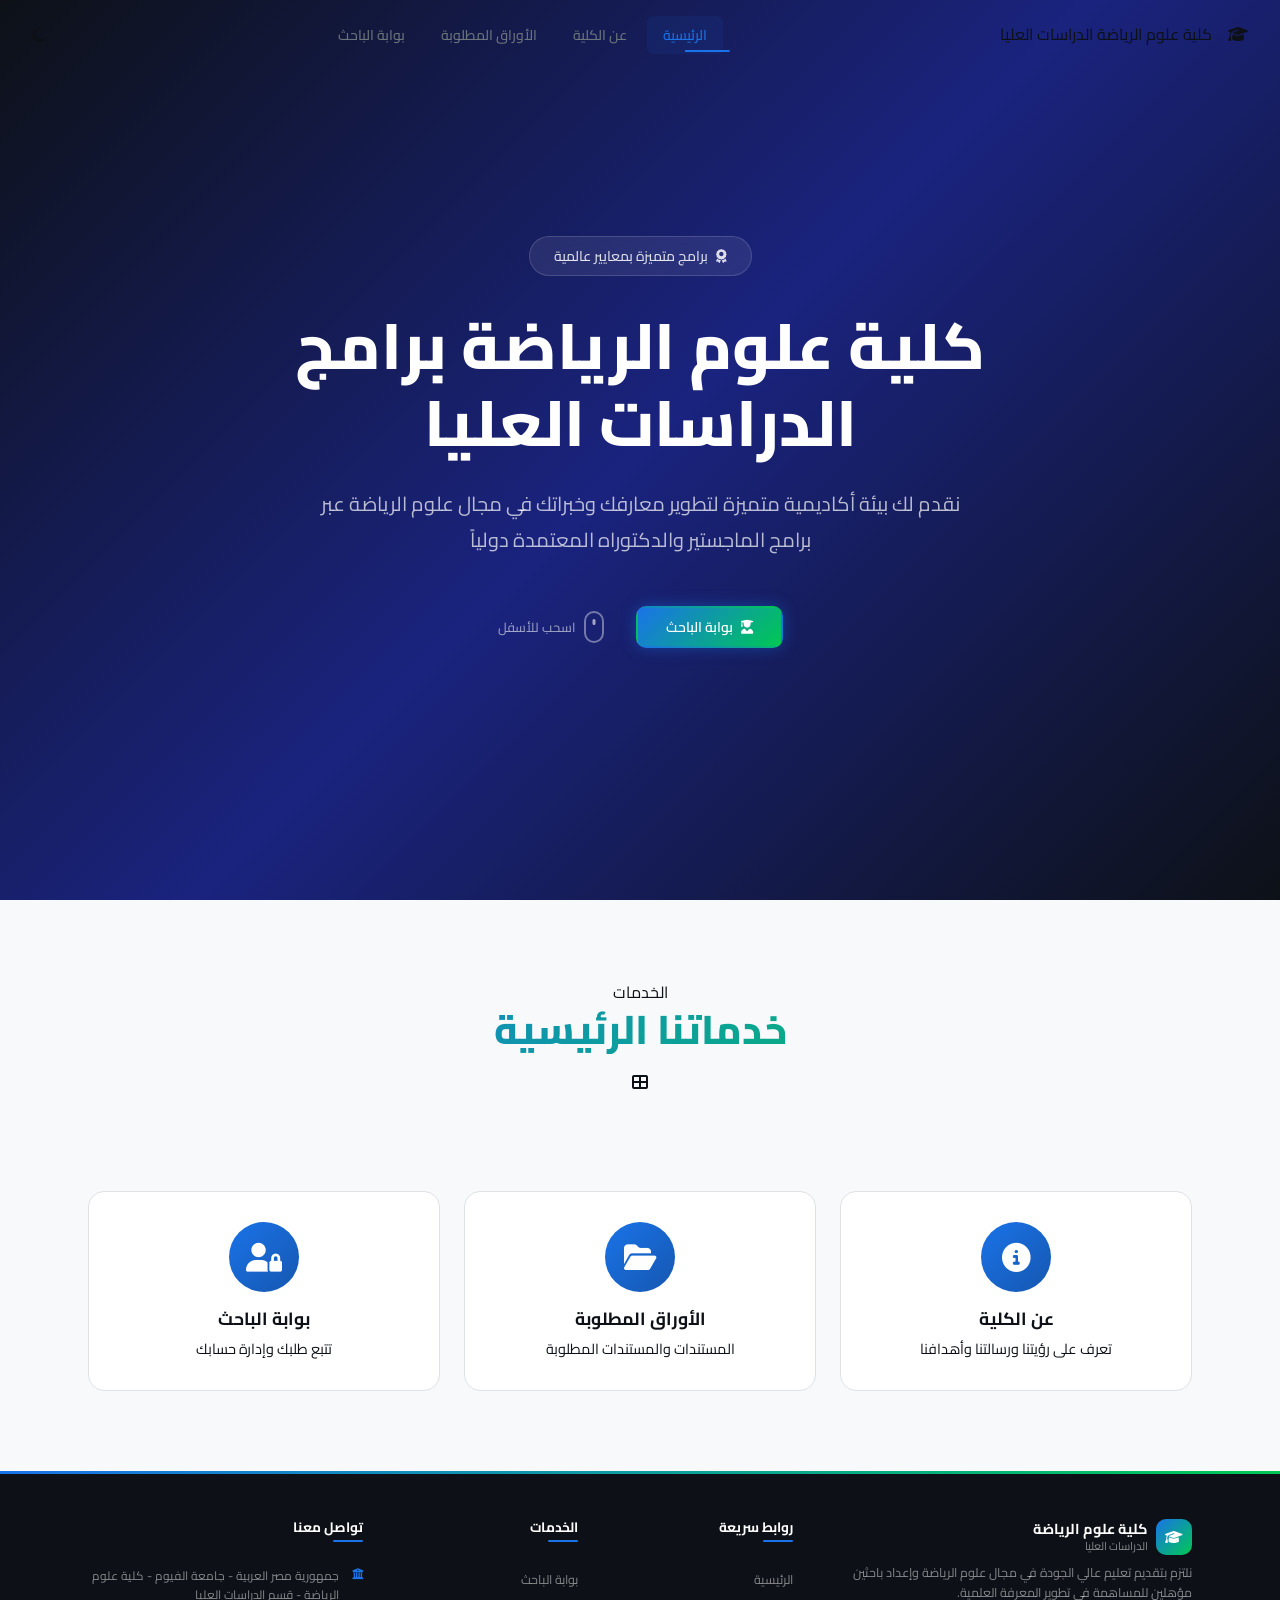
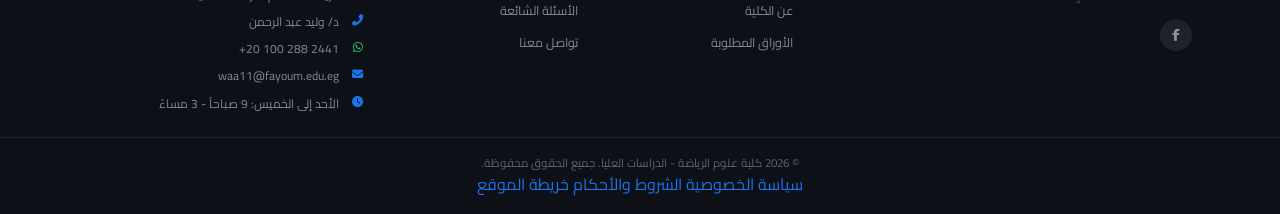
<file: index.html>
<!DOCTYPE html>
<html lang="ar" dir="rtl">
<head>
    <meta charset="UTF-8">
    <meta name="viewport" content="width=device-width, initial-scale=1.0">
    <title>كلية علوم الرياضة - الدراسات العليا</title>
    <link rel="icon" type="image/svg+xml" href="favicon.svg">
    <link rel="stylesheet" href="css/styles.css">
    <link rel="stylesheet" href="https://cdnjs.cloudflare.com/ajax/libs/font-awesome/6.4.0/css/all.min.css">
    <link href="https://fonts.googleapis.com/css2?family=Cairo:wght@300;400;500;600;700;800;900&family=Tajawal:wght@300;400;500;700;800;900&display=swap" rel="stylesheet">
</head>
<body>
    <div id="app">
        <div id="preloader">
            <div class="loader">
                <div class="loader-ring"></div>
                <div class="loader-ring"></div>
                <div class="loader-ring"></div>
                <div class="loader-text">الدراسات العليا</div>
                <div class="loader-subtext">كلية علوم الرياضة - جامعة الفيوم</div>
            </div>
        </div>
        <div class="page-transition" id="pageTransition">
            <div class="loader">
                <div class="loader-ring"></div>
                <div class="loader-ring"></div>
                <div class="loader-ring"></div>
            </div>
            <div class="loader-text">الدراسات العليا</div>
            <div class="loader-subtext">كلية علوم الرياضة - جامعة الفيوم</div>
        </div>
        <nav class="navbar" id="navbar">
            <div class="nav-container">
                <div class="nav-brand">
                    <div class="brand-icon"><i class="fas fa-graduation-cap"></i></div>
                    <div class="brand-text">
                        <span class="brand-title">كلية علوم الرياضة</span>
                        <span class="brand-subtitle">الدراسات العليا</span>
                    </div>
                </div>
                <div class="nav-menu" id="navMenu">
                    <a href="index.html" class="nav-link active">الرئيسية</a>
                    <a href="pages/about.html" class="nav-link">عن الكلية</a>


                    <a href="pages/documents.html" class="nav-link">الأوراق المطلوبة</a>


                    <a href="pages/portal.html" class="nav-link">بوابة الباحث</a>
                </div>
                <div class="nav-actions">
                    <button class="btn-nav-action" id="themeToggle"><i class="fas fa-moon"></i></button>
                    <button class="hamburger" id="hamburger"><span></span><span></span><span></span></button>
                </div>
            </div>
        </nav>
        <section id="home" class="hero-section">
            <div class="hero-particles" id="heroParticles"></div>
            <div class="hero-overlay"></div>
            <div class="hero-content">
                <div class="hero-badge"><i class="fas fa-award"></i><span>برامج متميزة بمعايير عالمية</span></div>
                <h1 class="hero-title">
                    <span class="title-line">كلية علوم الرياضة</span>
                    <span class="title-highlight">برامج الدراسات العليا</span>
                </h1>
                <p class="hero-description">نقدم لك بيئة أكاديمية متميزة لتطوير معارفك وخبراتك في مجال علوم الرياضة عبر برامج الماجستير والدكتوراه المعتمدة دولياً</p>
                <div class="hero-actions">
                    <button class="btn btn-primary btn-glow" id="heroPortalBtn" onclick="handleHeroPortal()"><i class="fas fa-user-graduate"></i><span>بوابة الباحث</span></button>
                    <div class="scroll-indicator-inline"><div class="mouse"><div class="wheel"></div></div><span>اسحب للأسفل</span></div>
                </div>
            </div>
        </section>
        <section class="section quick-links-section">
            <div class="container">
                <div class="section-header">
                    <span class="section-tag">الخدمات</span>
                    <h2 class="section-title">خدماتنا الرئيسية</h2>
                    <div class="title-divider"><span></span><i class="fas fa-th-large"></i><span></span></div>
                </div>
                <div class="quick-links-grid">
                    <a href="pages/about.html" class="quick-link-card"><div class="quick-link-icon"><i class="fas fa-info-circle"></i></div><h3>عن الكلية</h3><p>تعرف على رؤيتنا ورسالتنا وأهدافنا</p></a>


                    <a href="pages/documents.html" class="quick-link-card"><div class="quick-link-icon"><i class="fas fa-folder-open"></i></div><h3>الأوراق المطلوبة</h3><p>المستندات والمستندات المطلوبة</p></a>


                    <a href="pages/portal.html" class="quick-link-card"><div class="quick-link-icon"><i class="fas fa-user-lock"></i></div><h3>بوابة الباحث</h3><p>تتبع طلبك وإدارة حسابك</p></a>
                </div>
            </div>
        </section>
        <footer class="footer">
            <div class="footer-top">
                <div class="container">
                    <div class="footer-grid">
                        <div class="footer-col">
                            <div class="footer-brand"><div class="brand-icon"><i class="fas fa-graduation-cap"></i></div><div class="brand-text"><span class="brand-title">كلية علوم الرياضة</span><span class="brand-subtitle">الدراسات العليا</span></div></div>
                            <p class="footer-desc">نلتزم بتقديم تعليم عالي الجودة في مجال علوم الرياضة وإعداد باحثين مؤهلين للمساهمة في تطوير المعرفة العلمية.</p>
                            <div class="footer-social">
                                <a href="https://www.facebook.com/share/18Cez4gXuU/" class="social-link" target="_blank"><i class="fab fa-facebook-f"></i></a>
                            </div>
                        </div>
                        <div class="footer-col">
                            <h4>روابط سريعة</h4>
                            <ul class="footer-links">
                                <li><a href="index.html">الرئيسية</a></li>
                                <li><a href="pages/about.html">عن الكلية</a></li>


                                <li><a href="pages/documents.html">الأوراق المطلوبة</a></li>
                            </ul>
                        </div>
                        <div class="footer-col">
                            <h4>الخدمات</h4>
                            <ul class="footer-links">

                                <li><a href="pages/portal.html">بوابة الباحث</a></li>
                                <li><a href="#">الأسئلة الشائعة</a></li>
                                <li><a href="#">تواصل معنا</a></li>
                            </ul>
                        </div>
                        <div class="footer-col">
                            <h4>تواصل معنا</h4>
                            <div class="footer-contact">
                                <div class="contact-item"><i class="fas fa-university"></i><span>جمهورية مصر العربية - جامعة الفيوم - كلية علوم الرياضة - قسم الدراسات العليا</span></div>
                                <div class="contact-item"><i class="fas fa-phone-alt"></i><span>د/ وليد عبد الرحمن</span></div>
                                <div class="contact-item"><i class="fab fa-whatsapp" style="color:#25D366;"></i><a href="https://wa.me/201002882441" target="_blank" dir="ltr" style="color:inherit;text-decoration:none;">+20 100 288 2441</a></div>
                                <div class="contact-item"><i class="fas fa-envelope"></i><a href="https://mail.google.com/mail/?view=cm&fs=1&to=waa11@fayoum.edu.eg" target="_blank" style="color:inherit;text-decoration:none;">waa11@fayoum.edu.eg</a></div>
                                <div class="contact-item"><i class="fas fa-clock"></i><span>الأحد إلى الخميس: 9 صباحاً - 3 مساءً</span></div>
                            </div>
                        </div>
                    </div>
                </div>
            </div>
            <div class="footer-bottom">
                <div class="container">
                    <div class="footer-bottom-content">
                        <p>&copy; 2026 كلية علوم الرياضة - الدراسات العليا. جميع الحقوق محفوظة.</p>
                        <div class="footer-bottom-links">
                            <a href="#">سياسة الخصوصية</a>
                            <a href="#">الشروط والأحكام</a>
                            <a href="#">خريطة الموقع</a>
                        </div>
                    </div>
                </div>
            </div>
        </footer>
        <button class="back-to-top" id="backToTop"><i class="fas fa-chevron-up"></i></button>
    </div>
    <script src="js/app.js"></script>
</body>
</html>
</file>
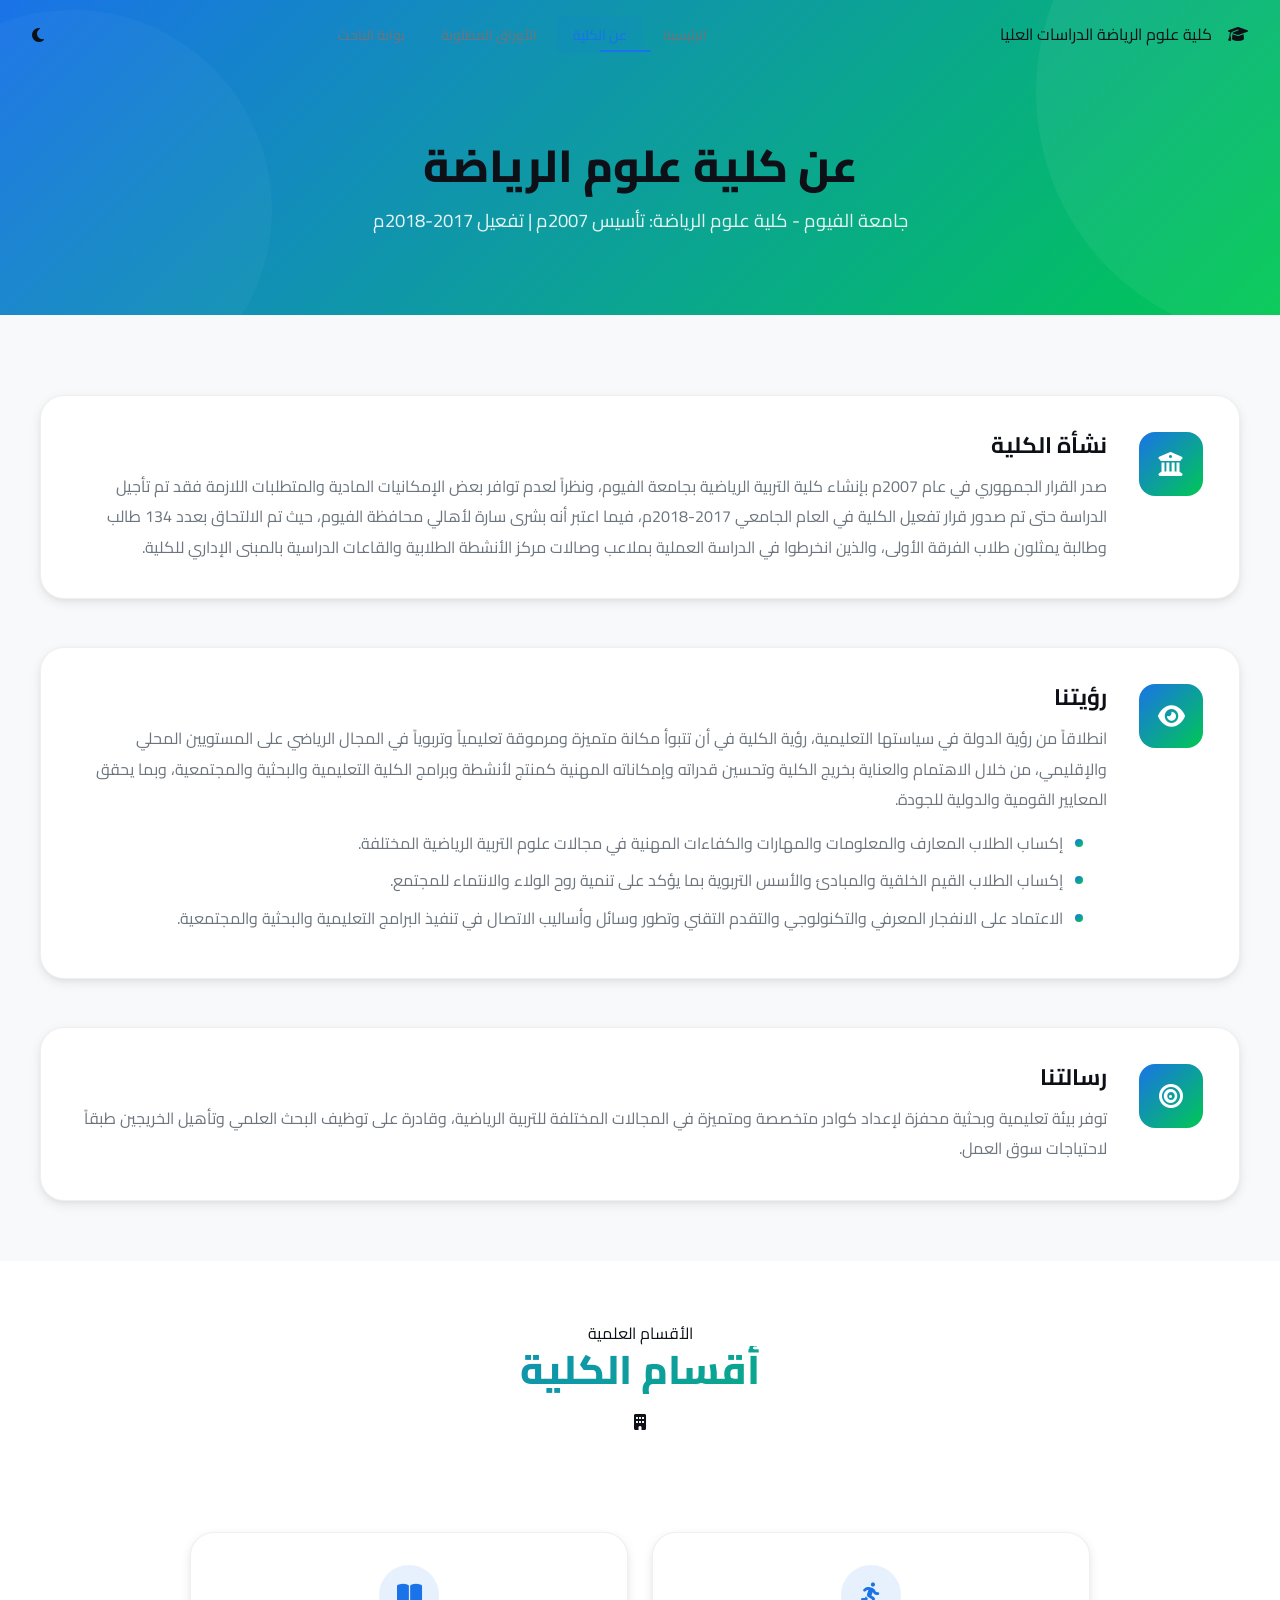
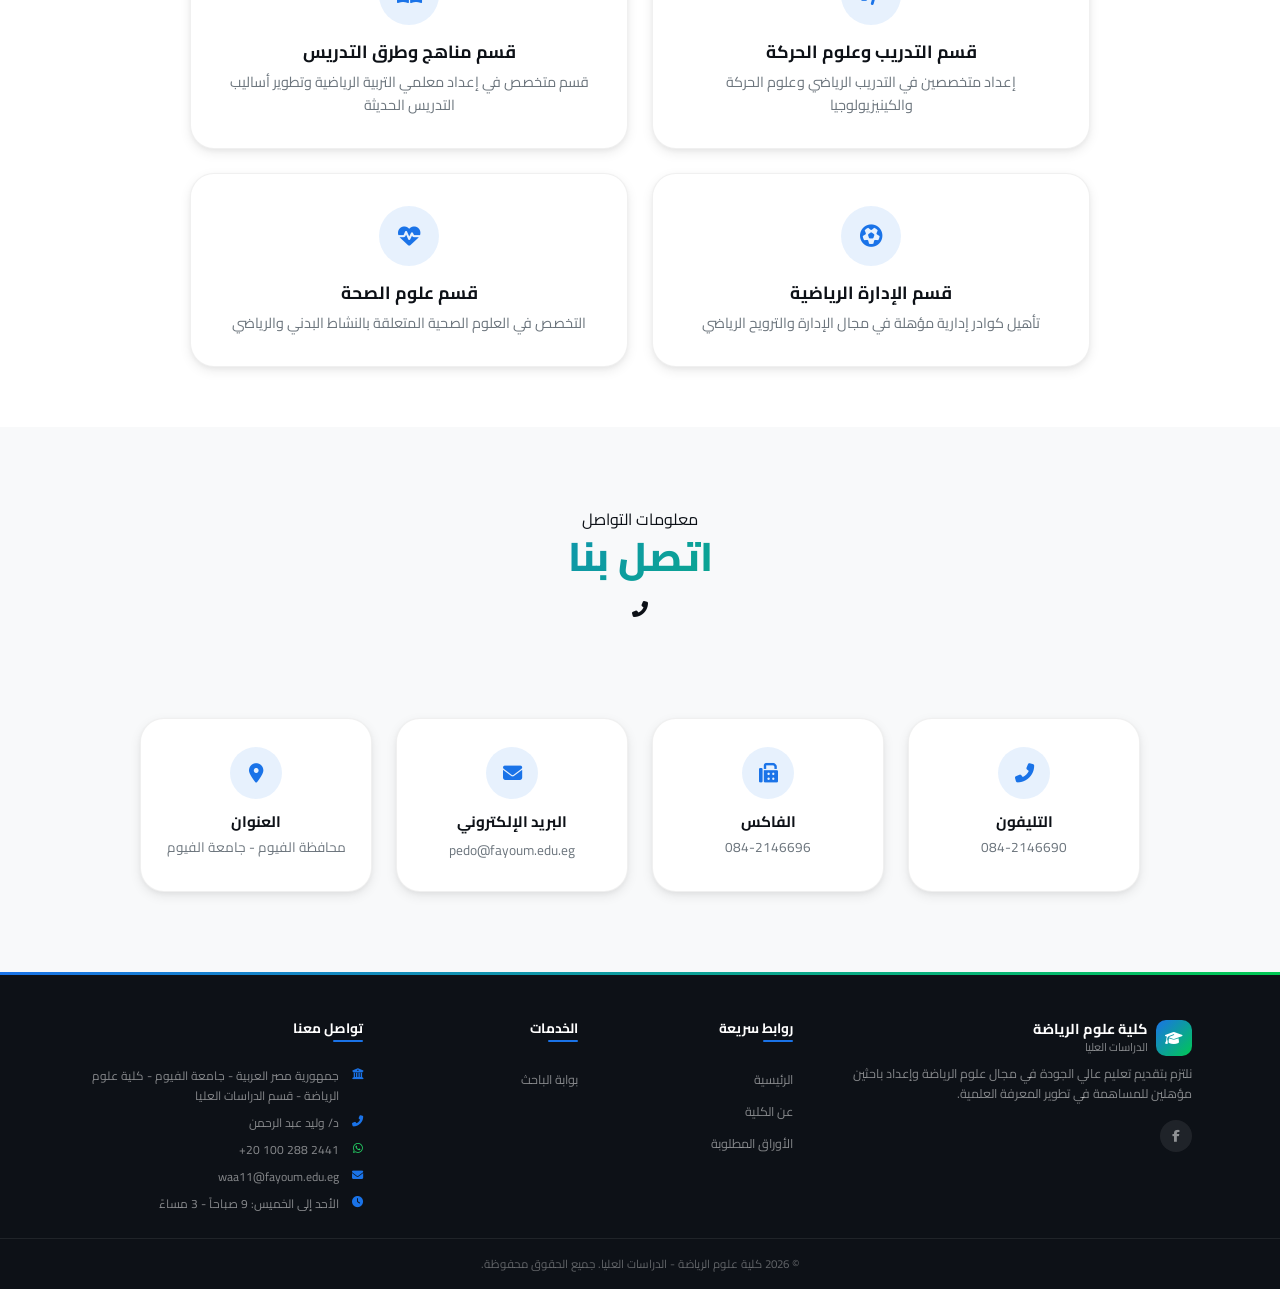
<file: pages/about.html>
<!DOCTYPE html>
<html lang="ar" dir="rtl">
<head>
    <meta charset="UTF-8">
    <meta name="viewport" content="width=device-width, initial-scale=1.0">
    <title>عن الكلية - كلية علوم الرياضة | الدراسات العليا</title>
    <link rel="icon" type="image/svg+xml" href="../favicon.svg">
    <link rel="stylesheet" href="../css/styles.css">
    <link rel="stylesheet" href="https://cdnjs.cloudflare.com/ajax/libs/font-awesome/6.4.0/css/all.min.css">
    <link href="https://fonts.googleapis.com/css2?family=Cairo:wght@300;400;500;600;700;800;900&family=Tajawal:wght@300;400;500;700;800;900&display=swap" rel="stylesheet">
    <style>
        .about-hero {
            background: var(--gradient-primary);
            color: var(--color-white);
            padding: 140px 0 80px;
            text-align: center;
            position: relative;
            overflow: hidden;
        }
        .about-hero::before {
            content: '';
            position: absolute;
            top: -50%;
            right: -20%;
            width: 500px;
            height: 500px;
            border-radius: 50%;
            background: rgba(255,255,255,0.05);
        }
        .about-hero::after {
            content: '';
            position: absolute;
            bottom: -30%;
            left: -10%;
            width: 400px;
            height: 400px;
            border-radius: 50%;
            background: rgba(255,255,255,0.03);
        }
        .about-hero h1 {
            font-size: 2.8rem;
            font-weight: 800;
            margin-bottom: 12px;
            position: relative;
            z-index: 1;
        }
        .about-hero p {
            font-size: 1.15rem;
            opacity: 0.9;
            max-width: 600px;
            margin: 0 auto;
            position: relative;
            z-index: 1;
        }

        .about-sections {
            display: flex;
            flex-direction: column;
            gap: 48px;
            padding: 80px 0 60px;
        }

        .about-block {
            display: grid;
            grid-template-columns: auto 1fr;
            gap: 32px;
            align-items: start;
            background: var(--bg-card);
            border: 1px solid var(--card-border);
            border-radius: var(--border-radius-xl);
            padding: 36px;
            box-shadow: var(--shadow-md);
            transition: all 0.3s ease;
        }
        .about-block:hover {
            box-shadow: var(--shadow-xl);
            transform: translateY(-2px);
        }
        .about-block-icon {
            width: 64px;
            height: 64px;
            min-width: 64px;
            border-radius: var(--border-radius-lg);
            background: var(--gradient-primary);
            display: flex;
            align-items: center;
            justify-content: center;
            color: var(--color-white);
            font-size: 1.5rem;
        }
        .about-block-content h3 {
            font-size: 1.4rem;
            font-weight: 700;
            margin-bottom: 12px;
            color: var(--text-primary);
        }
        .about-block-content p {
            color: var(--text-secondary);
            line-height: 1.9;
            font-size: 1rem;
        }
        .about-block-content ul {
            margin-top: 16px;
            padding-right: 24px;
            list-style: none;
        }
        .about-block-content ul li {
            position: relative;
            padding-right: 20px;
            margin-bottom: 10px;
            color: var(--text-secondary);
            line-height: 1.7;
        }
        .about-block-content ul li::before {
            content: '';
            position: absolute;
            right: 0;
            top: 9px;
            width: 8px;
            height: 8px;
            border-radius: 50%;
            background: var(--gradient-primary);
        }

        .dept-section {
            padding: 60px 0;
            background: var(--bg-secondary);
        }
        .dept-grid {
            display: grid;
            grid-template-columns: repeat(2, 1fr);
            gap: 24px;
            max-width: 900px;
            margin: 0 auto;
        }
        .dept-card {
            background: var(--bg-card);
            border: 1px solid var(--card-border);
            border-radius: var(--border-radius-xl);
            padding: 32px;
            text-align: center;
            box-shadow: var(--shadow-md);
            transition: all 0.3s ease;
        }
        .dept-card:hover {
            box-shadow: var(--shadow-xl);
            transform: translateY(-4px);
        }
        .dept-card-icon {
            width: 60px;
            height: 60px;
            border-radius: 50%;
            background: rgba(var(--color-primary-rgb), 0.1);
            display: flex;
            align-items: center;
            justify-content: center;
            margin: 0 auto 16px;
            font-size: 1.4rem;
            color: var(--color-primary);
        }
        .dept-card h4 {
            font-size: 1.1rem;
            font-weight: 700;
            margin-bottom: 8px;
            color: var(--text-primary);
        }
        .dept-card p {
            font-size: 0.9rem;
            color: var(--text-secondary);
            line-height: 1.6;
        }

        .contact-section {
            padding: 80px 0;
        }
        .contact-grid {
            display: grid;
            grid-template-columns: repeat(4, 1fr);
            gap: 24px;
            max-width: 1000px;
            margin: 0 auto;
        }
        .contact-card {
            background: var(--bg-card);
            border: 1px solid var(--card-border);
            border-radius: var(--border-radius-xl);
            padding: 28px 20px;
            text-align: center;
            box-shadow: var(--shadow-md);
            transition: all 0.3s ease;
        }
        .contact-card:hover {
            box-shadow: var(--shadow-xl);
            transform: translateY(-4px);
        }
        .contact-card-icon {
            width: 52px;
            height: 52px;
            border-radius: 50%;
            background: rgba(var(--color-primary-rgb), 0.1);
            display: flex;
            align-items: center;
            justify-content: center;
            margin: 0 auto 14px;
            font-size: 1.2rem;
            color: var(--color-primary);
        }
        .contact-card h4 {
            font-size: 0.95rem;
            font-weight: 700;
            margin-bottom: 6px;
            color: var(--text-primary);
        }
        .contact-card p,
        .contact-card a {
            font-size: 0.85rem;
            color: var(--text-secondary);
            line-height: 1.5;
        }
        .contact-card a:hover {
            color: var(--color-primary);
        }

        @media (max-width: 768px) {
            .about-hero h1 { font-size: 2rem; }
            .about-block {
                grid-template-columns: 1fr;
                text-align: center;
            }
            .about-block-icon { margin: 0 auto; }
            .about-block-content ul { padding-right: 0; }
            .about-block-content ul li { padding-right: 0; text-align: right; }
            .dept-grid { grid-template-columns: 1fr; }
            .contact-grid { grid-template-columns: 1fr 1fr; }
        }
        @media (max-width: 480px) {
            .contact-grid { grid-template-columns: 1fr; }
        }
    </style>
</head>
<body>
    <div id="app">
        <div id="preloader">
            <div class="loader">
                <div class="loader-ring"></div>
                <div class="loader-ring"></div>
                <div class="loader-ring"></div>
                <div class="loader-text">الدراسات العليا</div>
                <div class="loader-subtext">كلية علوم الرياضة - جامعة الفيوم</div>
            </div>
        </div>
        <div class="page-transition" id="pageTransition">
            <div class="loader">
                <div class="loader-ring"></div>
                <div class="loader-ring"></div>
                <div class="loader-ring"></div>
            </div>
            <div class="loader-text">الدراسات العليا</div>
            <div class="loader-subtext">كلية علوم الرياضة - جامعة الفيوم</div>
        </div>

        <nav class="navbar" id="navbar">
            <div class="nav-container">
                <div class="nav-brand">
                    <div class="brand-icon"><i class="fas fa-graduation-cap"></i></div>
                    <div class="brand-text">
                        <span class="brand-title">كلية علوم الرياضة</span>
                        <span class="brand-subtitle">الدراسات العليا</span>
                    </div>
                </div>
                <div class="nav-menu" id="navMenu">
                    <a href="../index.html" class="nav-link">الرئيسية</a>
                    <a href="about.html" class="nav-link active">عن الكلية</a>
                    <a href="documents.html" class="nav-link">الأوراق المطلوبة</a>
                    <a href="portal.html" class="nav-link">بوابة الباحث</a>
                </div>
                <div class="nav-actions">
                    <button class="btn-nav-action" id="themeToggle"><i class="fas fa-moon"></i></button>
                    <button class="hamburger" id="hamburger"><span></span><span></span><span></span></button>
                </div>
            </div>
        </nav>

        <div class="about-hero">
            <div class="container">
                <h1>عن كلية علوم الرياضة</h1>
                <p>جامعة الفيوم - كلية علوم الرياضة: تأسيس 2007م | تفعيل 2017-2018م</p>
            </div>
        </div>

        <section class="about-sections container">
            <div class="about-block">
                <div class="about-block-icon"><i class="fas fa-university"></i></div>
                <div class="about-block-content">
                    <h3>نشأة الكلية</h3>
                    <p>صدر القرار الجمهوري في عام 2007م بإنشاء كلية التربية الرياضية بجامعة الفيوم، ونظراً لعدم توافر بعض الإمكانيات المادية والمتطلبات اللازمة فقد تم تأجيل الدراسة حتى تم صدور قرار تفعيل الكلية في العام الجامعي 2017-2018م، فيما اعتبر أنه بشرى سارة لأهالي محافظة الفيوم، حيث تم الالتحاق بعدد 134 طالب وطالبة يمثلون طلاب الفرقة الأولى، والذين انخرطوا في الدراسة العملية بملاعب وصالات مركز الأنشطة الطلابية والقاعات الدراسية بالمبنى الإداري للكلية.</p>
                </div>
            </div>

            <div class="about-block">
                <div class="about-block-icon"><i class="fas fa-eye"></i></div>
                <div class="about-block-content">
                    <h3>رؤيتنا</h3>
                    <p>انطلاقاً من رؤية الدولة في سياستها التعليمية، رؤية الكلية في أن تتبوأ مكانة متميزة ومرموقة تعليمياً وتربوياً في المجال الرياضي على المستويين المحلي والإقليمي، من خلال الاهتمام والعناية بخريج الكلية وتحسين قدراته وإمكاناته المهنية كمنتج لأنشطة وبرامج الكلية التعليمية والبحثية والمجتمعية، وبما يحقق المعايير القومية والدولية للجودة.</p>
                    <ul>
                        <li>إكساب الطلاب المعارف والمعلومات والمهارات والكفاءات المهنية في مجالات علوم التربية الرياضية المختلفة.</li>
                        <li>إكساب الطلاب القيم الخلقية والمبادئ والأسس التربوية بما يؤكد على تنمية روح الولاء والانتماء للمجتمع.</li>
                        <li>الاعتماد على الانفجار المعرفي والتكنولوجي والتقدم التقني وتطور وسائل وأساليب الاتصال في تنفيذ البرامج التعليمية والبحثية والمجتمعية.</li>
                    </ul>
                </div>
            </div>

            <div class="about-block">
                <div class="about-block-icon"><i class="fas fa-bullseye"></i></div>
                <div class="about-block-content">
                    <h3>رسالتنا</h3>
                    <p>توفر بيئة تعليمية وبحثية محفزة لإعداد كوادر متخصصة ومتميزة في المجالات المختلفة للتربية الرياضية، وقادرة على توظيف البحث العلمي وتأهيل الخريجين طبقاً لاحتياجات سوق العمل.</p>
                </div>
            </div>
        </section>

        <section class="dept-section">
            <div class="container">
                <div class="section-header">
                    <span class="section-tag">الأقسام العلمية</span>
                    <h2 class="section-title">أقسام الكلية</h2>
                    <div class="title-divider"><span></span><i class="fas fa-building"></i><span></span></div>
                </div>
                <div class="dept-grid">
                    <div class="dept-card">
                        <div class="dept-card-icon"><i class="fas fa-running"></i></div>
                        <h4>قسم التدريب وعلوم الحركة</h4>
                        <p>إعداد متخصصين في التدريب الرياضي وعلوم الحركة والكينيزيولوجيا</p>
                    </div>
                    <div class="dept-card">
                        <div class="dept-card-icon"><i class="fas fa-book-open"></i></div>
                        <h4>قسم مناهج وطرق التدريس</h4>
                        <p>قسم متخصص في إعداد معلمي التربية الرياضية وتطوير أساليب التدريس الحديثة</p>
                    </div>
                    <div class="dept-card">
                        <div class="dept-card-icon"><i class="fas fa-futbol"></i></div>
                        <h4>قسم الإدارة الرياضية</h4>
                        <p>تأهيل كوادر إدارية مؤهلة في مجال الإدارة والترويح الرياضي</p>
                    </div>
                    <div class="dept-card">
                        <div class="dept-card-icon"><i class="fas fa-heartbeat"></i></div>
                        <h4>قسم علوم الصحة</h4>
                        <p>التخصص في العلوم الصحية المتعلقة بالنشاط البدني والرياضي</p>
                    </div>
                </div>
            </div>
        </section>

        <section class="contact-section">
            <div class="container">
                <div class="section-header">
                    <span class="section-tag">معلومات التواصل</span>
                    <h2 class="section-title">اتصل بنا</h2>
                    <div class="title-divider"><span></span><i class="fas fa-phone-alt"></i><span></span></div>
                </div>
                <div class="contact-grid">
                    <div class="contact-card">
                        <div class="contact-card-icon"><i class="fas fa-phone-alt"></i></div>
                        <h4>التليفون</h4>
                        <p dir="ltr">084-2146690</p>
                    </div>
                    <div class="contact-card">
                        <div class="contact-card-icon"><i class="fas fa-fax"></i></div>
                        <h4>الفاكس</h4>
                        <p dir="ltr">084-2146696</p>
                    </div>
                    <div class="contact-card">
                        <div class="contact-card-icon"><i class="fas fa-envelope"></i></div>
                        <h4>البريد الإلكتروني</h4>
                        <a href="https://mail.google.com/mail/?view=cm&fs=1&to=pedo@fayoum.edu.eg" target="_blank">pedo@fayoum.edu.eg</a>
                    </div>
                    <div class="contact-card">
                        <div class="contact-card-icon"><i class="fas fa-map-marker-alt"></i></div>
                        <h4>العنوان</h4>
                        <p>محافظة الفيوم - جامعة الفيوم</p>
                    </div>
                </div>
            </div>
        </section>

        <footer class="footer">
            <div class="footer-top">
                <div class="container">
                    <div class="footer-grid">
                        <div class="footer-col">
                            <div class="footer-brand">
                                <div class="brand-icon"><i class="fas fa-graduation-cap"></i></div>
                                <div class="brand-text">
                                    <span class="brand-title">كلية علوم الرياضة</span>
                                    <span class="brand-subtitle">الدراسات العليا</span>
                                </div>
                            </div>
                            <p class="footer-desc">نلتزم بتقديم تعليم عالي الجودة في مجال علوم الرياضة وإعداد باحثين مؤهلين للمساهمة في تطوير المعرفة العلمية.</p>
                            <div class="footer-social">
                                <a href="https://www.facebook.com/share/18Cez4gXuU/" class="social-link" target="_blank"><i class="fab fa-facebook-f"></i></a>
                            </div>
                        </div>
                        <div class="footer-col">
                            <h4>روابط سريعة</h4>
                            <ul class="footer-links">
                                <li><a href="../index.html">الرئيسية</a></li>
                                <li><a href="about.html">عن الكلية</a></li>
                                <li><a href="documents.html">الأوراق المطلوبة</a></li>
                            </ul>
                        </div>
                        <div class="footer-col">
                            <h4>الخدمات</h4>
                            <ul class="footer-links">
                                <li><a href="portal.html">بوابة الباحث</a></li>
                            </ul>
                        </div>
                        <div class="footer-col">
                            <h4>تواصل معنا</h4>
                            <div class="footer-contact">
                                <div class="contact-item"><i class="fas fa-university"></i><span>جمهورية مصر العربية - جامعة الفيوم - كلية علوم الرياضة - قسم الدراسات العليا</span></div>
                                <div class="contact-item"><i class="fas fa-phone-alt"></i><span>د/ وليد عبد الرحمن</span></div>
                                <div class="contact-item"><i class="fab fa-whatsapp" style="color:#25D366;"></i><a href="https://wa.me/201002882441" target="_blank" dir="ltr" style="color:inherit;text-decoration:none;">+20 100 288 2441</a></div>
                                <div class="contact-item"><i class="fas fa-envelope"></i><a href="https://mail.google.com/mail/?view=cm&fs=1&to=waa11@fayoum.edu.eg" target="_blank" style="color:inherit;text-decoration:none;">waa11@fayoum.edu.eg</a></div>
                                <div class="contact-item"><i class="fas fa-clock"></i><span>الأحد إلى الخميس: 9 صباحاً - 3 مساءً</span></div>
                            </div>
                        </div>
                    </div>
                </div>
            </div>
            <div class="footer-bottom">
                <div class="container">
                    <p>&copy; 2026 كلية علوم الرياضة - الدراسات العليا. جميع الحقوق محفوظة.</p>
                </div>
            </div>
        </footer>
        <button class="back-to-top" id="backToTop"><i class="fas fa-chevron-up"></i></button>
    </div>
    <script src="../js/app.js"></script>
</body>
</html>
</file>
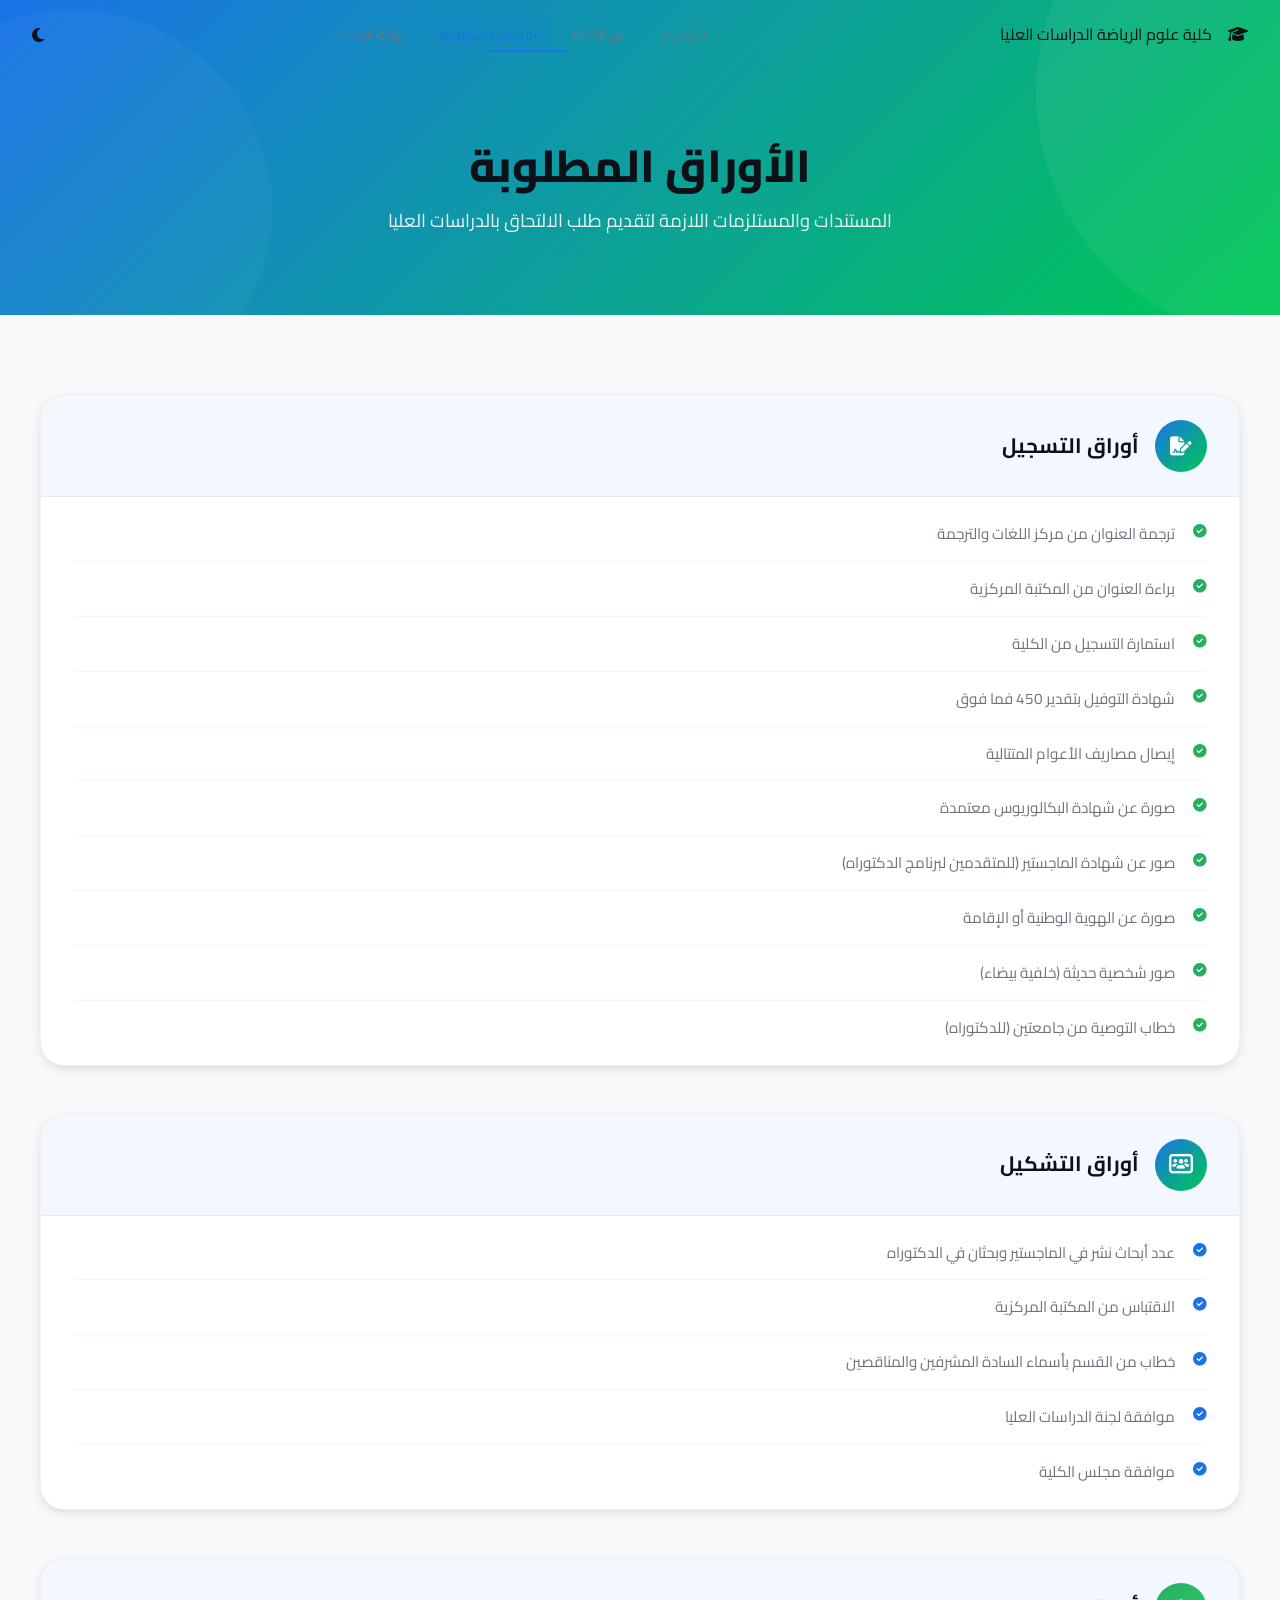
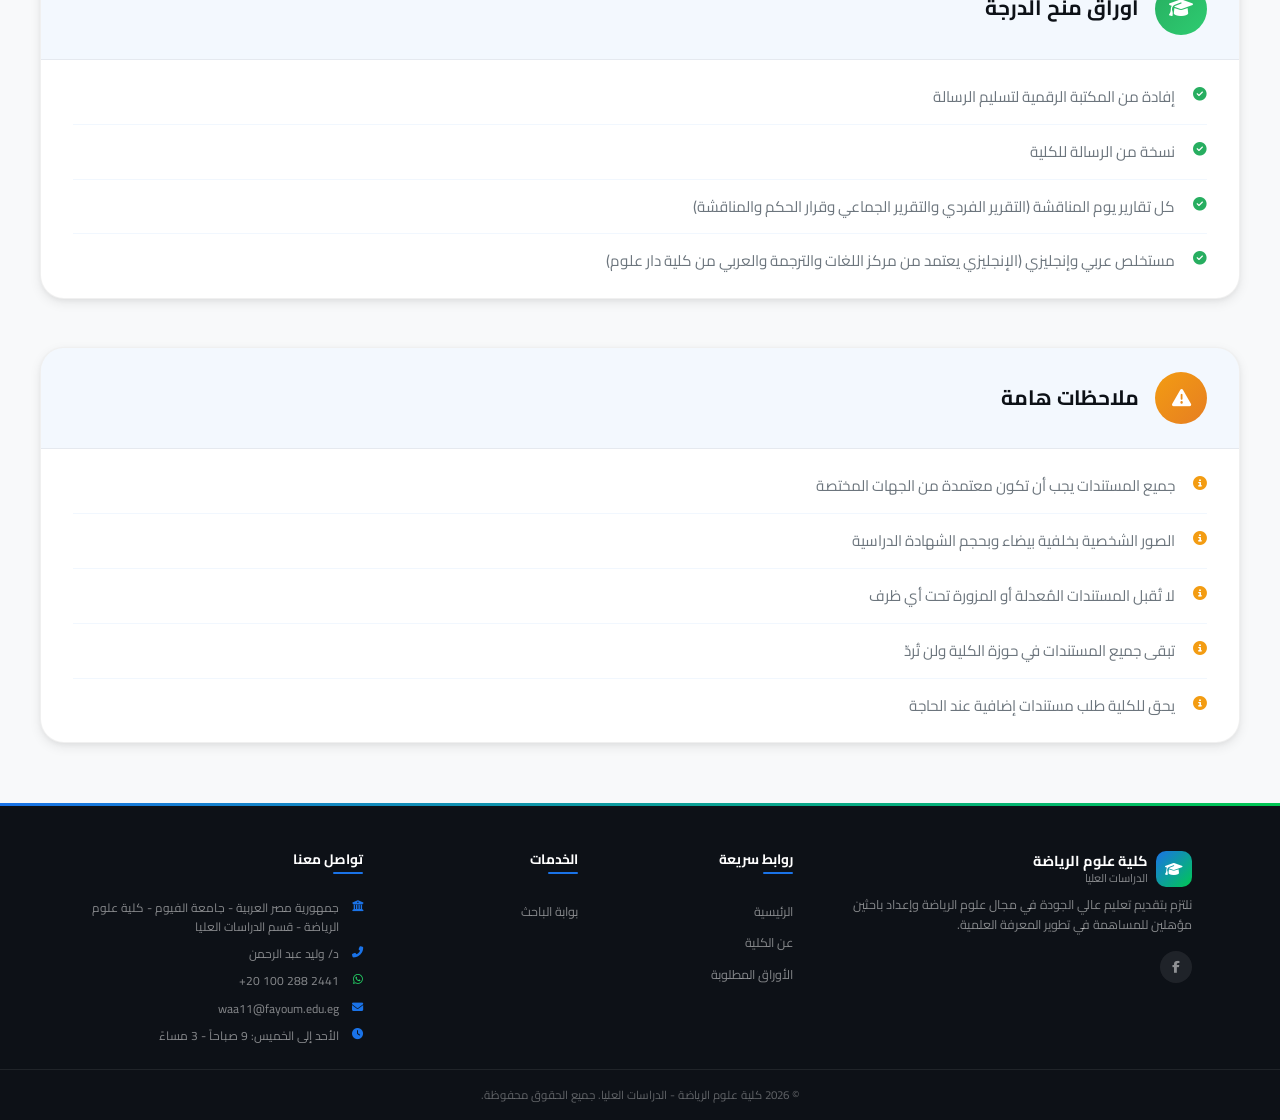
<file: pages/documents.html>
<!DOCTYPE html>
<html lang="ar" dir="rtl">
<head>
    <meta charset="UTF-8">
    <meta name="viewport" content="width=device-width, initial-scale=1.0">
    <title>الأوراق المطلوبة - كلية علوم الرياضة | الدراسات العليا</title>
    <link rel="icon" type="image/svg+xml" href="../favicon.svg">
    <link rel="stylesheet" href="../css/styles.css">
    <link rel="stylesheet" href="https://cdnjs.cloudflare.com/ajax/libs/font-awesome/6.4.0/css/all.min.css">
    <link href="https://fonts.googleapis.com/css2?family=Cairo:wght@300;400;500;600;700;800;900&family=Tajawal:wght@300;400;500;700;800;900&display=swap" rel="stylesheet">
    <style>
        .page-hero {
            background: var(--gradient-primary);
            color: var(--color-white);
            padding: 140px 0 80px;
            text-align: center;
            position: relative;
            overflow: hidden;
        }
        .page-hero::before {
            content: '';
            position: absolute;
            top: -50%;
            right: -20%;
            width: 500px;
            height: 500px;
            border-radius: 50%;
            background: rgba(255,255,255,0.05);
        }
        .page-hero::after {
            content: '';
            position: absolute;
            bottom: -30%;
            left: -10%;
            width: 400px;
            height: 400px;
            border-radius: 50%;
            background: rgba(255,255,255,0.03);
        }
        .page-hero h1 {
            font-size: 2.8rem;
            font-weight: 800;
            margin-bottom: 12px;
            position: relative;
            z-index: 1;
        }
        .page-hero p {
            font-size: 1.15rem;
            opacity: 0.9;
            max-width: 600px;
            margin: 0 auto;
            position: relative;
            z-index: 1;
        }

        .doc-blocks {
            display: flex;
            flex-direction: column;
            gap: 48px;
            padding: 80px 0 60px;
        }

        .doc-block {
            background: var(--bg-card);
            border: 1px solid var(--card-border);
            border-radius: var(--border-radius-xl);
            overflow: hidden;
            box-shadow: var(--shadow-md);
            transition: all 0.3s ease;
        }
        .doc-block:hover {
            box-shadow: var(--shadow-xl);
            transform: translateY(-2px);
        }

        .doc-block-header {
            display: flex;
            align-items: center;
            gap: 16px;
            padding: 24px 32px;
            background: rgba(var(--color-primary-rgb), 0.05);
            border-bottom: 1px solid var(--card-border);
        }
        .doc-block-icon {
            width: 52px;
            height: 52px;
            min-width: 52px;
            border-radius: 50%;
            background: var(--gradient-primary);
            display: flex;
            align-items: center;
            justify-content: center;
            color: var(--color-white);
            font-size: 1.2rem;
        }
        .doc-block-header h3 {
            font-size: 1.3rem;
            font-weight: 700;
            color: var(--text-primary);
        }

        .doc-block-body {
            padding: 24px 32px;
        }

        .doc-list {
            display: flex;
            flex-direction: column;
            gap: 0;
        }

        .doc-item {
            display: flex;
            align-items: flex-start;
            gap: 12px;
            padding: 14px 0;
            border-bottom: 1px solid rgba(var(--color-primary-rgb), 0.06);
            font-size: 0.95rem;
            color: var(--text-secondary);
            line-height: 1.7;
        }
        .doc-item:last-child {
            border-bottom: none;
            padding-bottom: 0;
        }
        .doc-item:first-child {
            padding-top: 0;
        }
        .doc-item i {
            min-width: 20px;
            margin-top: 4px;
            font-size: 0.85rem;
        }

        .doc-block.note-block .doc-block-icon {
            background: linear-gradient(135deg, #f39c12, #e67e22);
        }
        .doc-block.note-block .doc-item i {
            color: #f39c12;
        }
        .doc-block.reg-block .doc-item i {
            color: #27ae60;
        }
        .doc-block.form-block .doc-item i {
            color: var(--color-primary);
        }
        .doc-block.degree-block .doc-item i {
            color: #27ae60;
        }

        @media (max-width: 768px) {
            .page-hero h1 { font-size: 2rem; }
            .doc-block-header { padding: 20px 24px; }
            .doc-block-body { padding: 20px 24px; }
        }
    </style>
</head>
<body>
    <div id="app">
        <div id="preloader">
            <div class="loader">
                <div class="loader-ring"></div>
                <div class="loader-ring"></div>
                <div class="loader-ring"></div>
                <div class="loader-text">الدراسات العليا</div>
                <div class="loader-subtext">كلية علوم الرياضة - جامعة الفيوم</div>
            </div>
        </div>
        <div class="page-transition" id="pageTransition">
            <div class="loader">
                <div class="loader-ring"></div>
                <div class="loader-ring"></div>
                <div class="loader-ring"></div>
            </div>
            <div class="loader-text">الدراسات العليا</div>
            <div class="loader-subtext">كلية علوم الرياضة - جامعة الفيوم</div>
        </div>

        <nav class="navbar" id="navbar">
            <div class="nav-container">
                <div class="nav-brand">
                    <div class="brand-icon"><i class="fas fa-graduation-cap"></i></div>
                    <div class="brand-text">
                        <span class="brand-title">كلية علوم الرياضة</span>
                        <span class="brand-subtitle">الدراسات العليا</span>
                    </div>
                </div>
                <div class="nav-menu" id="navMenu">
                    <a href="../index.html" class="nav-link">الرئيسية</a>
                    <a href="about.html" class="nav-link">عن الكلية</a>
                    <a href="documents.html" class="nav-link active">الأوراق المطلوبة</a>
                    <a href="portal.html" class="nav-link">بوابة الباحث</a>
                </div>
                <div class="nav-actions">
                    <button class="btn-nav-action" id="themeToggle"><i class="fas fa-moon"></i></button>
                    <button class="hamburger" id="hamburger"><span></span><span></span><span></span></button>
                </div>
            </div>
        </nav>

        <div class="page-hero">
            <div class="container">
                <h1>الأوراق المطلوبة</h1>
                <p>المستندات والمستلزمات اللازمة لتقديم طلب الالتحاق بالدراسات العليا</p>
            </div>
        </div>

        <section class="doc-blocks container">
            <div class="doc-block reg-block">
                <div class="doc-block-header">
                    <div class="doc-block-icon"><i class="fas fa-file-signature"></i></div>
                    <h3>أوراق التسجيل</h3>
                </div>
                <div class="doc-block-body">
                    <div class="doc-list">
                        <div class="doc-item"><i class="fas fa-check-circle"></i><span>ترجمة العنوان من مركز اللغات والترجمة</span></div>
                        <div class="doc-item"><i class="fas fa-check-circle"></i><span>براءة العنوان من المكتبة المركزية</span></div>
                        <div class="doc-item"><i class="fas fa-check-circle"></i><span>استمارة التسجيل من الكلية</span></div>
                        <div class="doc-item"><i class="fas fa-check-circle"></i><span>شهادة التوفيل بتقدير 450 فما فوق</span></div>
                        <div class="doc-item"><i class="fas fa-check-circle"></i><span>إيصال مصاريف الأعوام المتتالية</span></div>
                        <div class="doc-item"><i class="fas fa-check-circle"></i><span>صورة عن شهادة البكالوريوس معتمدة</span></div>
                        <div class="doc-item"><i class="fas fa-check-circle"></i><span>صور عن شهادة الماجستير (للمتقدمين لبرنامج الدكتوراه)</span></div>
                        <div class="doc-item"><i class="fas fa-check-circle"></i><span>صورة عن الهوية الوطنية أو الإقامة</span></div>
                        <div class="doc-item"><i class="fas fa-check-circle"></i><span>صور شخصية حديثة (خلفية بيضاء)</span></div>
                        <div class="doc-item"><i class="fas fa-check-circle"></i><span>خطاب التوصية من جامعتين (للدكتوراه)</span></div>
                    </div>
                </div>
            </div>

            <div class="doc-block form-block">
                <div class="doc-block-header">
                    <div class="doc-block-icon"><i class="fas fa-users-rectangle"></i></div>
                    <h3>أوراق التشكيل</h3>
                </div>
                <div class="doc-block-body">
                    <div class="doc-list">
                        <div class="doc-item"><i class="fas fa-check-circle"></i><span>عدد أبحاث نشر في الماجستير وبحثان في الدكتوراه</span></div>
                        <div class="doc-item"><i class="fas fa-check-circle"></i><span>الاقتباس من المكتبة المركزية</span></div>
                        <div class="doc-item"><i class="fas fa-check-circle"></i><span>خطاب من القسم بأسماء السادة المشرفين والمناقصين</span></div>
                        <div class="doc-item"><i class="fas fa-check-circle"></i><span>موافقة لجنة الدراسات العليا</span></div>
                        <div class="doc-item"><i class="fas fa-check-circle"></i><span>موافقة مجلس الكلية</span></div>
                    </div>
                </div>
            </div>

            <div class="doc-block degree-block">
                <div class="doc-block-header">
                    <div class="doc-block-icon" style="background:linear-gradient(135deg,#27ae60,#2ecc71)"><i class="fas fa-graduation-cap"></i></div>
                    <h3>أوراق منح الدرجة</h3>
                </div>
                <div class="doc-block-body">
                    <div class="doc-list">
                        <div class="doc-item"><i class="fas fa-check-circle"></i><span>إفادة من المكتبة الرقمية لتسليم الرسالة</span></div>
                        <div class="doc-item"><i class="fas fa-check-circle"></i><span>نسخة من الرسالة للكلية</span></div>
                        <div class="doc-item"><i class="fas fa-check-circle"></i><span>كل تقارير يوم المناقشة (التقرير الفردي والتقرير الجماعي وقرار الحكم والمناقشة)</span></div>
                        <div class="doc-item"><i class="fas fa-check-circle"></i><span>مستخلص عربي وإنجليزي (الإنجليزي يعتمد من مركز اللغات والترجمة والعربي من كلية دار علوم)</span></div>
                    </div>
                </div>
            </div>

            <div class="doc-block note-block">
                <div class="doc-block-header">
                    <div class="doc-block-icon"><i class="fas fa-exclamation-triangle"></i></div>
                    <h3>ملاحظات هامة</h3>
                </div>
                <div class="doc-block-body">
                    <div class="doc-list">
                        <div class="doc-item"><i class="fas fa-info-circle"></i><span>جميع المستندات يجب أن تكون معتمدة من الجهات المختصة</span></div>
                        <div class="doc-item"><i class="fas fa-info-circle"></i><span>الصور الشخصية بخلفية بيضاء وبحجم الشهادة الدراسية</span></div>
                        <div class="doc-item"><i class="fas fa-info-circle"></i><span>لا تُقبل المستندات المُعدلة أو المزورة تحت أي ظرف</span></div>
                        <div class="doc-item"><i class="fas fa-info-circle"></i><span>تبقى جميع المستندات في حوزة الكلية ولن تُردّ</span></div>
                        <div class="doc-item"><i class="fas fa-info-circle"></i><span>يحق للكلية طلب مستندات إضافية عند الحاجة</span></div>
                    </div>
                </div>
            </div>
        </section>

        <footer class="footer">
            <div class="footer-top">
                <div class="container">
                    <div class="footer-grid">
                        <div class="footer-col">
                            <div class="footer-brand">
                                <div class="brand-icon"><i class="fas fa-graduation-cap"></i></div>
                                <div class="brand-text">
                                    <span class="brand-title">كلية علوم الرياضة</span>
                                    <span class="brand-subtitle">الدراسات العليا</span>
                                </div>
                            </div>
                            <p class="footer-desc">نلتزم بتقديم تعليم عالي الجودة في مجال علوم الرياضة وإعداد باحثين مؤهلين للمساهمة في تطوير المعرفة العلمية.</p>
                            <div class="footer-social">
                                <a href="https://www.facebook.com/share/18Cez4gXuU/" class="social-link" target="_blank"><i class="fab fa-facebook-f"></i></a>
                            </div>
                        </div>
                        <div class="footer-col">
                            <h4>روابط سريعة</h4>
                            <ul class="footer-links">
                                <li><a href="../index.html">الرئيسية</a></li>
                                <li><a href="about.html">عن الكلية</a></li>
                                <li><a href="documents.html">الأوراق المطلوبة</a></li>
                            </ul>
                        </div>
                        <div class="footer-col">
                            <h4>الخدمات</h4>
                            <ul class="footer-links">
                                <li><a href="portal.html">بوابة الباحث</a></li>
                            </ul>
                        </div>
                        <div class="footer-col">
                            <h4>تواصل معنا</h4>
                            <div class="footer-contact">
                                <div class="contact-item"><i class="fas fa-university"></i><span>جمهورية مصر العربية - جامعة الفيوم - كلية علوم الرياضة - قسم الدراسات العليا</span></div>
                                <div class="contact-item"><i class="fas fa-phone-alt"></i><span>د/ وليد عبد الرحمن</span></div>
                                <div class="contact-item"><i class="fab fa-whatsapp" style="color:#25D366;"></i><a href="https://wa.me/201002882441" target="_blank" dir="ltr" style="color:inherit;text-decoration:none;">+20 100 288 2441</a></div>
                                <div class="contact-item"><i class="fas fa-envelope"></i><a href="https://mail.google.com/mail/?view=cm&fs=1&to=waa11@fayoum.edu.eg" target="_blank" style="color:inherit;text-decoration:none;">waa11@fayoum.edu.eg</a></div>
                                <div class="contact-item"><i class="fas fa-clock"></i><span>الأحد إلى الخميس: 9 صباحاً - 3 مساءً</span></div>
                            </div>
                        </div>
                    </div>
                </div>
            </div>
            <div class="footer-bottom">
                <div class="container">
                    <p>&copy; 2026 كلية علوم الرياضة - الدراسات العليا. جميع الحقوق محفوظة.</p>
                </div>
            </div>
        </footer>
        <button class="back-to-top" id="backToTop"><i class="fas fa-chevron-up"></i></button>
    </div>
    <script src="../js/app.js"></script>
</body>
</html>
</file>
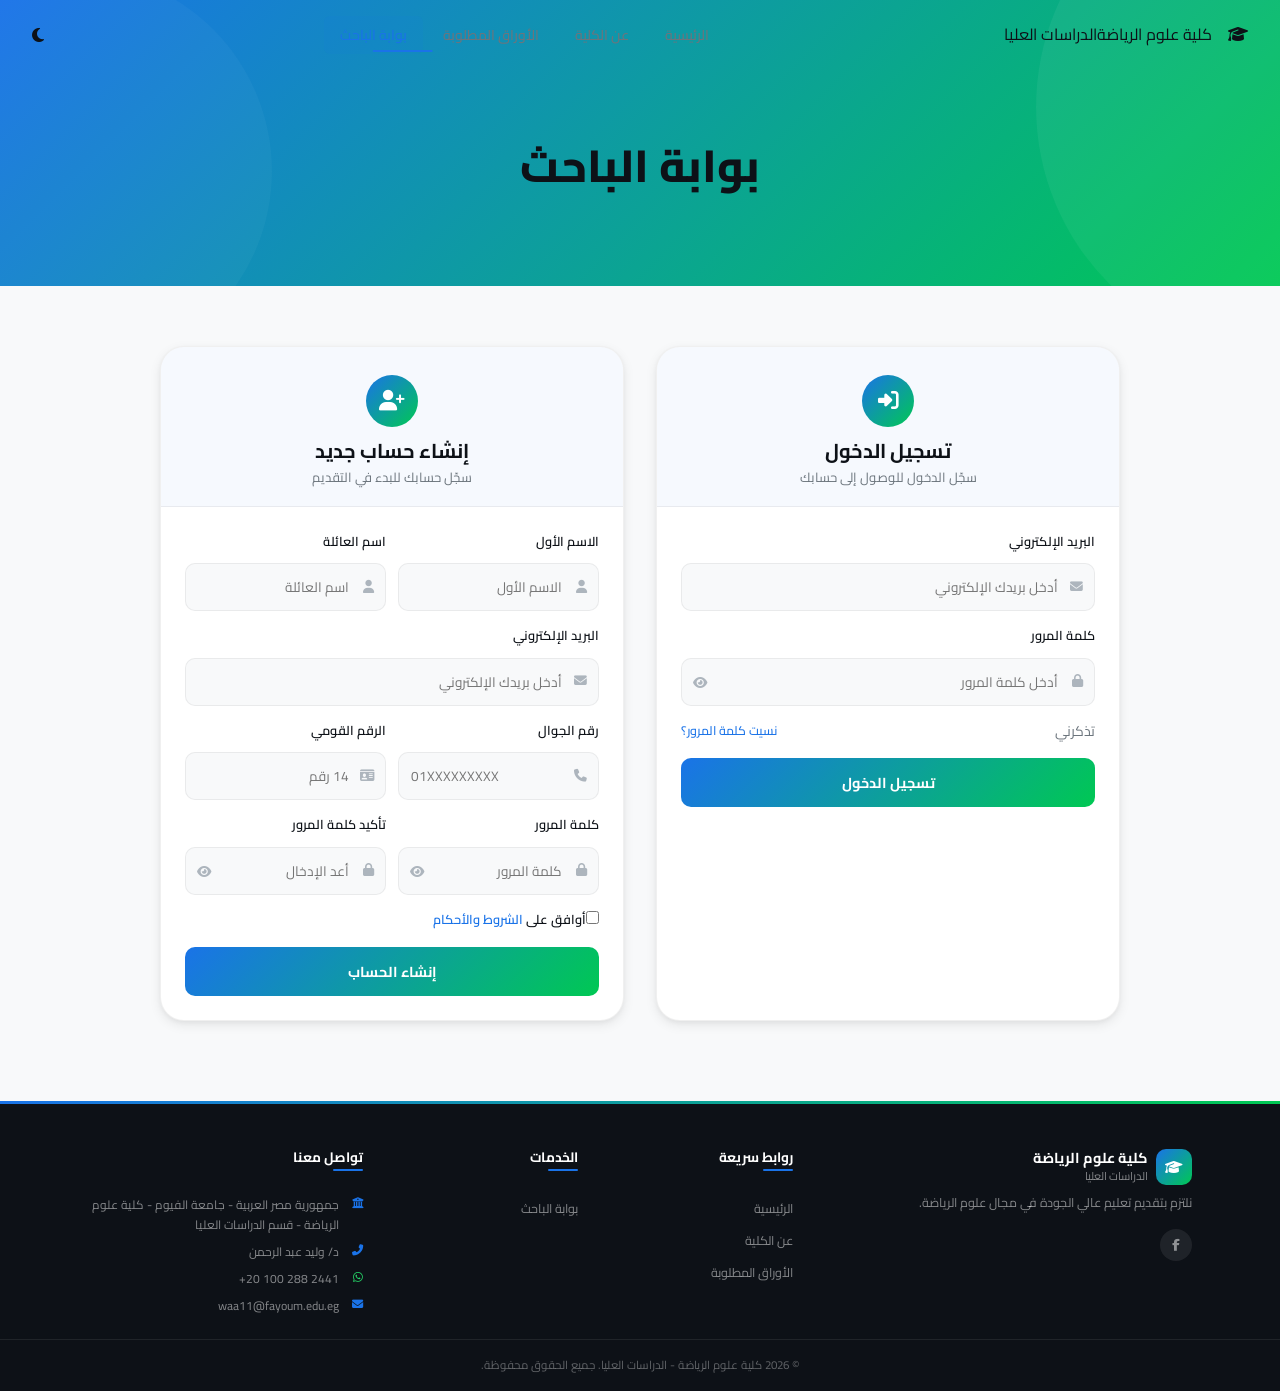
<file: pages/portal.html>
<!DOCTYPE html>
<html lang="ar" dir="rtl">
<head>
    <meta charset="UTF-8">
    <meta name="viewport" content="width=device-width, initial-scale=1.0">
    <title>بوابة الباحث - كلية علوم الرياضة</title>
    <link rel="icon" type="image/svg+xml" href="../favicon.svg">
    <link rel="stylesheet" href="../css/styles.css">
    <link rel="stylesheet" href="https://cdnjs.cloudflare.com/ajax/libs/font-awesome/6.4.0/css/all.min.css">
    <link href="https://fonts.googleapis.com/css2?family=Cairo:wght@300;400;500;600;700;800;900&family=Tajawal:wght@300;400;500;700;800;900&display=swap" rel="stylesheet">
    <style>
        .page-hero{background:var(--gradient-primary);color:#fff;padding:140px 0 80px;text-align:center;position:relative;overflow:hidden}
        .page-hero::before{content:'';position:absolute;top:-50%;right:-20%;width:500px;height:500px;border-radius:50%;background:rgba(255,255,255,.05)}
        .page-hero::after{content:'';position:absolute;bottom:-30%;left:-10%;width:400px;height:400px;border-radius:50%;background:rgba(255,255,255,.03)}
        .page-hero h1{font-size:2.8rem;font-weight:800;margin-bottom:12px;position:relative;z-index:1}
        .page-hero p{font-size:1.15rem;opacity:.9;max-width:600px;margin:0 auto;position:relative;z-index:1}

        .portal-wrap{padding:60px 0 80px}

        .auth-grid{display:grid;grid-template-columns:1fr 1fr;gap:32px;max-width:960px;margin:0 auto}

        .portal-card{background:var(--bg-card);border:1px solid var(--card-border);border-radius:var(--border-radius-xl);box-shadow:var(--shadow-md);overflow:hidden;transition:all .3s}
        .portal-card:hover{box-shadow:var(--shadow-xl)}

        .portal-card-header{text-align:center;padding:28px 24px 18px;background:rgba(var(--color-primary-rgb),.04);border-bottom:1px solid var(--card-border)}
        .portal-card-header .portal-logo{width:52px;height:52px;border-radius:50%;background:var(--gradient-primary);display:flex;align-items:center;justify-content:center;color:#fff;font-size:1.3rem;margin:0 auto 12px}
        .portal-card-header h2{font-size:1.25rem;font-weight:700;color:var(--text-primary);margin-bottom:4px}
        .portal-card-header p{font-size:.82rem;color:var(--text-secondary)}

        .portal-card-body{padding:24px}

        .form-group{margin-bottom:14px}
        .form-group label{display:block;font-size:.8rem;font-weight:600;color:var(--text-primary);margin-bottom:4px}
        .input-icon{position:relative;display:flex;align-items:center}
        .input-icon>i{position:absolute;right:12px;color:var(--text-muted);font-size:.8rem}
        .input-icon input{width:100%;padding:10px 36px 10px 12px;border:1px solid var(--card-border);border-radius:var(--border-radius-md);background:var(--bg-primary);color:var(--text-primary);font-size:.85rem;font-family:inherit;transition:border-color .2s}
        .input-icon input:focus{outline:none;border-color:var(--color-primary)}
        .toggle-password{position:absolute;left:12px;background:none;border:none;color:var(--text-muted);cursor:pointer;font-size:.8rem}

        .form-row{display:grid;grid-template-columns:1fr 1fr;gap:12px}

        .form-options{display:flex;justify-content:space-between;align-items:center;margin-bottom:16px;font-size:.78rem}
        .checkbox-label{display:flex;align-items:center;gap:5px;color:var(--text-secondary);cursor:pointer}
        .checkbox-label input{cursor:pointer}
        .forgot-password{color:var(--color-primary);text-decoration:none;font-weight:500}
        .forgot-password:hover{text-decoration:underline}

        .btn-submit{width:100%;padding:11px;border:none;border-radius:var(--border-radius-md);background:var(--gradient-primary);color:#fff;font-size:.9rem;font-weight:700;font-family:inherit;cursor:pointer;transition:opacity .2s,transform .2s}
        .btn-submit:hover{opacity:.9;transform:translateY(-1px)}

        .form-divider{text-align:center;margin:16px 0;position:relative}
        .form-divider::before{content:'';position:absolute;top:50%;left:0;right:0;height:1px;background:var(--card-border)}
        .form-divider span{position:relative;background:var(--bg-card);padding:0 14px;font-size:.78rem;color:var(--text-muted)}

        .btn-alt{width:100%;padding:10px;border:2px solid var(--card-border);border-radius:var(--border-radius-md);background:transparent;color:var(--text-primary);font-size:.85rem;font-weight:600;font-family:inherit;cursor:pointer;transition:all .2s}
        .btn-alt:hover{border-color:var(--color-primary);color:var(--color-primary)}

        .agreement-label{display:flex;align-items:flex-start;gap:6px;font-size:.78rem;color:var(--text-secondary);cursor:pointer}
        .agreement-label input{margin-top:2px;cursor:pointer}
        .agreement-label a{color:var(--color-primary);text-decoration:none}

        /* Dashboard */
        .dash-grid{display:grid;grid-template-columns:1fr 1fr 1fr 1fr;gap:16px;margin-bottom:24px}
        .dash-card{background:var(--bg-card);border:1px solid var(--card-border);border-radius:var(--border-radius-lg);padding:20px;display:flex;align-items:center;gap:14px;box-shadow:var(--shadow-sm)}
        .dash-card-icon{width:44px;height:44px;min-width:44px;border-radius:50%;background:rgba(var(--color-primary-rgb),.1);display:flex;align-items:center;justify-content:center;color:var(--color-primary);font-size:1rem}
        .dash-card-info h4{font-size:.75rem;color:var(--text-muted);margin-bottom:4px;font-weight:500}
        .dash-card-info p{font-size:.95rem;font-weight:700;color:var(--text-primary);margin:0}

        .status-badge{display:inline-block;padding:4px 12px;border-radius:20px;font-size:.72rem;font-weight:600}
        .status-review{background:rgba(243,156,18,.1);color:#f39c12}

        .dash-row{display:grid;grid-template-columns:1fr 1fr;gap:24px}
        .dash-box{background:var(--bg-card);border:1px solid var(--card-border);border-radius:var(--border-radius-lg);overflow:hidden;box-shadow:var(--shadow-sm)}
        .dash-box-header{padding:16px 20px;border-bottom:1px solid var(--card-border);font-size:.95rem;font-weight:700;color:var(--text-primary)}
        .dash-box-body{padding:16px 20px}

        .activity-list{display:flex;flex-direction:column}
        .activity-item{display:flex;align-items:center;gap:12px;padding:12px 0;border-bottom:1px solid rgba(var(--color-primary-rgb),.06)}
        .activity-item:last-child{border-bottom:none}
        .activity-icon{width:34px;height:34px;min-width:34px;border-radius:50%;background:rgba(var(--color-primary-rgb),.1);display:flex;align-items:center;justify-content:center;color:var(--color-primary);font-size:.75rem}
        .activity-info p{font-size:.85rem;color:var(--text-primary);margin:0}
        .activity-info span{font-size:.72rem;color:var(--text-muted)}

        .msg-item{display:flex;align-items:flex-start;gap:12px;padding:14px 0;border-bottom:1px solid rgba(var(--color-primary-rgb),.06)}
        .msg-item:last-child{border-bottom:none}
        .msg-icon{width:36px;height:36px;min-width:36px;border-radius:50%;background:rgba(var(--color-primary-rgb),.1);display:flex;align-items:center;justify-content:center;color:var(--color-primary);font-size:.8rem}
        .msg-content h5{font-size:.85rem;font-weight:600;color:var(--text-primary);margin-bottom:2px}
        .msg-content p{font-size:.78rem;color:var(--text-secondary);margin:0}
        .msg-date{font-size:.7rem;color:var(--text-muted)}

        /* Sidebar */
        .dashboard-layout{display:grid;grid-template-columns:200px 1fr;gap:0;border:1px solid var(--card-border);border-radius:var(--border-radius-xl);overflow:hidden;background:var(--bg-card);box-shadow:var(--shadow-md)}
        .dashboard-sidebar{border-left:1px solid var(--card-border);background:rgba(var(--color-primary-rgb),.02)}
        .sidebar-menu{list-style:none;padding:12px 0;margin:0}
        .sidebar-item{display:flex;align-items:center;gap:8px;padding:11px 20px;font-size:.85rem;color:var(--text-secondary);cursor:pointer;transition:all .2s;border-right:3px solid transparent}
        .sidebar-item:hover{background:rgba(var(--color-primary-rgb),.05);color:var(--text-primary)}
        .sidebar-item.active{background:rgba(var(--color-primary-rgb),.08);color:var(--color-primary);font-weight:600;border-right-color:var(--color-primary)}
        .sidebar-item i{font-size:.85rem;min-width:18px;text-align:center}

        .dashboard-content{padding:24px}
        .dashboard-tab{display:none}
        .dashboard-tab.active{display:block}
        .dashboard-tab h3{font-size:1.1rem;font-weight:700;margin-bottom:18px;color:var(--text-primary)}

        .dash-header{display:flex;justify-content:space-between;align-items:center;padding:18px 24px;background:rgba(var(--color-primary-rgb),.04);border-bottom:1px solid var(--card-border)}
        .dash-header h2{font-size:1.15rem;font-weight:700;color:var(--text-primary)}
        .dash-header p{font-size:.78rem;color:var(--text-muted);margin-top:2px}
        .btn-logout{display:flex;align-items:center;gap:5px;padding:7px 14px;border:1px solid #e74c3c;border-radius:var(--border-radius-md);background:transparent;color:#e74c3c;font-size:.8rem;font-family:inherit;cursor:pointer;transition:all .2s}
        .btn-logout:hover{background:#e74c3c;color:#fff}

        /* Tables */
        .dash-table{width:100%;border-collapse:collapse;font-size:.82rem}
        .dash-table th{padding:10px 14px;text-align:right;font-weight:600;color:var(--text-muted);border-bottom:2px solid var(--card-border);font-size:.75rem}
        .dash-table td{padding:10px 14px;border-bottom:1px solid rgba(var(--color-primary-rgb),.06);color:var(--text-secondary)}
        .table-badge{display:inline-block;padding:3px 10px;border-radius:12px;font-size:.7rem;font-weight:600}
        .badge-completed{background:rgba(39,174,96,.1);color:#27ae60}
        .badge-pending{background:rgba(243,156,18,.1);color:#f39c12}

        .upload-zone{border:2px dashed var(--card-border);border-radius:var(--border-radius-lg);padding:28px;text-align:center;cursor:pointer;transition:border-color .2s}
        .upload-zone:hover{border-color:var(--color-primary)}
        .upload-zone i{font-size:2rem;color:var(--color-primary);margin-bottom:8px}
        .upload-zone p{font-size:.85rem;color:var(--text-secondary);margin-bottom:4px}
        .upload-zone span{font-size:.72rem;color:var(--text-muted)}

        .settings-form .form-group{margin-bottom:14px}
        .settings-form input{width:100%;padding:10px 14px;border:1px solid var(--card-border);border-radius:var(--border-radius-md);background:var(--bg-primary);color:var(--text-primary);font-size:.85rem;font-family:inherit}
        .settings-form input:focus{outline:none;border-color:var(--color-primary)}
        .btn-save{padding:10px 28px;border:none;border-radius:var(--border-radius-md);background:var(--gradient-primary);color:#fff;font-size:.85rem;font-weight:700;font-family:inherit;cursor:pointer}
        .settings-section{margin-bottom:24px}
        .settings-section h4{font-size:.95rem;font-weight:700;margin-bottom:12px;color:var(--text-primary)}
        .danger-zone{padding:20px;background:rgba(231,76,60,.05);border:1px solid rgba(231,76,60,.2);border-radius:var(--border-radius-lg)}
        .danger-zone h4{color:#e74c3c}

        @media(max-width:900px){
            .auth-grid{grid-template-columns:1fr}
            .dash-grid{grid-template-columns:1fr 1fr}
            .dash-row{grid-template-columns:1fr}
            .dashboard-layout{grid-template-columns:1fr}
            .dashboard-sidebar{border-left:none;border-bottom:1px solid var(--card-border)}
            .sidebar-menu{display:flex;overflow-x:auto;padding:0}
            .sidebar-item{white-space:nowrap;border-right:none;border-bottom:3px solid transparent}
            .sidebar-item.active{border-bottom-color:var(--color-primary)}
        }
        @media(max-width:480px){
            .page-hero h1{font-size:2rem}
            .dash-grid{grid-template-columns:1fr}
            .form-row{grid-template-columns:1fr}
        }

        /* Tracking Stepper */
        .tracking-stepper{display:flex;align-items:flex-start;justify-content:center;gap:0;margin-bottom:32px;padding:28px 24px;background:var(--bg-card);border:1px solid var(--card-border);border-radius:var(--border-radius-xl)}
        .stepper-item{display:flex;flex-direction:column;align-items:center;gap:10px;min-width:130px}
        .stepper-circle{width:52px;height:52px;border-radius:50%;display:flex;align-items:center;justify-content:center;font-size:1.05rem;font-weight:700;border:3px solid;transition:all .3s}
        .stepper-item.completed .stepper-circle{background:#27ae60;border-color:#27ae60;color:#fff}
        .stepper-item.active .stepper-circle{background:var(--color-primary);border-color:var(--color-primary);color:#fff;box-shadow:0 0 0 5px rgba(var(--color-primary-rgb),.15)}
        .stepper-item.pending .stepper-circle{background:transparent;border-color:#e53935;color:#e53935}
        .stepper-label{font-size:.82rem;font-weight:600;color:var(--text-primary);text-align:center;max-width:120px}
        .stepper-line{flex:1;height:4px;min-width:50px;max-width:120px;border-radius:2px;margin-top:24px}
        .stepper-line.completed{background:#27ae60}
        .stepper-line.pending{background:#e53935}
        .stage-section{background:var(--bg-card);border:1px solid var(--card-border);border-radius:var(--border-radius-lg);margin-bottom:20px;overflow:hidden}
        .stage-section-header{padding:16px 20px;display:flex;align-items:center;justify-content:space-between;border-bottom:1px solid var(--card-border)}
        .stage-name{display:flex;align-items:center;gap:10px;font-size:.95rem;font-weight:700;color:var(--text-primary)}
        .stage-icon{width:38px;height:38px;border-radius:50%;display:flex;align-items:center;justify-content:center;font-size:.9rem}
        .stage-icon.done{background:rgba(39,174,96,.1);color:#27ae60}
        .stage-icon.current{background:rgba(var(--color-primary-rgb),.1);color:var(--color-primary)}
        .stage-icon.pending{background:rgba(229,57,53,.1);color:#e53935}
        .stage-status-tag{font-size:.75rem;font-weight:600;padding:4px 14px;border-radius:20px}
        .stage-status-tag.done{background:rgba(39,174,96,.1);color:#27ae60}
        .stage-status-tag.current{background:rgba(var(--color-primary-rgb),.1);color:var(--color-primary)}
        .stage-status-tag.pending{background:rgba(229,57,53,.1);color:#e53935}
        .stage-progress-bar{height:4px;background:var(--color-gray-200)}
        .stage-progress-fill{height:100%;border-radius:2px;transition:width .8s ease}
        .stage-progress-fill.done{background:#27ae60}
        .stage-progress-fill.current{background:var(--color-primary)}
        .stage-progress-fill.pending{background:#e53935}
        .stage-table{margin:0}
        .stage-table thead th{background:rgba(var(--color-primary-rgb),.04)}
        .badge-step-done{display:inline-flex;align-items:center;gap:5px;padding:4px 12px;border-radius:20px;font-size:.75rem;font-weight:600;background:rgba(39,174,96,.1);color:#27ae60}
        .badge-step-current{display:inline-flex;align-items:center;gap:5px;padding:4px 12px;border-radius:20px;font-size:.75rem;font-weight:600;background:rgba(var(--color-primary-rgb),.1);color:var(--color-primary)}
        .badge-step-pending{display:inline-flex;align-items:center;gap:5px;padding:4px 12px;border-radius:20px;font-size:.75rem;font-weight:600;background:rgba(229,57,53,.1);color:#e53935}
        .tracking-app-number{background:var(--bg-card);border:1px solid var(--card-border);border-radius:var(--border-radius-lg);padding:14px 20px;margin-bottom:20px;font-size:.9rem;color:var(--text-primary)}
        .tracking-app-number strong{color:var(--color-primary)}
        @media(max-width:768px){
            .tracking-stepper{flex-direction:column;align-items:center;padding:20px}
            .stepper-line{width:4px;height:30px;min-width:4px;max-width:4px;margin-top:0}
            .stepper-item{flex-direction:row;gap:14px;min-width:auto}
            .stepper-label{text-align:right}
            .stage-section-header{flex-direction:column;align-items:flex-start;gap:10px}
            .doc-row{flex-direction:column;align-items:flex-start;gap:10px}
            .doc-row-actions{width:100%}
        }

        .doc-stage-block{background:var(--bg-card);border:1px solid var(--card-border);border-radius:var(--border-radius-lg);margin-bottom:20px;overflow:hidden}
        .doc-stage-header{padding:16px 20px;display:flex;align-items:center;justify-content:space-between;border-bottom:1px solid var(--card-border)}
        .doc-stage-title{display:flex;align-items:center;gap:10px;font-size:.95rem;font-weight:700;color:var(--text-primary)}
        .doc-stage-title i{font-size:.85rem}
        .doc-stage-progress{height:4px;background:var(--color-gray-200)}
        .doc-stage-progress-fill{height:100%;border-radius:2px;transition:width .8s ease;background:var(--color-primary)}

        .doc-row{display:flex;align-items:center;justify-content:space-between;padding:14px 20px;border-bottom:1px solid rgba(var(--color-primary-rgb),.06);gap:12px}
        .doc-row:last-child{border-bottom:none}
        .doc-row-info{display:flex;align-items:center;gap:10px;flex:1;min-width:0}
        .doc-row-info i{min-width:20px;font-size:.85rem;color:var(--color-primary)}
        .doc-row-info span{font-size:.9rem;color:var(--text-secondary);white-space:nowrap;overflow:hidden;text-overflow:ellipsis}
        .doc-row-actions{display:flex;align-items:center;gap:8px;flex-shrink:0}
        .doc-btn-upload{display:inline-flex;align-items:center;gap:5px;padding:5px 14px;border-radius:8px;font-size:.75rem;font-weight:600;border:1px solid var(--color-primary);color:var(--color-primary);background:rgba(var(--color-primary-rgb),.05);cursor:pointer;transition:all .2s}
        .doc-btn-upload:hover{background:var(--color-primary);color:#fff}
        .doc-btn-upload.uploaded{border-color:#f39c12;color:#f39c12;background:rgba(243,156,18,.08);cursor:pointer}
        .doc-btn-upload.uploaded:hover{background:#f39c12;color:#fff}
        .doc-status{font-size:.75rem;font-weight:600;padding:4px 12px;border-radius:20px;white-space:nowrap}
        .doc-status.done{background:rgba(39,174,96,.1);color:#27ae60}
        .doc-status.pending{background:rgba(229,57,53,.1);color:#e53935}
    </style>
</head>
<body>
    <div id="app">
        <div id="preloader">
            <div class="loader"><div class="loader-ring"></div><div class="loader-ring"></div><div class="loader-ring"></div>
                <div class="loader-text">الدراسات العليا</div><div class="loader-subtext">كلية علوم الرياضة - جامعة الفيوم</div>
            </div>
        </div>
        <div class="page-transition" id="pageTransition">
            <div class="loader"><div class="loader-ring"></div><div class="loader-ring"></div><div class="loader-ring"></div></div>
            <div class="loader-text">الدراسات العليا</div><div class="loader-subtext">كلية علوم الرياضة - جامعة الفيوم</div>
        </div>

        <nav class="navbar" id="navbar">
            <div class="nav-container">
                <div class="nav-brand">
                    <div class="brand-icon"><i class="fas fa-graduation-cap"></i></div>
                    <div class="brand-text"><span class="brand-title">كلية علوم الرياضة</span><span class="brand-subtitle">الدراسات العليا</span></div>
                </div>
                <div class="nav-menu" id="navMenu">
                    <a href="../index.html" class="nav-link">الرئيسية</a>
                    <a href="about.html" class="nav-link">عن الكلية</a>
                    <a href="documents.html" class="nav-link">الأوراق المطلوبة</a>
                    <a href="portal.html" class="nav-link active">بوابة الباحث</a>
                </div>
                <div class="nav-actions">
                    <button class="btn-nav-action" id="themeToggle"><i class="fas fa-moon"></i></button>
                    <button class="hamburger" id="hamburger"><span></span><span></span><span></span></button>
                </div>
            </div>
        </nav>

        <div class="page-hero">
            <div class="container"><h1>بوابة الباحث</h1></div>
        </div>

        <section class="portal-wrap container">

            <!-- Auth: Login + Register side by side -->
            <div id="loginForm">
                <div class="auth-grid">
                    <!-- Login -->
                    <div class="portal-card">
                        <div class="portal-card-header">
                            <div class="portal-logo"><i class="fas fa-sign-in-alt"></i></div>
                            <h2>تسجيل الدخول</h2>
                            <p>سجّل الدخول للوصول إلى حسابك</p>
                        </div>
                        <div class="portal-card-body">
                            <form id="portalLoginForm">
                                <div class="form-group">
                                    <label for="loginEmail">البريد الإلكتروني</label>
                                    <div class="input-icon"><i class="fas fa-envelope"></i><input type="email" id="loginEmail" name="loginEmail" placeholder="أدخل بريدك الإلكتروني" required></div>
                                </div>
                                <div class="form-group">
                                    <label for="loginPassword">كلمة المرور</label>
                                    <div class="input-icon"><i class="fas fa-lock"></i><input type="password" id="loginPassword" name="loginPassword" placeholder="أدخل كلمة المرور" required><button type="button" class="toggle-password"><i class="fas fa-eye"></i></button></div>
                                </div>
                                <div class="form-options">
                                    <label class="checkbox-label"><input type="checkbox" id="rememberMe" name="rememberMe"><span>تذكرني</span></label>
                                    <a href="#" class="forgot-password" onclick="document.getElementById('forgotPasswordModal').style.display='flex';return false;">نسيت كلمة المرور؟</a>
                                </div>
                                <button type="submit" class="btn-submit">تسجيل الدخول</button>
                            </form>
                        </div>
                    </div>
                    <!-- Register -->
                    <div class="portal-card">
                        <div class="portal-card-header">
                            <div class="portal-logo"><i class="fas fa-user-plus"></i></div>
                            <h2>إنشاء حساب جديد</h2>
                            <p>سجّل حسابك للبدء في التقديم</p>
                        </div>
                        <div class="portal-card-body">
                            <form id="portalRegisterForm">
                                <div class="form-row">
                                    <div class="form-group"><label for="regFirstName">الاسم الأول</label><div class="input-icon"><i class="fas fa-user"></i><input type="text" id="regFirstName" name="regFirstName" placeholder="الاسم الأول" required></div></div>
                                    <div class="form-group"><label for="regLastName">اسم العائلة</label><div class="input-icon"><i class="fas fa-user"></i><input type="text" id="regLastName" name="regLastName" placeholder="اسم العائلة" required></div></div>
                                </div>
                                <div class="form-group"><label for="regEmail">البريد الإلكتروني</label><div class="input-icon"><i class="fas fa-envelope"></i><input type="email" id="regEmail" name="regEmail" placeholder="أدخل بريدك الإلكتروني" required></div></div>
                                <div class="form-row">
                                    <div class="form-group"><label for="regPhone">رقم الجوال</label><div class="input-icon"><i class="fas fa-phone"></i><input type="tel" id="regPhone" name="regPhone" placeholder="01XXXXXXXXX" required></div></div>
                                    <div class="form-group"><label for="regNationalId">الرقم القومي</label><div class="input-icon"><i class="fas fa-id-card"></i><input type="text" id="regNationalId" name="regNationalId" placeholder="14 رقم" required></div></div>
                                </div>
                                <div class="form-row">
                                    <div class="form-group"><label for="regPassword">كلمة المرور</label><div class="input-icon"><i class="fas fa-lock"></i><input type="password" id="regPassword" name="regPassword" placeholder="كلمة المرور" required><button type="button" class="toggle-password"><i class="fas fa-eye"></i></button></div></div>
                                    <div class="form-group"><label for="regConfirmPassword">تأكيد كلمة المرور</label><div class="input-icon"><i class="fas fa-lock"></i><input type="password" id="regConfirmPassword" name="regConfirmPassword" placeholder="أعد الإدخال" required><button type="button" class="toggle-password"><i class="fas fa-eye"></i></button></div></div>
                                </div>
                                <div class="form-group"><label class="agreement-label"><input type="checkbox" id="regAgree" name="regAgree" required><span>أوافق على <a href="#">الشروط والأحكام</a></span></label></div>
                                <button type="submit" class="btn-submit">إنشاء الحساب</button>
                            </form>
                        </div>
                    </div>
                </div>
            </div>

            <!-- Forgot Password Modal -->
            <div id="forgotPasswordModal" style="display:none;position:fixed;inset:0;background:rgba(0,0,0,.5);backdrop-filter:blur(4px);z-index:10000;align-items:center;justify-content:center;">
                <div style="background:var(--bg-card);border-radius:var(--border-radius-xl);width:90%;max-width:420px;padding:0;box-shadow:var(--shadow-2xl);">
                    <div style="display:flex;align-items:center;justify-content:space-between;padding:20px 24px;border-bottom:1px solid var(--card-border);">
                        <h3 style="font-size:17px;font-weight:700;display:flex;align-items:center;gap:8px;"><i class="fas fa-key" style="color:var(--primary);"></i> إعادة تعيين كلمة المرور</h3>
                        <button onclick="document.getElementById('forgotPasswordModal').style.display='none'" style="width:34px;height:34px;display:flex;align-items:center;justify-content:center;border:none;background:transparent;color:var(--text-muted);font-size:18px;cursor:pointer;border-radius:8px;"><i class="fas fa-times"></i></button>
                    </div>
                    <div style="padding:24px;">
                        <p style="font-size:13px;color:var(--text-muted);margin-bottom:20px;text-align:center;">أدخل بريدك الإلكتروني والرقم القومي لإعادة تعيين كلمة المرور</p>
                        <div class="form-group"><label>البريد الإلكتروني</label><div class="input-icon"><i class="fas fa-envelope"></i><input type="email" id="forgotEmail" placeholder="أدخل البريد الإلكتروني"></div></div>
                        <div class="form-group"><label>الرقم القومي</label><div class="input-icon"><i class="fas fa-id-card"></i><input type="text" id="forgotNationalId" placeholder="14 رقم" maxlength="14"></div></div>
                        <div id="forgotStep2" style="display:none;">
                            <div class="form-group"><label>كلمة المرور الجديدة</label><div class="input-icon"><i class="fas fa-lock"></i><input type="password" id="forgotNewPassword" placeholder="6 أحرف على الأقل"></div></div>
                            <div class="form-group"><label>تأكيد كلمة المرور</label><div class="input-icon"><i class="fas fa-lock"></i><input type="password" id="forgotConfirmPassword" placeholder="أعد الإدخال"></div></div>
                        </div>
                        <div id="forgotError" style="display:none;padding:10px 14px;background:rgba(229,57,53,.08);border:1px solid rgba(229,57,53,.2);border-radius:8px;color:#e53935;font-size:13px;margin-bottom:16px;text-align:center;"></div>
                        <div id="forgotSuccess" style="display:none;padding:10px 14px;background:rgba(0,200,83,.08);border:1px solid rgba(0,200,83,.2);border-radius:8px;color:#00c853;font-size:13px;margin-bottom:16px;text-align:center;"></div>
                        <button class="btn-submit" id="forgotSubmitBtn" onclick="handleForgotPassword()" style="width:100%;">التحقق</button>
                    </div>
                </div>
            </div>

            <!-- Dashboard -->
            <div id="portalDashboard" style="display:none;">
                <div class="dash-header" style="border-radius:var(--border-radius-xl) var(--border-radius-xl) 0 0;border:1px solid var(--card-border);border-bottom:none;background:var(--bg-card);">
                    <div><h2>مرحباً، <span id="dashboardUserName">أحمد محمد العلي</span></h2><p>آخر دخول: <span id="lastLogin">2026-07-20 10:30 صباحاً</span></p></div>
                    <button class="btn-logout" onclick="localStorage.removeItem('gs_portal_user');showPortalSection('loginForm');"><i class="fas fa-sign-out-alt"></i> تسجيل الخروج</button>
                </div>

                <div class="dashboard-layout">
                    <div class="dashboard-sidebar">
                        <ul class="sidebar-menu">
                            <li class="sidebar-item active" data-tab="dashboard-overview"><i class="fas fa-tachometer-alt"></i><span>نظرة عامة</span></li>
                            <li class="sidebar-item" data-tab="dashboard-apply"><i class="fas fa-paper-plane"></i><span>تقديم الطلب</span></li>
                            <li class="sidebar-item" data-tab="dashboard-documents"><i class="fas fa-file-alt"></i><span>المستندات</span></li>
                            <li class="sidebar-item" data-tab="dashboard-messages"><i class="fas fa-envelope"></i><span>الرسائل</span></li>
                        </ul>
                    </div>
                    <div class="dashboard-content">

                        <!-- Overview -->
                        <div class="dashboard-tab active" id="dashboard-overview">
                            <h3>نظرة عامة</h3>
                            <div class="dash-grid">
                                <div class="dash-card"><div class="dash-card-icon"><i class="fas fa-file-alt"></i></div><div class="dash-card-info"><h4>حالة الطلب</h4><p id="dashAppStatus">بانتظار التقديم</p></div></div>
                                <div class="dash-card"><div class="dash-card-icon"><i class="fas fa-check-circle"></i></div><div class="dash-card-info"><h4>المستندات</h4><p id="dashDocsCount">0 من 10</p></div></div>
                                <div class="dash-card"><div class="dash-card-icon"><i class="fas fa-graduation-cap"></i></div><div class="dash-card-info"><h4>الدرجة</h4><p id="dashDegreeType">—</p></div></div>
                                <div class="dash-card"><div class="dash-card-icon"><i class="fas fa-envelope"></i></div><div class="dash-card-info"><h4>الرسائل</h4><p id="dashMsgCount">0</p></div></div>
                            </div>
                            <div class="dash-row">
                                <div class="dash-box">
                                    <div class="dash-box-header">النشاط الأخير</div>
                                    <div class="dash-box-body">
                                        <div class="activity-list" id="portalActivity">
                                            <div class="activity-item"><div class="activity-icon"><i class="fas fa-info-circle"></i></div><div class="activity-info"><p>لم تقم بأي نشاط بعد</p><span>—</span></div></div>
                                        </div>
                                    </div>
                                </div>
                            </div>
                        </div>

                        <!-- Apply -->
                        <div class="dashboard-tab" id="dashboard-apply">
                            <h3>تقديم طلب دراسة عليا</h3>
                            <div id="portalApplyContainer"></div>
                        </div>

                        <!-- Documents -->
                        <div class="dashboard-tab" id="dashboard-documents">
                            <h3>المستندات</h3>
                            <div id="portalDocsContainer"></div>
                        </div>

                        <!-- Messages -->
                        <div class="dashboard-tab" id="dashboard-messages">
                            <h3>الرسائل</h3>
                            <div class="dash-box" style="margin-bottom:20px;">
                                <div class="dash-box-header">إرسال رسالة جديدة</div>
                                <div class="dash-box-body">
                                    <div class="form-group" style="margin-bottom:12px;"><label style="font-size:13px;font-weight:600;margin-bottom:6px;display:block;">العنوان</label><input type="text" id="msgSubject" class="form-control" placeholder="عنوان الرسالة" style="width:100%;height:40px;padding:0 14px;border:1px solid var(--border-color);border-radius:8px;font-size:14px;"></div>
                                    <div class="form-group" style="margin-bottom:12px;"><label style="font-size:13px;font-weight:600;margin-bottom:6px;display:block;">الرسالة</label><textarea id="msgBody" class="form-control" rows="4" placeholder="اكتب رسالتك هنا..." style="width:100%;padding:10px 14px;border:1px solid var(--border-color);border-radius:8px;font-size:14px;resize:vertical;"></textarea></div>
                                    <button class="btn btn-primary" onclick="sendStudentMessage()" style="display:inline-flex;align-items:center;gap:8px;"><i class="fas fa-paper-plane"></i> إرسال</button>
                                </div>
                            </div>
                            <div class="dash-box">
                                <div class="dash-box-header">صندوق الوارد</div>
                                <div class="dash-box-body">
                                    <div id="studentMessagesList">
                                        <div style="text-align:center;padding:30px;color:var(--text-secondary);">لا توجد رسائل</div>
                                    </div>
                                </div>
                            </div>
                        </div>



                    </div>
                </div>
            </div>
        </section>

        <footer class="footer">
            <div class="footer-top"><div class="container"><div class="footer-grid">
                <div class="footer-col"><div class="footer-brand"><div class="brand-icon"><i class="fas fa-graduation-cap"></i></div><div class="brand-text"><span class="brand-title">كلية علوم الرياضة</span><span class="brand-subtitle">الدراسات العليا</span></div></div><p class="footer-desc">نلتزم بتقديم تعليم عالي الجودة في مجال علوم الرياضة.</p><div class="footer-social"><a href="https://www.facebook.com/share/18Cez4gXuU/" class="social-link" target="_blank"><i class="fab fa-facebook-f"></i></a></div></div>
                <div class="footer-col"><h4>روابط سريعة</h4><ul class="footer-links"><li><a href="../index.html">الرئيسية</a></li><li><a href="about.html">عن الكلية</a></li><li><a href="documents.html">الأوراق المطلوبة</a></li></ul></div>
                <div class="footer-col"><h4>الخدمات</h4><ul class="footer-links"><li><a href="portal.html">بوابة الباحث</a></li></ul></div>
                <div class="footer-col"><h4>تواصل معنا</h4><div class="footer-contact"><div class="contact-item"><i class="fas fa-university"></i><span>جمهورية مصر العربية - جامعة الفيوم - كلية علوم الرياضة - قسم الدراسات العليا</span></div><div class="contact-item"><i class="fas fa-phone-alt"></i><span>د/ وليد عبد الرحمن</span></div><div class="contact-item"><i class="fab fa-whatsapp" style="color:#25D366;"></i><a href="https://wa.me/201002882441" target="_blank" dir="ltr" style="color:inherit;text-decoration:none;">+20 100 288 2441</a></div><div class="contact-item"><i class="fas fa-envelope"></i><a href="https://mail.google.com/mail/?view=cm&fs=1&to=waa11@fayoum.edu.eg" target="_blank" style="color:inherit;text-decoration:none;">waa11@fayoum.edu.eg</a></div></div></div>
            </div></div></div>
            <div class="footer-bottom"><div class="container"><p>&copy; 2026 كلية علوم الرياضة - الدراسات العليا. جميع الحقوق محفوظة.</p></div></div>
        </footer>
        <button class="back-to-top" id="backToTop"><i class="fas fa-chevron-up"></i></button>
    </div>
    <script src="../js/app.js"></script>
</body>
</html>
</file>
<file: css/styles.css>
/* ============================================================
   GRADUATE STUDIES - Faculty of Sports Science
   World-Class RTL Arabic Stylesheet
   ============================================================ */

/* ------------------------------------------------------------
   1. CSS CUSTOM PROPERTIES
   ------------------------------------------------------------ */
:root {
  /* Colors */
  --color-primary: #1a73e8;
  --color-primary-light: #4a9af5;
  --color-primary-dark: #1557b0;
  --color-primary-rgb: 26, 115, 232;

  --color-secondary: #00c853;
  --color-secondary-light: #5efc82;
  --color-secondary-dark: #009624;
  --color-secondary-rgb: 0, 200, 83;

  --color-accent: #ff6d00;
  --color-accent-light: #ff9e40;
  --color-accent-dark: #c43e00;
  --color-accent-rgb: 255, 109, 0;

  --color-dark: #0d1117;
  --color-dark-lighter: #161b22;
  --color-dark-card: #1c2128;
  --color-dark-border: #30363d;
  --color-dark-rgb: 13, 17, 23;

  --color-light: #f8f9fa;
  --color-light-darker: #e9ecef;
  --color-light-card: #ffffff;
  --color-light-border: #dee2e6;
  --color-light-rgb: 248, 249, 250;

  --color-white: #ffffff;
  --color-black: #000000;
  --color-gray-100: #f8f9fa;
  --color-gray-200: #e9ecef;
  --color-gray-300: #dee2e6;
  --color-gray-400: #ced4da;
  --color-gray-500: #adb5bd;
  --color-gray-600: #6c757d;
  --color-gray-700: #495057;
  --color-gray-800: #343a40;
  --color-gray-900: #212529;

  --color-success: #00c853;
  --color-warning: #ff6d00;
  --color-danger: #e53935;
  --color-info: #1a73e8;

  /* Gradients */
  --gradient-primary: linear-gradient(135deg, #1a73e8 0%, #00c853 100%);
  --gradient-secondary: linear-gradient(135deg, #00c853 0%, #1a73e8 100%);
  --gradient-accent: linear-gradient(135deg, #ff6d00 0%, #ff9e40 100%);
  --gradient-dark: linear-gradient(135deg, #0d1117 0%, #161b22 100%);
  --gradient-hero: linear-gradient(135deg, #0d1117 0%, #1a237e 50%, #0d1117 100%);
  --gradient-glass: linear-gradient(135deg, rgba(255,255,255,0.1) 0%, rgba(255,255,255,0.05) 100%);
  --gradient-card: linear-gradient(145deg, rgba(255,255,255,0.05) 0%, rgba(255,255,255,0.02) 100%);
  --gradient-text: linear-gradient(135deg, #1a73e8, #00c853);
  --gradient-primary-radial: radial-gradient(circle at center, #1a73e8 0%, transparent 70%);

  /* Typography */
  --font-family: 'Cairo', 'Tajawal', -apple-system, BlinkMacSystemFont, 'Segoe UI', sans-serif;
  --font-family-mono: 'Fira Code', 'Cairo', monospace;

  --font-size-xs: 0.75rem;
  --font-size-sm: 0.875rem;
  --font-size-base: 1rem;
  --font-size-md: 1.125rem;
  --font-size-lg: 1.25rem;
  --font-size-xl: 1.5rem;
  --font-size-2xl: 2rem;
  --font-size-3xl: 2.5rem;
  --font-size-4xl: 3rem;
  --font-size-5xl: 3.5rem;

  --font-weight-light: 300;
  --font-weight-normal: 400;
  --font-weight-medium: 500;
  --font-weight-semibold: 600;
  --font-weight-bold: 700;
  --font-weight-extrabold: 800;

  --line-height-tight: 1.2;
  --line-height-normal: 1.6;
  --line-height-relaxed: 1.8;

  /* Spacing */
  --spacing-xs: 0.25rem;
  --spacing-sm: 0.5rem;
  --spacing-md: 1rem;
  --spacing-lg: 1.5rem;
  --spacing-xl: 2rem;
  --spacing-2xl: 3rem;
  --spacing-3xl: 4rem;
  --spacing-4xl: 6rem;
  --spacing-5xl: 8rem;

  --container-max: 1200px;
  --container-narrow: 900px;
  --container-wide: 1400px;

  /* Borders & Radius */
  --border-width: 1px;
  --border-radius-sm: 6px;
  --border-radius-md: 10px;
  --border-radius-lg: 16px;
  --border-radius-xl: 24px;
  --border-radius-2xl: 32px;
  --border-radius-full: 9999px;

  /* Shadows */
  --shadow-xs: 0 1px 2px rgba(0,0,0,0.05);
  --shadow-sm: 0 2px 4px rgba(0,0,0,0.06), 0 1px 2px rgba(0,0,0,0.04);
  --shadow-md: 0 4px 12px rgba(0,0,0,0.08), 0 2px 4px rgba(0,0,0,0.04);
  --shadow-lg: 0 8px 24px rgba(0,0,0,0.1), 0 4px 8px rgba(0,0,0,0.05);
  --shadow-xl: 0 12px 40px rgba(0,0,0,0.12), 0 6px 12px rgba(0,0,0,0.06);
  --shadow-2xl: 0 20px 60px rgba(0,0,0,0.15), 0 8px 16px rgba(0,0,0,0.08);
  --shadow-glow-primary: 0 0 20px rgba(26,115,232,0.3), 0 0 40px rgba(26,115,232,0.1);
  --shadow-glow-secondary: 0 0 20px rgba(0,200,83,0.3), 0 0 40px rgba(0,200,83,0.1);
  --shadow-glow-accent: 0 0 20px rgba(255,109,0,0.3), 0 0 40px rgba(255,109,0,0.1);
  --shadow-inner: inset 0 2px 4px rgba(0,0,0,0.06);

  /* Glass morphism */
  --glass-bg: rgba(255,255,255,0.08);
  --glass-bg-light: rgba(255,255,255,0.12);
  --glass-border: rgba(255,255,255,0.15);
  --glass-blur: blur(20px);
  --glass-blur-heavy: blur(40px);

  /* Transitions */
  --transition-fast: 150ms ease;
  --transition-base: 250ms ease;
  --transition-slow: 400ms ease;
  --transition-spring: 500ms cubic-bezier(0.175, 0.885, 0.32, 1.275);
  --transition-bounce: 600ms cubic-bezier(0.68, -0.55, 0.265, 1.55);

  /* Z-index */
  --z-dropdown: 100;
  --z-sticky: 200;
  --z-navbar: 1000;
  --z-fixed: 1030;
  --z-modal-backdrop: 1040;
  --z-modal: 1050;
  --z-popover: 1060;
  --z-tooltip: 1070;
  --z-preloader: 9999;

  /* Current theme colors (light by default) */
  --bg-primary: var(--color-light);
  --bg-secondary: var(--color-white);
  --bg-card: var(--color-white);
  --bg-nav: rgba(248,249,250,0.85);
  --text-primary: var(--color-dark);
  --text-secondary: var(--color-gray-600);
  --text-muted: var(--color-gray-500);
  --border-color: var(--color-light-border);
  --card-border: rgba(0,0,0,0.06);
}

/* ------------------------------------------------------------
   2. DARK THEME
   ------------------------------------------------------------ */
[data-theme="dark"] {
  --bg-primary: var(--color-dark);
  --bg-secondary: var(--color-dark-lighter);
  --bg-card: var(--color-dark-card);
  --bg-nav: rgba(13,17,23,0.88);
  --text-primary: var(--color-gray-100);
  --text-secondary: var(--color-gray-400);
  --text-muted: var(--color-gray-500);
  --border-color: var(--color-dark-border);
  --card-border: rgba(255,255,255,0.06);

  --glass-bg: rgba(255,255,255,0.05);
  --glass-bg-light: rgba(255,255,255,0.08);
  --glass-border: rgba(255,255,255,0.1);

  --shadow-xs: 0 1px 2px rgba(0,0,0,0.2);
  --shadow-sm: 0 2px 4px rgba(0,0,0,0.25);
  --shadow-md: 0 4px 12px rgba(0,0,0,0.3);
  --shadow-lg: 0 8px 24px rgba(0,0,0,0.35);
  --shadow-xl: 0 12px 40px rgba(0,0,0,0.4);
  --shadow-2xl: 0 20px 60px rgba(0,0,0,0.5);
}

/* ------------------------------------------------------------
   3. RESET & BASE
   ------------------------------------------------------------ */
*,
*::before,
*::after {
  margin: 0;
  padding: 0;
  box-sizing: border-box;
}

html {
  scroll-behavior: smooth;
  font-size: 16px;
  -webkit-text-size-adjust: 100%;
  text-size-adjust: 100%;
}

body {
  font-family: var(--font-family);
  font-size: var(--font-size-base);
  font-weight: var(--font-weight-normal);
  line-height: var(--line-height-normal);
  color: var(--text-primary);
  background-color: var(--bg-primary);
  direction: rtl;
  text-align: right;
  overflow-x: hidden;
  -webkit-font-smoothing: antialiased;
  -moz-osx-font-smoothing: grayscale;
  transition: background-color var(--transition-slow), color var(--transition-slow);
}

a {
  color: var(--color-primary);
  text-decoration: none;
  transition: color var(--transition-fast);
}

a:hover {
  color: var(--color-primary-light);
}

img {
  max-width: 100%;
  height: auto;
  display: block;
}

ul, ol {
  list-style: none;
}

button {
  cursor: pointer;
  border: none;
  background: none;
  font-family: inherit;
  font-size: inherit;
  color: inherit;
}

input, select, textarea {
  font-family: inherit;
  font-size: inherit;
  color: inherit;
}

h1, h2, h3, h4, h5, h6 {
  font-weight: var(--font-weight-bold);
  line-height: var(--line-height-tight);
  color: var(--text-primary);
}

h1 { font-size: var(--font-size-4xl); }
h2 { font-size: var(--font-size-3xl); }
h3 { font-size: var(--font-size-2xl); }
h4 { font-size: var(--font-size-xl); }
h5 { font-size: var(--font-size-lg); }
h6 { font-size: var(--font-size-md); }

::selection {
  background-color: rgba(var(--color-primary-rgb), 0.2);
  color: var(--color-primary);
}

/* ------------------------------------------------------------
   4. CUSTOM SCROLLBAR
   ------------------------------------------------------------ */
::-webkit-scrollbar {
  width: 8px;
  height: 8px;
}

::-webkit-scrollbar-track {
  background: var(--bg-secondary);
  border-radius: var(--border-radius-full);
}

::-webkit-scrollbar-thumb {
  background: linear-gradient(180deg, var(--color-primary), var(--color-secondary));
  border-radius: var(--border-radius-full);
  border: 2px solid var(--bg-secondary);
}

::-webkit-scrollbar-thumb:hover {
  background: linear-gradient(180deg, var(--color-primary-dark), var(--color-secondary-dark));
}

* {
  scrollbar-width: thin;
  scrollbar-color: var(--color-primary) var(--bg-secondary);
}

/* ------------------------------------------------------------
   5. LAYOUT & CONTAINER
   ------------------------------------------------------------ */
.container {
  width: 100%;
  max-width: var(--container-max);
  margin-inline: auto;
  padding-inline: var(--spacing-lg);
}

.container-narrow {
  max-width: var(--container-narrow);
}

.container-wide {
  max-width: var(--container-wide);
}

.section {
  padding: var(--spacing-5xl) 0;
  position: relative;
  overflow: hidden;
}

.section-header {
  text-align: center;
  margin-bottom: var(--spacing-4xl);
}

.section-badge {
  display: inline-flex;
  align-items: center;
  gap: var(--spacing-sm);
  padding: var(--spacing-sm) var(--spacing-lg);
  background: rgba(var(--color-primary-rgb), 0.1);
  color: var(--color-primary);
  border-radius: var(--border-radius-full);
  font-size: var(--font-size-sm);
  font-weight: var(--font-weight-semibold);
  margin-bottom: var(--spacing-lg);
  border: 1px solid rgba(var(--color-primary-rgb), 0.2);
}

.section-title {
  font-size: var(--font-size-3xl);
  font-weight: var(--font-weight-extrabold);
  margin-bottom: var(--spacing-md);
  background: var(--gradient-text);
  -webkit-background-clip: text;
  background-clip: text;
  -webkit-text-fill-color: transparent;
}

.section-subtitle {
  font-size: var(--font-size-lg);
  color: var(--text-secondary);
  max-width: 600px;
  margin-inline: auto;
  line-height: var(--line-height-relaxed);
}

/* ------------------------------------------------------------
   6. PRELOADER
   ------------------------------------------------------------ */
#preloader,
.preloader {
  position: fixed;
  inset: 0;
  z-index: var(--z-preloader);
  display: flex;
  align-items: center;
  justify-content: center;
  flex-direction: column;
  gap: var(--spacing-xl);
  background: var(--color-dark);
  transition: opacity 0.6s ease, visibility 0.6s ease;
}

#preloader.hidden,
.preloader.hidden {
  opacity: 0;
  visibility: hidden;
  pointer-events: none;
}

.loader {
  display: flex;
  flex-direction: column;
  align-items: center;
  gap: 20px;
}

.loader-ring {
  width: 60px;
  height: 60px;
  border: 4px solid rgba(255, 255, 255, 0.1);
  border-top-color: var(--color-primary);
  border-right-color: var(--color-primary-light);
  border-radius: 50%;
  position: absolute;
  animation: preloaderSpin 1s linear infinite;
}

.loader-ring:nth-child(1) {
  width: 60px;
  height: 60px;
}

.loader-ring:nth-child(2) {
  width: 44px;
  height: 44px;
  border-top-color: var(--color-secondary);
  border-right-color: var(--color-secondary-light);
  animation-duration: 0.8s;
  animation-direction: reverse;
  position: relative;
  top: 0;
}

.loader-ring:nth-child(3) {
  width: 28px;
  height: 28px;
  border-top-color: var(--color-accent);
  border-right-color: var(--color-accent-light);
  animation-duration: 1.2s;
  position: relative;
  top: 0;
}

.loader {
  position: relative;
  width: 60px;
  height: 60px;
  display: flex;
  align-items: center;
  justify-content: center;
}

.loader-text {
  color: var(--color-white);
  font-size: 1.5rem;
  font-weight: 700;
  font-family: 'Cairo', 'Tajawal', sans-serif;
  margin-top: 80px;
  text-align: center;
}

.loader-subtext {
  color: rgba(255, 255, 255, 0.6);
  font-size: 0.95rem;
  font-weight: 400;
  font-family: 'Cairo', 'Tajawal', sans-serif;
  text-align: center;
  margin-top: -10px;
}

.preloader-spinner {
  width: 60px;
  height: 60px;
  border: 3px solid rgba(255,255,255,0.1);
  border-top-color: var(--color-primary);
  border-right-color: var(--color-secondary);
  border-radius: 50%;
  animation: preloaderSpin 0.8s linear infinite;
  position: relative;
}

.preloader-spinner::before {
  content: '';
  position: absolute;
  inset: 6px;
  border: 3px solid rgba(255,255,255,0.05);
  border-bottom-color: var(--color-accent);
  border-radius: 50%;
  animation: preloaderSpin 1.2s linear infinite reverse;
}

.preloader-logo {
  display: flex;
  flex-direction: column;
  align-items: center;
  gap: var(--spacing-md);
}

.preloader-logo-icon {
  width: 80px;
  height: 80px;
  animation: preloaderPulse 1.5s ease-in-out infinite;
}

.preloader-logo-text {
  color: var(--color-white);
  font-size: var(--font-size-xl);
  font-weight: var(--font-weight-bold);
  letter-spacing: 2px;
}

.preloader-dots {
  display: flex;
  gap: 8px;
}

.preloader-dots span {
  width: 10px;
  height: 10px;
  border-radius: 50%;
  animation: preloaderDotBounce 1.4s ease-in-out infinite;
}

.preloader-dots span:nth-child(1) {
  background: var(--color-primary);
  animation-delay: 0s;
}

.preloader-dots span:nth-child(2) {
  background: var(--color-secondary);
  animation-delay: 0.2s;
}

.preloader-dots span:nth-child(3) {
  background: var(--color-accent);
  animation-delay: 0.4s;
}

.preloader-progress {
  width: 200px;
  height: 3px;
  background: rgba(255,255,255,0.1);
  border-radius: var(--border-radius-full);
  overflow: hidden;
}

.preloader-progress-bar {
  height: 100%;
  background: var(--gradient-primary);
  border-radius: var(--border-radius-full);
  animation: preloaderProgress 2s ease-in-out forwards;
}

/* Page Transition Overlay */
.page-transition {
  position: fixed;
  inset: 0;
  z-index: 10000;
  background: var(--color-dark);
  display: flex;
  align-items: center;
  justify-content: center;
  flex-direction: column;
  opacity: 0;
  visibility: hidden;
  transition: opacity 0.3s ease, visibility 0.3s ease;
  pointer-events: none;
}

.page-transition.active {
  opacity: 1;
  visibility: visible;
  pointer-events: all;
}

.page-transition .loader {
  position: relative;
  width: 60px;
  height: 60px;
  display: flex;
  align-items: center;
  justify-content: center;
}

.page-transition .loader-text {
  margin-top: 80px;
}

.page-transition .loader-subtext {
  margin-top: -10px;
}

/* ------------------------------------------------------------
   7. NAVBAR
   ------------------------------------------------------------ */
.navbar {
  position: fixed;
  top: 0;
  inset-inline: 0;
  z-index: var(--z-navbar);
  padding: var(--spacing-md) 0;
  transition: all var(--transition-base);
  background: transparent;
}

.navbar.scrolled,
.navbar.active {
  background: var(--bg-nav);
  backdrop-filter: var(--glass-blur);
  -webkit-backdrop-filter: var(--glass-blur);
  box-shadow: var(--shadow-md);
  padding: var(--spacing-sm) 0;
  border-bottom: 1px solid var(--glass-border);
}

.nav-container {
  max-width: var(--container-wide);
  margin-inline: auto;
  padding-inline: var(--spacing-xl);
  display: flex;
  align-items: center;
  justify-content: space-between;
}

.nav-brand {
  display: flex;
  align-items: center;
  gap: var(--spacing-md);
  text-decoration: none;
}

.nav-brand-icon {
  width: 44px;
  height: 44px;
  background: var(--gradient-primary);
  border-radius: var(--border-radius-md);
  display: flex;
  align-items: center;
  justify-content: center;
  color: var(--color-white);
  font-weight: var(--font-weight-bold);
  font-size: var(--font-size-lg);
  box-shadow: var(--shadow-glow-primary);
  transition: transform var(--transition-spring);
}

.nav-brand:hover .nav-brand-icon {
  transform: rotate(-8deg) scale(1.05);
}

.nav-brand-text {
  display: flex;
  flex-direction: column;
}

.nav-brand-title {
  font-size: var(--font-size-md);
  font-weight: var(--font-weight-bold);
  color: var(--text-primary);
  line-height: 1.2;
}

.nav-brand-subtitle {
  font-size: var(--font-size-xs);
  color: var(--text-muted);
  font-weight: var(--font-weight-medium);
}

.nav-menu {
  display: flex;
  align-items: center;
  gap: var(--spacing-xs);
}

.nav-link {
  position: relative;
  padding: var(--spacing-sm) var(--spacing-md);
  color: var(--text-secondary);
  font-size: var(--font-size-sm);
  font-weight: var(--font-weight-medium);
  border-radius: var(--border-radius-sm);
  transition: all var(--transition-fast);
  text-decoration: none;
  white-space: nowrap;
}

.nav-link:hover,
.nav-link.active {
  color: var(--color-primary);
  background: rgba(var(--color-primary-rgb), 0.08);
}

.nav-link::after {
  content: '';
  position: absolute;
  bottom: 2px;
  inset-inline: 50%;
  width: 0;
  height: 2px;
  background: var(--color-primary);
  border-radius: var(--border-radius-full);
  transition: all var(--transition-base);
  transform: translateX(-50%);
}

[dir="rtl"] .nav-link::after {
  transform: translateX(50%);
}

.nav-link:hover::after,
.nav-link.active::after {
  width: 60%;
  inset-inline: 20%;
}

.nav-actions {
  display: flex;
  align-items: center;
  gap: var(--spacing-md);
}

.nav-theme-toggle {
  width: 40px;
  height: 40px;
  border-radius: var(--border-radius-full);
  display: flex;
  align-items: center;
  justify-content: center;
  background: var(--glass-bg);
  border: 1px solid var(--glass-border);
  color: var(--text-secondary);
  transition: all var(--transition-base);
  font-size: var(--font-size-lg);
}

.nav-theme-toggle:hover {
  background: rgba(var(--color-primary-rgb), 0.1);
  color: var(--color-primary);
  transform: rotate(15deg);
}

.btn-nav-icon {
  width: 40px;
  height: 40px;
  border-radius: var(--border-radius-full);
  display: flex;
  align-items: center;
  justify-content: center;
  background: var(--gradient-primary);
  color: var(--color-white);
  transition: all var(--transition-base);
  font-size: var(--font-size-md);
  box-shadow: var(--shadow-sm);
}

.btn-nav-icon:hover {
  transform: scale(1.1);
  box-shadow: var(--shadow-glow-primary);
}

/* Hamburger Menu */
.hamburger {
  display: none;
  flex-direction: column;
  justify-content: center;
  gap: 5px;
  width: 36px;
  height: 36px;
  cursor: pointer;
  z-index: calc(var(--z-navbar) + 1);
  padding: 4px;
}

.hamburger-line {
  width: 100%;
  height: 2.5px;
  background: var(--text-primary);
  border-radius: var(--border-radius-full);
  transition: all var(--transition-base);
  transform-origin: center;
}

.hamburger.active .hamburger-line:nth-child(1) {
  transform: rotate(45deg) translate(5px, 5px);
}

.hamburger.active .hamburger-line:nth-child(2) {
  opacity: 0;
  transform: scaleX(0);
}

.hamburger.active .hamburger-line:nth-child(3) {
  transform: rotate(-45deg) translate(5px, -5px);
}

/* Mobile Nav Overlay */
.nav-mobile-overlay {
  display: none;
  position: fixed;
  inset: 0;
  background: rgba(0,0,0,0.5);
  z-index: var(--z-navbar);
  opacity: 0;
  transition: opacity var(--transition-base);
}

.nav-mobile-overlay.active {
  opacity: 1;
}

/* ------------------------------------------------------------
   8. HERO SECTION
   ------------------------------------------------------------ */
.hero-section {
  position: relative;
  min-height: 100vh;
  display: flex;
  align-items: center;
  justify-content: center;
  overflow: hidden;
  background: var(--gradient-hero);
  padding-top: 80px;
}

.hero-bg {
  position: absolute;
  inset: 0;
  overflow: hidden;
}

.hero-bg-gradient {
  position: absolute;
  width: 600px;
  height: 600px;
  border-radius: 50%;
  filter: blur(120px);
  opacity: 0.15;
}

.hero-bg-gradient:nth-child(1) {
  top: -200px;
  right: -100px;
  background: var(--color-primary);
  animation: heroFloat 8s ease-in-out infinite;
}

.hero-bg-gradient:nth-child(2) {
  bottom: -200px;
  left: -100px;
  background: var(--color-secondary);
  animation: heroFloat 10s ease-in-out infinite reverse;
}

.hero-bg-gradient:nth-child(3) {
  top: 50%;
  left: 50%;
  transform: translate(-50%, -50%);
  background: var(--color-accent);
  width: 400px;
  height: 400px;
  opacity: 0.08;
  animation: heroFloat 12s ease-in-out infinite;
}

/* Particle container */
.hero-particles {
  position: absolute;
  inset: 0;
  overflow: hidden;
}

.hero-particle {
  position: absolute;
  width: 3px;
  height: 3px;
  background: rgba(255,255,255,0.3);
  border-radius: 50%;
  animation: particleFloat linear infinite;
}

.hero-grid-pattern {
  position: absolute;
  inset: 0;
  background-image:
    linear-gradient(rgba(255,255,255,0.02) 1px, transparent 1px),
    linear-gradient(90deg, rgba(255,255,255,0.02) 1px, transparent 1px);
  background-size: 60px 60px;
}

.hero-content {
  position: relative;
  z-index: 2;
  text-align: center;
  max-width: 900px;
  padding-inline: var(--spacing-xl);
}

.hero-badge {
  display: inline-flex;
  align-items: center;
  gap: var(--spacing-sm);
  padding: var(--spacing-sm) var(--spacing-lg);
  background: var(--glass-bg);
  border: 1px solid var(--glass-border);
  border-radius: var(--border-radius-full);
  color: rgba(255,255,255,0.85);
  font-size: var(--font-size-sm);
  font-weight: var(--font-weight-medium);
  margin-bottom: var(--spacing-xl);
  backdrop-filter: var(--glass-blur);
  -webkit-backdrop-filter: var(--glass-blur);
  animation: heroFadeInDown 0.8s ease forwards;
}

.hero-badge-dot {
  width: 8px;
  height: 8px;
  background: var(--color-secondary);
  border-radius: 50%;
  animation: heroPulse 2s ease-in-out infinite;
}

.hero-title {
  font-size: clamp(2.2rem, 5vw, 4rem);
  font-weight: var(--font-weight-extrabold);
  color: var(--color-white);
  margin-bottom: var(--spacing-lg);
  line-height: var(--line-height-tight);
  animation: heroFadeInUp 0.8s ease 0.2s forwards;
  opacity: 0;
}

.hero-title-highlight {
  background: var(--gradient-primary);
  -webkit-background-clip: text;
  background-clip: text;
  -webkit-text-fill-color: transparent;
  position: relative;
}

.hero-description {
  font-size: var(--font-size-lg);
  color: rgba(255,255,255,0.7);
  max-width: 650px;
  margin-inline: auto;
  margin-bottom: var(--spacing-2xl);
  line-height: var(--line-height-relaxed);
  animation: heroFadeInUp 0.8s ease 0.4s forwards;
  opacity: 0;
}

.hero-actions {
  display: flex;
  align-items: center;
  justify-content: center;
  gap: var(--spacing-md);
  margin-bottom: var(--spacing-4xl);
  animation: heroFadeInUp 0.8s ease 0.6s forwards;
  opacity: 0;
  flex-wrap: wrap;
}

.hero-stats {
  display: grid;
  grid-template-columns: repeat(4, 1fr);
  gap: var(--spacing-lg);
  animation: heroFadeInUp 0.8s ease 0.8s forwards;
  opacity: 0;
}

.hero-stat {
  text-align: center;
  padding: var(--spacing-lg);
  background: var(--glass-bg);
  border: 1px solid var(--glass-border);
  border-radius: var(--border-radius-lg);
  backdrop-filter: var(--glass-blur);
  -webkit-backdrop-filter: var(--glass-blur);
  transition: all var(--transition-base);
}

.hero-stat:hover {
  background: var(--glass-bg-light);
  transform: translateY(-4px);
  border-color: rgba(var(--color-primary-rgb), 0.3);
}

.hero-stat-number {
  font-size: var(--font-size-3xl);
  font-weight: var(--font-weight-extrabold);
  color: var(--color-white);
  margin-bottom: var(--spacing-xs);
  font-variant-numeric: tabular-nums;
}

.hero-stat-label {
  font-size: var(--font-size-sm);
  color: rgba(255,255,255,0.6);
  font-weight: var(--font-weight-medium);
}

.hero-scroll-indicator {
  position: absolute;
  bottom: var(--spacing-2xl);
  left: 50%;
  transform: translateX(-50%);
  display: flex;
  flex-direction: column;
  align-items: center;
  gap: var(--spacing-sm);
  color: rgba(255,255,255,0.4);
  font-size: var(--font-size-xs);
  animation: heroScrollBounce 2s ease-in-out infinite;
  cursor: pointer;
  z-index: 2;
}

.hero-scroll-mouse {
  width: 24px;
  height: 38px;
  border: 2px solid rgba(255,255,255,0.3);
  border-radius: 12px;
  position: relative;
}

.hero-scroll-mouse::before {
  content: '';
  position: absolute;
  top: 6px;
  left: 50%;
  transform: translateX(-50%);
  width: 3px;
  height: 8px;
  background: rgba(255,255,255,0.5);
  border-radius: var(--border-radius-full);
  animation: scrollWheel 2s ease-in-out infinite;
}

/* ------------------------------------------------------------
   9. BUTTONS
   ------------------------------------------------------------ */
.scroll-indicator-inline{display:inline-flex;align-items:center;gap:8px;color:rgba(255,255,255,.6);font-size:13px;animation:heroScrollBounce 2s ease-in-out infinite;cursor:pointer;margin-right:16px}
.scroll-indicator-inline .mouse{width:20px;height:32px;border:2px solid rgba(255,255,255,.4);border-radius:10px;position:relative}
.scroll-indicator-inline .wheel{width:3px;height:6px;background:rgba(255,255,255,.6);border-radius:3px;position:absolute;top:6px;left:50%;transform:translateX(-50%);animation:scrollWheel 2s ease-in-out infinite}
@keyframes heroScrollBounce{0%,100%{transform:translateY(0)}50%{transform:translateY(6px)}}
@keyframes scrollWheel{0%{opacity:1;transform:translateX(-50%) translateY(0)}100%{opacity:0;transform:translateX(-50%) translateY(8px)}}
.btn {
  display: inline-flex;
  align-items: center;
  justify-content: center;
  gap: var(--spacing-sm);
  padding: 12px 28px;
  font-family: var(--font-family);
  font-size: var(--font-size-sm);
  font-weight: var(--font-weight-semibold);
  line-height: 1;
  border: 2px solid transparent;
  border-radius: var(--border-radius-md);
  cursor: pointer;
  text-decoration: none;
  white-space: nowrap;
  transition: all var(--transition-base);
  position: relative;
  overflow: hidden;
}

.btn::before {
  content: '';
  position: absolute;
  inset: 0;
  background: linear-gradient(rgba(255,255,255,0.15), transparent);
  opacity: 0;
  transition: opacity var(--transition-fast);
}

.btn:hover::before {
  opacity: 1;
}

.btn:active {
  transform: scale(0.97);
}

.btn-primary {
  background: var(--gradient-primary);
  color: var(--color-white);
  box-shadow: var(--shadow-md);
}

.btn-primary:hover {
  box-shadow: var(--shadow-glow-primary);
  transform: translateY(-2px);
  color: var(--color-white);
}

.btn-secondary {
  background: var(--color-secondary);
  color: var(--color-white);
  box-shadow: var(--shadow-md);
}

.btn-secondary:hover {
  background: var(--color-secondary-dark);
  box-shadow: var(--shadow-glow-secondary);
  transform: translateY(-2px);
  color: var(--color-white);
}

.btn-accent {
  background: var(--gradient-accent);
  color: var(--color-white);
  box-shadow: var(--shadow-md);
}

.btn-accent:hover {
  box-shadow: var(--shadow-glow-accent);
  transform: translateY(-2px);
  color: var(--color-white);
}

.btn-outline {
  background: transparent;
  color: var(--color-primary);
  border-color: var(--color-primary);
}

.btn-outline:hover {
  background: var(--color-primary);
  color: var(--color-white);
  transform: translateY(-2px);
  box-shadow: var(--shadow-glow-primary);
}

.btn-outline-light {
  background: transparent;
  color: var(--color-white);
  border-color: rgba(255,255,255,0.3);
}

.btn-outline-light:hover {
  background: rgba(255,255,255,0.1);
  border-color: rgba(255,255,255,0.6);
  color: var(--color-white);
}

.btn-ghost {
  background: transparent;
  color: var(--text-secondary);
  border-color: transparent;
}

.btn-ghost:hover {
  background: rgba(var(--color-primary-rgb), 0.08);
  color: var(--color-primary);
}

.btn-glow {
  background: var(--gradient-primary);
  color: var(--color-white);
  box-shadow: 0 0 15px rgba(var(--color-primary-rgb), 0.4);
  animation: btnGlow 3s ease-in-out infinite;
}

.btn-glow:hover {
  box-shadow: 0 0 30px rgba(var(--color-primary-rgb), 0.6), 0 0 60px rgba(var(--color-primary-rgb), 0.2);
  transform: translateY(-2px);
  color: var(--color-white);
}

.btn-lg {
  padding: 16px 36px;
  font-size: var(--font-size-base);
  border-radius: var(--border-radius-lg);
}

.btn-sm {
  padding: 8px 18px;
  font-size: var(--font-size-xs);
  border-radius: var(--border-radius-sm);
}

.btn-icon {
  padding: 10px;
  border-radius: var(--border-radius-md);
}

.btn-pill {
  border-radius: var(--border-radius-full);
}

.btn-block {
  width: 100%;
}

.btn:disabled,
.btn.disabled {
  opacity: 0.5;
  pointer-events: none;
  cursor: not-allowed;
}

/* ------------------------------------------------------------
   10. ABOUT SECTION
   ------------------------------------------------------------ */
.about-section {
  background: var(--bg-primary);
}

.about-grid {
  display: grid;
  grid-template-columns: 1fr 1fr;
  gap: var(--spacing-4xl);
  align-items: center;
}

.about-main {
  position: relative;
}

.about-main-image {
  width: 100%;
  border-radius: var(--border-radius-xl);
  overflow: hidden;
  box-shadow: var(--shadow-xl);
  position: relative;
}

.about-main-image::after {
  content: '';
  position: absolute;
  inset: 0;
  background: linear-gradient(180deg, transparent 60%, rgba(var(--color-dark-rgb), 0.4) 100%);
  border-radius: var(--border-radius-xl);
}

.about-experience-badge {
  position: absolute;
  bottom: -20px;
  inset-inline-end: -20px;
  background: var(--gradient-primary);
  color: var(--color-white);
  padding: var(--spacing-lg) var(--spacing-xl);
  border-radius: var(--border-radius-lg);
  text-align: center;
  box-shadow: var(--shadow-lg);
  z-index: 2;
}

.about-experience-number {
  font-size: var(--font-size-3xl);
  font-weight: var(--font-weight-extrabold);
  display: block;
  line-height: 1;
}

.about-experience-text {
  font-size: var(--font-size-sm);
  font-weight: var(--font-weight-medium);
}

.about-content {
  padding-inline-start: var(--spacing-xl);
}

.about-label {
  display: inline-flex;
  align-items: center;
  gap: var(--spacing-sm);
  color: var(--color-primary);
  font-weight: var(--font-weight-semibold);
  font-size: var(--font-size-sm);
  text-transform: uppercase;
  letter-spacing: 1px;
  margin-bottom: var(--spacing-md);
}

.about-title {
  font-size: var(--font-size-3xl);
  font-weight: var(--font-weight-extrabold);
  margin-bottom: var(--spacing-lg);
  line-height: var(--line-height-tight);
}

.about-description {
  color: var(--text-secondary);
  margin-bottom: var(--spacing-xl);
  line-height: var(--line-height-relaxed);
}

.about-features {
  display: grid;
  grid-template-columns: 1fr 1fr;
  gap: var(--spacing-md);
  margin-bottom: var(--spacing-xl);
}

.about-feature {
  display: flex;
  align-items: flex-start;
  gap: var(--spacing-md);
  padding: var(--spacing-md);
  border-radius: var(--border-radius-md);
  transition: all var(--transition-base);
}

.about-feature:hover {
  background: var(--glass-bg);
}

.about-feature-icon {
  width: 48px;
  height: 48px;
  min-width: 48px;
  border-radius: var(--border-radius-md);
  display: flex;
  align-items: center;
  justify-content: center;
  font-size: var(--font-size-xl);
}

.about-feature-icon.primary {
  background: rgba(var(--color-primary-rgb), 0.1);
  color: var(--color-primary);
}

.about-feature-icon.secondary {
  background: rgba(var(--color-secondary-rgb), 0.1);
  color: var(--color-secondary);
}

.about-feature-icon.accent {
  background: rgba(var(--color-accent-rgb), 0.1);
  color: var(--color-accent);
}

.about-feature-title {
  font-size: var(--font-size-sm);
  font-weight: var(--font-weight-semibold);
  margin-bottom: 2px;
}

.about-feature-text {
  font-size: var(--font-size-xs);
  color: var(--text-muted);
}

.about-card {
  background: var(--bg-card);
  border: 1px solid var(--card-border);
  border-radius: var(--border-radius-xl);
  padding: var(--spacing-2xl);
  box-shadow: var(--shadow-md);
  transition: all var(--transition-base);
}

.about-card:hover {
  box-shadow: var(--shadow-xl);
  transform: translateY(-4px);
}

.about-card-icon {
  width: 56px;
  height: 56px;
  border-radius: var(--border-radius-lg);
  background: var(--gradient-primary);
  display: flex;
  align-items: center;
  justify-content: center;
  color: var(--color-white);
  font-size: var(--font-size-xl);
  margin-bottom: var(--spacing-lg);
}

.about-card-title {
  font-size: var(--font-size-lg);
  font-weight: var(--font-weight-bold);
  margin-bottom: var(--spacing-sm);
}

.about-card-text {
  font-size: var(--font-size-sm);
  color: var(--text-secondary);
  line-height: var(--line-height-relaxed);
}

/* ------------------------------------------------------------
   11. PROGRAMS SECTION
   ------------------------------------------------------------ */
.programs-section {
  background: var(--bg-secondary);
}

.programs-tabs {
  display: flex;
  justify-content: center;
  gap: var(--spacing-sm);
  margin-bottom: var(--spacing-3xl);
  flex-wrap: wrap;
  padding: var(--spacing-xs);
  background: var(--bg-card);
  border-radius: var(--border-radius-full);
  border: 1px solid var(--card-border);
  width: fit-content;
  margin-inline: auto;
}

.tab-btn {
  padding: var(--spacing-sm) var(--spacing-xl);
  border-radius: var(--border-radius-full);
  font-size: var(--font-size-sm);
  font-weight: var(--font-weight-semibold);
  color: var(--text-secondary);
  background: transparent;
  transition: all var(--transition-base);
  border: none;
  cursor: pointer;
  position: relative;
  white-space: nowrap;
}

.tab-btn:hover {
  color: var(--color-primary);
  background: rgba(var(--color-primary-rgb), 0.05);
}

.tab-btn.active {
  background: var(--color-primary);
  color: var(--color-white);
  box-shadow: var(--shadow-md);
}

.tab-content {
  display: none;
  animation: tabFadeIn 0.4s ease;
}

.tab-content.active {
  display: block;
}

.programs-grid {
  display: grid;
  grid-template-columns: repeat(auto-fill, minmax(340px, 1fr));
  gap: var(--spacing-xl);
}

.program-card {
  background: var(--bg-card);
  border: 1px solid var(--card-border);
  border-radius: var(--border-radius-xl);
  padding: var(--spacing-2xl);
  transition: all var(--transition-base);
  position: relative;
  overflow: hidden;
}

.program-card::before {
  content: '';
  position: absolute;
  top: 0;
  inset-inline: 0;
  height: 4px;
  background: var(--gradient-primary);
  transform: scaleX(0);
  transform-origin: inset-inline-end;
  transition: transform var(--transition-base);
}

.program-card:hover::before {
  transform: scaleX(1);
}

.program-card:hover {
  box-shadow: var(--shadow-xl);
  transform: translateY(-6px);
  border-color: rgba(var(--color-primary-rgb), 0.2);
}

.program-badge {
  display: inline-flex;
  align-items: center;
  padding: var(--spacing-xs) var(--spacing-md);
  background: rgba(var(--color-primary-rgb), 0.1);
  color: var(--color-primary);
  border-radius: var(--border-radius-full);
  font-size: var(--font-size-xs);
  font-weight: var(--font-weight-semibold);
  margin-bottom: var(--spacing-lg);
}

.program-badge.green {
  background: rgba(var(--color-secondary-rgb), 0.1);
  color: var(--color-secondary);
}

.program-badge.orange {
  background: rgba(var(--color-accent-rgb), 0.1);
  color: var(--color-accent);
}

.program-card-icon {
  width: 64px;
  height: 64px;
  border-radius: var(--border-radius-lg);
  display: flex;
  align-items: center;
  justify-content: center;
  font-size: 28px;
  margin-bottom: var(--spacing-lg);
}

.program-card-icon.blue {
  background: rgba(var(--color-primary-rgb), 0.1);
  color: var(--color-primary);
}

.program-card-icon.green {
  background: rgba(var(--color-secondary-rgb), 0.1);
  color: var(--color-secondary);
}

.program-card-icon.orange {
  background: rgba(var(--color-accent-rgb), 0.1);
  color: var(--color-accent);
}

.program-card-title {
  font-size: var(--font-size-lg);
  font-weight: var(--font-weight-bold);
  margin-bottom: var(--spacing-sm);
}

.program-card-desc {
  font-size: var(--font-size-sm);
  color: var(--text-secondary);
  margin-bottom: var(--spacing-lg);
  line-height: var(--line-height-relaxed);
}

.program-card-meta {
  display: flex;
  flex-wrap: wrap;
  gap: var(--spacing-md);
  margin-bottom: var(--spacing-lg);
}

.program-meta-item {
  display: flex;
  align-items: center;
  gap: var(--spacing-xs);
  font-size: var(--font-size-xs);
  color: var(--text-muted);
}

.program-meta-item i {
  color: var(--color-primary);
}

.program-card-link {
  display: inline-flex;
  align-items: center;
  gap: var(--spacing-sm);
  color: var(--color-primary);
  font-size: var(--font-size-sm);
  font-weight: var(--font-weight-semibold);
  transition: all var(--transition-fast);
}

.program-card-link:hover {
  gap: var(--spacing-md);
  color: var(--color-primary-dark);
}

/* PhD Card variant */
.phd-card {
  background: var(--bg-card);
  border: 1px solid var(--card-border);
  border-radius: var(--border-radius-xl);
  padding: var(--spacing-2xl);
  transition: all var(--transition-base);
  position: relative;
  overflow: hidden;
}

.phd-card::before {
  content: '';
  position: absolute;
  top: 0;
  inset-inline: 0;
  height: 4px;
  background: var(--gradient-accent);
  transform: scaleX(0);
  transform-origin: inset-inline-end;
  transition: transform var(--transition-base);
}

.phd-card:hover::before {
  transform: scaleX(1);
}

.phd-card:hover {
  box-shadow: var(--shadow-xl);
  transform: translateY(-6px);
}

.phd-badge {
  display: inline-flex;
  align-items: center;
  padding: var(--spacing-xs) var(--spacing-md);
  background: rgba(var(--color-accent-rgb), 0.1);
  color: var(--color-accent);
  border-radius: var(--border-radius-full);
  font-size: var(--font-size-xs);
  font-weight: var(--font-weight-semibold);
  margin-bottom: var(--spacing-lg);
}

.phd-card-title {
  font-size: var(--font-size-lg);
  font-weight: var(--font-weight-bold);
  margin-bottom: var(--spacing-sm);
}

.phd-card-desc {
  font-size: var(--font-size-sm);
  color: var(--text-secondary);
  line-height: var(--line-height-relaxed);
  margin-bottom: var(--spacing-lg);
}

/* ------------------------------------------------------------
   12. APPLICATION SECTION
   ------------------------------------------------------------ */
.application-section {
  background: var(--bg-primary);
}

.steps-container {
  display: flex;
  align-items: flex-start;
  justify-content: center;
  gap: 0;
  margin-bottom: var(--spacing-4xl);
  padding: var(--spacing-xl);
  position: relative;
}

.step {
  display: flex;
  flex-direction: column;
  align-items: center;
  text-align: center;
  position: relative;
  flex: 1;
  max-width: 200px;
}

.step-number {
  width: 52px;
  height: 52px;
  border-radius: 50%;
  display: flex;
  align-items: center;
  justify-content: center;
  font-size: var(--font-size-md);
  font-weight: var(--font-weight-bold);
  background: var(--bg-card);
  border: 2px solid var(--border-color);
  color: var(--text-muted);
  transition: all var(--transition-base);
  position: relative;
  z-index: 2;
}

.step.active .step-number {
  background: var(--color-primary);
  border-color: var(--color-primary);
  color: var(--color-white);
  box-shadow: var(--shadow-glow-primary);
  transform: scale(1.1);
}

.step.completed .step-number {
  background: var(--color-secondary);
  border-color: var(--color-secondary);
  color: var(--color-white);
}

.step-label {
  margin-top: var(--spacing-md);
  font-size: var(--font-size-sm);
  font-weight: var(--font-weight-semibold);
  color: var(--text-muted);
  transition: color var(--transition-base);
}

.step.active .step-label,
.step.completed .step-label {
  color: var(--text-primary);
}

.step-connector {
  flex: 1;
  height: 3px;
  background: var(--border-color);
  margin-top: 25px;
  border-radius: var(--border-radius-full);
  position: relative;
  overflow: hidden;
  max-width: 120px;
}

.step-connector::after {
  content: '';
  position: absolute;
  top: 0;
  inset-inline-end: 0;
  height: 100%;
  width: 0;
  background: var(--gradient-primary);
  border-radius: var(--border-radius-full);
  transition: width var(--transition-slow);
}

.step-connector.active::after {
  width: 100%;
}

/* Form Container */
.form-container {
  max-width: var(--container-narrow);
  margin-inline: auto;
}

.form-step {
  display: none;
  animation: formStepFade 0.4s ease;
}

.form-step.active {
  display: block;
}

.form-card {
  background: var(--bg-card);
  border: 1px solid var(--card-border);
  border-radius: var(--border-radius-xl);
  padding: var(--spacing-3xl);
  box-shadow: var(--shadow-lg);
}

.form-card-title {
  font-size: var(--font-size-xl);
  font-weight: var(--font-weight-bold);
  margin-bottom: var(--spacing-sm);
}

.form-card-subtitle {
  font-size: var(--font-size-sm);
  color: var(--text-secondary);
  margin-bottom: var(--spacing-2xl);
}

.form-grid {
  display: grid;
  grid-template-columns: 1fr 1fr;
  gap: var(--spacing-lg);
}

.form-grid .full-width {
  grid-column: 1 / -1;
}

.form-group {
  display: flex;
  flex-direction: column;
  gap: var(--spacing-sm);
}

.form-label {
  font-size: var(--font-size-sm);
  font-weight: var(--font-weight-semibold);
  color: var(--text-primary);
}

.form-label .required {
  color: var(--color-danger);
  margin-inline-start: 2px;
}

.form-input,
.form-select,
.form-textarea {
  width: 100%;
  padding: 12px 16px;
  background: var(--bg-primary);
  border: 2px solid var(--border-color);
  border-radius: var(--border-radius-md);
  color: var(--text-primary);
  font-size: var(--font-size-sm);
  transition: all var(--transition-fast);
  outline: none;
}

.form-input:focus,
.form-select:focus,
.form-textarea:focus {
  border-color: var(--color-primary);
  box-shadow: 0 0 0 4px rgba(var(--color-primary-rgb), 0.1);
}

.form-input::placeholder,
.form-textarea::placeholder {
  color: var(--text-muted);
}

.form-textarea {
  min-height: 120px;
  resize: vertical;
}

.form-select {
  appearance: none;
  background-image: url("data:image/svg+xml,%3Csvg xmlns='http://www.w3.org/2000/svg' width='12' height='12' viewBox='0 0 24 24' fill='none' stroke='%236c757d' stroke-width='2'%3E%3Cpolyline points='6 9 12 15 18 9'%3E%3C/polyline%3E%3C/svg%3E");
  background-repeat: no-repeat;
  background-position: left 16px center;
  padding-left: 40px;
}

[dir="rtl"] .form-select {
  background-position: right 16px center;
  padding-left: 16px;
  padding-right: 40px;
}

.form-help {
  font-size: var(--font-size-xs);
  color: var(--text-muted);
}

.form-error {
  font-size: var(--font-size-xs);
  color: var(--color-danger);
}

/* Validation states */
.form-group.success .form-input,
.form-group.success .form-select,
.form-group.success .form-textarea {
  border-color: var(--color-success);
}

.form-group.error .form-input,
.form-group.error .form-select,
.form-group.error .form-textarea {
  border-color: var(--color-danger);
}

.form-group.error .form-input:focus,
.form-group.error .form-select:focus,
.form-group.error .form-textarea:focus {
  box-shadow: 0 0 0 4px rgba(229,57,53,0.1);
}

/* Radio & Checkbox */
.radio-group {
  display: flex;
  flex-wrap: wrap;
  gap: var(--spacing-md);
}

.radio-label {
  display: flex;
  align-items: center;
  gap: var(--spacing-sm);
  padding: 12px 20px;
  background: var(--bg-primary);
  border: 2px solid var(--border-color);
  border-radius: var(--border-radius-md);
  cursor: pointer;
  transition: all var(--transition-fast);
  font-size: var(--font-size-sm);
  font-weight: var(--font-weight-medium);
  flex: 1;
  min-width: 140px;
  justify-content: center;
}

.radio-label:hover {
  border-color: var(--color-primary);
  background: rgba(var(--color-primary-rgb), 0.03);
}

.radio-label input {
  display: none;
}

.radio-custom {
  width: 20px;
  height: 20px;
  border-radius: 50%;
  border: 2px solid var(--border-color);
  position: relative;
  transition: all var(--transition-fast);
  flex-shrink: 0;
}

.radio-custom::after {
  content: '';
  position: absolute;
  inset: 3px;
  border-radius: 50%;
  background: var(--color-primary);
  transform: scale(0);
  transition: transform var(--transition-spring);
}

.radio-label input:checked ~ .radio-custom {
  border-color: var(--color-primary);
}

.radio-label input:checked ~ .radio-custom::after {
  transform: scale(1);
}

.radio-label input:checked ~ .radio-custom + span,
.radio-label:has(input:checked) {
  border-color: var(--color-primary);
  background: rgba(var(--color-primary-rgb), 0.08);
  color: var(--color-primary);
}

/* File Upload */
.form-file-upload {
  border: 2px dashed var(--border-color);
  border-radius: var(--border-radius-lg);
  padding: var(--spacing-2xl);
  text-align: center;
  cursor: pointer;
  transition: all var(--transition-base);
  background: var(--bg-primary);
}

.form-file-upload:hover {
  border-color: var(--color-primary);
  background: rgba(var(--color-primary-rgb), 0.03);
}

.form-file-upload.dragover {
  border-color: var(--color-primary);
  background: rgba(var(--color-primary-rgb), 0.05);
}

.form-file-upload-icon {
  font-size: 40px;
  color: var(--text-muted);
  margin-bottom: var(--spacing-md);
}

.form-file-upload-text {
  font-size: var(--font-size-sm);
  color: var(--text-secondary);
}

.form-file-upload-text strong {
  color: var(--color-primary);
}

/* Form Actions */
.form-actions {
  display: flex;
  justify-content: space-between;
  align-items: center;
  margin-top: var(--spacing-2xl);
  padding-top: var(--spacing-2xl);
  border-top: 1px solid var(--border-color);
  gap: var(--spacing-md);
}

.form-actions-right {
  display: flex;
  gap: var(--spacing-md);
}

/* Checkbox styling */
.checkbox-label {
  display: flex;
  align-items: flex-start;
  gap: var(--spacing-sm);
  cursor: pointer;
  font-size: var(--font-size-sm);
  color: var(--text-secondary);
}

.checkbox-label input {
  display: none;
}

.checkbox-custom {
  width: 20px;
  height: 20px;
  min-width: 20px;
  border-radius: var(--border-radius-sm);
  border: 2px solid var(--border-color);
  display: flex;
  align-items: center;
  justify-content: center;
  transition: all var(--transition-fast);
  margin-top: 1px;
}

.checkbox-custom::after {
  content: '';
  width: 10px;
  height: 6px;
  border-left: 2px solid var(--color-white);
  border-bottom: 2px solid var(--color-white);
  transform: rotate(-45deg) scale(0);
  transition: transform var(--transition-spring);
  margin-top: -2px;
}

.checkbox-label input:checked ~ .checkbox-custom {
  background: var(--color-primary);
  border-color: var(--color-primary);
}

.checkbox-label input:checked ~ .checkbox-custom::after {
  transform: rotate(-45deg) scale(1);
}

/* ------------------------------------------------------------
   13. DOCUMENTS SECTION
   ------------------------------------------------------------ */
.documents-section {
  background: var(--bg-secondary);
}

.documents-grid {
  display: grid;
  grid-template-columns: repeat(auto-fill, minmax(350px, 1fr));
  gap: var(--spacing-xl);
}

.document-category {
  background: var(--bg-card);
  border: 1px solid var(--card-border);
  border-radius: var(--border-radius-xl);
  overflow: hidden;
  box-shadow: var(--shadow-sm);
  transition: all var(--transition-base);
}

.document-category:hover {
  box-shadow: var(--shadow-lg);
  transform: translateY(-4px);
}

.document-category-header {
  display: flex;
  align-items: center;
  gap: var(--spacing-md);
  padding: var(--spacing-xl);
  border-bottom: 1px solid var(--border-color);
}

.document-category-icon {
  width: 48px;
  height: 48px;
  border-radius: var(--border-radius-md);
  display: flex;
  align-items: center;
  justify-content: center;
  font-size: 22px;
  background: rgba(var(--color-primary-rgb), 0.1);
  color: var(--color-primary);
}

.document-category-title {
  font-size: var(--font-size-md);
  font-weight: var(--font-weight-bold);
}

.document-category-count {
  font-size: var(--font-size-xs);
  color: var(--text-muted);
}

.document-list {
  padding: var(--spacing-md);
}

.document-item {
  display: flex;
  align-items: center;
  gap: var(--spacing-md);
  padding: var(--spacing-md);
  border-radius: var(--border-radius-md);
  transition: all var(--transition-fast);
  cursor: pointer;
}

.document-item:hover {
  background: rgba(var(--color-primary-rgb), 0.05);
}

.document-item-icon {
  width: 40px;
  height: 40px;
  min-width: 40px;
  border-radius: var(--border-radius-sm);
  display: flex;
  align-items: center;
  justify-content: center;
  font-size: var(--font-size-lg);
}

.document-item-icon.pdf {
  background: rgba(229,57,53,0.1);
  color: #e53935;
}

.document-item-icon.doc {
  background: rgba(var(--color-primary-rgb), 0.1);
  color: var(--color-primary);
}

.document-item-icon.img {
  background: rgba(var(--color-secondary-rgb), 0.1);
  color: var(--color-secondary);
}

.document-item-info {
  flex: 1;
  min-width: 0;
}

.document-item-name {
  font-size: var(--font-size-sm);
  font-weight: var(--font-weight-semibold);
  margin-bottom: 2px;
  white-space: nowrap;
  overflow: hidden;
  text-overflow: ellipsis;
}

.document-item-meta {
  font-size: var(--font-size-xs);
  color: var(--text-muted);
}

.document-item-action {
  width: 36px;
  height: 36px;
  min-width: 36px;
  border-radius: var(--border-radius-full);
  display: flex;
  align-items: center;
  justify-content: center;
  background: transparent;
  color: var(--text-muted);
  transition: all var(--transition-fast);
}

.document-item:hover .document-item-action {
  background: rgba(var(--color-primary-rgb), 0.1);
  color: var(--color-primary);
}

/* ------------------------------------------------------------
   14. REVIEW / COMMITTEE SECTION
   ------------------------------------------------------------ */
.review-section {
  background: var(--bg-primary);
}

.committee-grid {
  display: grid;
  grid-template-columns: repeat(auto-fill, minmax(280px, 1fr));
  gap: var(--spacing-xl);
  margin-bottom: var(--spacing-4xl);
}

.committee-card {
  background: var(--bg-card);
  border: 1px solid var(--card-border);
  border-radius: var(--border-radius-xl);
  padding: var(--spacing-2xl);
  text-align: center;
  transition: all var(--transition-base);
  position: relative;
  overflow: hidden;
}

.committee-card::before {
  content: '';
  position: absolute;
  top: 0;
  inset-inline: 0;
  height: 100px;
  background: var(--gradient-primary);
  opacity: 0.05;
}

.committee-card:hover {
  box-shadow: var(--shadow-xl);
  transform: translateY(-6px);
}

.committee-avatar {
  width: 80px;
  height: 80px;
  border-radius: 50%;
  margin: 0 auto var(--spacing-lg);
  background: var(--gradient-primary);
  display: flex;
  align-items: center;
  justify-content: center;
  color: var(--color-white);
  font-size: var(--font-size-2xl);
  font-weight: var(--font-weight-bold);
  position: relative;
  z-index: 1;
  border: 3px solid var(--bg-card);
  box-shadow: var(--shadow-md);
}

.committee-name {
  font-size: var(--font-size-md);
  font-weight: var(--font-weight-bold);
  margin-bottom: var(--spacing-xs);
  position: relative;
  z-index: 1;
}

.committee-role {
  font-size: var(--font-size-sm);
  color: var(--color-primary);
  font-weight: var(--font-weight-medium);
  margin-bottom: var(--spacing-md);
  position: relative;
  z-index: 1;
}

.committee-bio {
  font-size: var(--font-size-sm);
  color: var(--text-secondary);
  line-height: var(--line-height-relaxed);
  position: relative;
  z-index: 1;
}

.committee-header {
  text-align: center;
  margin-bottom: var(--spacing-3xl);
}

/* Review Timeline */
.review-timeline {
  position: relative;
  max-width: 800px;
  margin-inline: auto;
  padding-right: var(--spacing-2xl);
}

.review-timeline::before {
  content: '';
  position: absolute;
  top: 0;
  bottom: 0;
  right: 0;
  width: 3px;
  background: var(--border-color);
  border-radius: var(--border-radius-full);
}

.timeline-item {
  position: relative;
  padding-bottom: var(--spacing-2xl);
  padding-right: var(--spacing-2xl);
}

.timeline-item:last-child {
  padding-bottom: 0;
}

.timeline-dot {
  position: absolute;
  right: calc(-1 * var(--spacing-2xl) - 7px);
  top: 4px;
  width: 16px;
  height: 16px;
  border-radius: 50%;
  background: var(--color-primary);
  border: 3px solid var(--bg-primary);
  z-index: 1;
}

.timeline-item.completed .timeline-dot {
  background: var(--color-secondary);
}

.timeline-item.pending .timeline-dot {
  background: var(--color-gray-400);
}

.timeline-content {
  background: var(--bg-card);
  border: 1px solid var(--card-border);
  border-radius: var(--border-radius-lg);
  padding: var(--spacing-xl);
}

.timeline-date {
  font-size: var(--font-size-xs);
  color: var(--text-muted);
  font-weight: var(--font-weight-medium);
  margin-bottom: var(--spacing-sm);
}

.timeline-title {
  font-size: var(--font-size-md);
  font-weight: var(--font-weight-bold);
  margin-bottom: var(--spacing-sm);
}

.timeline-text {
  font-size: var(--font-size-sm);
  color: var(--text-secondary);
  line-height: var(--line-height-relaxed);
}

/* ------------------------------------------------------------
   15. SCHOLARSHIPS SECTION
   ------------------------------------------------------------ */
.scholarships-section {
  background: var(--bg-secondary);
}

.scholarships-grid {
  display: grid;
  grid-template-columns: repeat(auto-fill, minmax(350px, 1fr));
  gap: var(--spacing-xl);
}

.scholarship-card {
  background: var(--bg-card);
  border: 1px solid var(--card-border);
  border-radius: var(--border-radius-xl);
  padding: var(--spacing-2xl);
  transition: all var(--transition-base);
  position: relative;
  overflow: hidden;
}

.scholarship-card:hover {
  box-shadow: var(--shadow-xl);
  transform: translateY(-6px);
}

.scholarship-type {
  display: inline-flex;
  align-items: center;
  gap: var(--spacing-xs);
  padding: var(--spacing-xs) var(--spacing-md);
  border-radius: var(--border-radius-full);
  font-size: var(--font-size-xs);
  font-weight: var(--font-weight-semibold);
  margin-bottom: var(--spacing-lg);
}

.scholarship-type.gold {
  background: rgba(255,193,7,0.1);
  color: #f59e0b;
}

.scholarship-type.silver {
  background: rgba(156,163,175,0.1);
  color: #6b7280;
}

.scholarship-type.bronze {
  background: rgba(var(--color-accent-rgb), 0.1);
  color: var(--color-accent);
}

.scholarship-type.full {
  background: rgba(var(--color-secondary-rgb), 0.1);
  color: var(--color-secondary);
}

.scholarship-card-title {
  font-size: var(--font-size-lg);
  font-weight: var(--font-weight-bold);
  margin-bottom: var(--spacing-md);
}

.scholarship-card-desc {
  font-size: var(--font-size-sm);
  color: var(--text-secondary);
  line-height: var(--line-height-relaxed);
  margin-bottom: var(--spacing-lg);
}

.scholarship-features {
  margin-bottom: var(--spacing-lg);
}

.scholarship-feature {
  display: flex;
  align-items: center;
  gap: var(--spacing-sm);
  padding: var(--spacing-sm) 0;
  font-size: var(--font-size-sm);
  color: var(--text-secondary);
}

.scholarship-feature i {
  color: var(--color-secondary);
  font-size: var(--font-size-sm);
}

/* Scholarship Timeline */
.scholarship-timeline {
  display: flex;
  align-items: center;
  gap: 0;
  padding: var(--spacing-lg) 0;
  border-top: 1px solid var(--border-color);
  flex-wrap: wrap;
}

.timeline {
  display: flex;
  align-items: center;
  gap: 0;
  width: 100%;
}

.timeline-step {
  display: flex;
  flex-direction: column;
  align-items: center;
  text-align: center;
  flex: 1;
  position: relative;
}

.timeline-step-dot {
  width: 12px;
  height: 12px;
  border-radius: 50%;
  background: var(--color-primary);
  margin-bottom: var(--spacing-sm);
  position: relative;
  z-index: 1;
}

.timeline-step-line {
  position: absolute;
  top: 6px;
  width: 100%;
  height: 2px;
  background: var(--border-color);
  right: 50%;
}

.timeline-step-label {
  font-size: var(--font-size-xs);
  color: var(--text-muted);
  font-weight: var(--font-weight-medium);
}

/* ------------------------------------------------------------
   16. PORTAL SECTION
   ------------------------------------------------------------ */
.portal-section {
  background: var(--bg-primary);
}

.portal-grid {
  display: grid;
  grid-template-columns: 1fr 1fr;
  gap: var(--spacing-4xl);
  align-items: center;
}

.login-card {
  background: var(--bg-card);
  border: 1px solid var(--card-border);
  border-radius: var(--border-radius-xl);
  padding: var(--spacing-3xl);
  box-shadow: var(--shadow-xl);
}

.login-card-header {
  text-align: center;
  margin-bottom: var(--spacing-2xl);
}

.login-card-icon {
  width: 72px;
  height: 72px;
  margin: 0 auto var(--spacing-lg);
  background: var(--gradient-primary);
  border-radius: var(--border-radius-lg);
  display: flex;
  align-items: center;
  justify-content: center;
  color: var(--color-white);
  font-size: 32px;
  box-shadow: var(--shadow-glow-primary);
}

.login-card-title {
  font-size: var(--font-size-xl);
  font-weight: var(--font-weight-bold);
  margin-bottom: var(--spacing-xs);
}

.login-card-subtitle {
  font-size: var(--font-size-sm);
  color: var(--text-secondary);
}

.login-form {
  display: flex;
  flex-direction: column;
  gap: var(--spacing-lg);
}

.login-remember {
  display: flex;
  justify-content: space-between;
  align-items: center;
}

.login-forgot {
  font-size: var(--font-size-sm);
  color: var(--color-primary);
  font-weight: var(--font-weight-medium);
}

.login-divider {
  display: flex;
  align-items: center;
  gap: var(--spacing-md);
  margin: var(--spacing-md) 0;
}

.login-divider::before,
.login-divider::after {
  content: '';
  flex: 1;
  height: 1px;
  background: var(--border-color);
}

.login-divider span {
  font-size: var(--font-size-xs);
  color: var(--text-muted);
  white-space: nowrap;
}

/* Portal Dashboard */
.portal-dashboard {
  display: grid;
  grid-template-columns: 1fr 1fr;
  gap: var(--spacing-lg);
}

.dashboard-card {
  background: var(--bg-card);
  border: 1px solid var(--card-border);
  border-radius: var(--border-radius-xl);
  padding: var(--spacing-xl);
  transition: all var(--transition-base);
}

.dashboard-card:hover {
  box-shadow: var(--shadow-lg);
  transform: translateY(-4px);
}

.dashboard-card-icon {
  width: 48px;
  height: 48px;
  border-radius: var(--border-radius-md);
  display: flex;
  align-items: center;
  justify-content: center;
  font-size: var(--font-size-xl);
  margin-bottom: var(--spacing-md);
}

.dashboard-card-icon.primary {
  background: rgba(var(--color-primary-rgb), 0.1);
  color: var(--color-primary);
}

.dashboard-card-icon.secondary {
  background: rgba(var(--color-secondary-rgb), 0.1);
  color: var(--color-secondary);
}

.dashboard-card-icon.accent {
  background: rgba(var(--color-accent-rgb), 0.1);
  color: var(--color-accent);
}

.dashboard-card-icon.danger {
  background: rgba(229,57,53,0.1);
  color: #e53935;
}

.dashboard-card-value {
  font-size: var(--font-size-2xl);
  font-weight: var(--font-weight-extrabold);
  margin-bottom: var(--spacing-xs);
}

.dashboard-card-label {
  font-size: var(--font-size-sm);
  color: var(--text-muted);
}

/* Status Tracker */
.status-tracker {
  margin-top: var(--spacing-xl);
}

.status-step {
  display: flex;
  align-items: flex-start;
  gap: var(--spacing-md);
  padding: var(--spacing-md) 0;
  position: relative;
}

.status-step:not(:last-child)::after {
  content: '';
  position: absolute;
  top: calc(var(--spacing-md) + 20px);
  right: 15px;
  width: 2px;
  height: calc(100% - var(--spacing-md));
  background: var(--border-color);
}

.status-step.completed:not(:last-child)::after {
  background: var(--color-secondary);
}

.status-step-dot {
  width: 32px;
  height: 32px;
  min-width: 32px;
  border-radius: 50%;
  display: flex;
  align-items: center;
  justify-content: center;
  background: var(--bg-primary);
  border: 2px solid var(--border-color);
  color: var(--text-muted);
  font-size: var(--font-size-xs);
  z-index: 1;
}

.status-step.completed .status-step-dot {
  background: var(--color-secondary);
  border-color: var(--color-secondary);
  color: var(--color-white);
}

.status-step.active .status-step-dot {
  background: var(--color-primary);
  border-color: var(--color-primary);
  color: var(--color-white);
  box-shadow: var(--shadow-glow-primary);
}

.status-step-info {
  flex: 1;
  padding-top: 2px;
}

.status-step-title {
  font-size: var(--font-size-sm);
  font-weight: var(--font-weight-semibold);
  margin-bottom: 2px;
}

.status-step-desc {
  font-size: var(--font-size-xs);
  color: var(--text-muted);
}

.status-step-time {
  font-size: var(--font-size-xs);
  color: var(--text-muted);
}

/* ------------------------------------------------------------
   17. FOOTER
   ------------------------------------------------------------ */
.footer {
  background: var(--color-dark);
  color: rgba(255,255,255,0.7);
  padding: var(--spacing-2xl) 0 0;
  position: relative;
  overflow: hidden;
}

.footer::before {
  content: '';
  position: absolute;
  top: 0;
  inset-inline: 0;
  height: 3px;
  background: var(--gradient-primary);
}

.footer-top { padding: 0 0 var(--spacing-lg); }

.footer-grid {
  display: grid;
  grid-template-columns: 2fr 1fr 1fr 1.5fr;
  gap: var(--spacing-xl);
}

.footer-brand {
  display: flex;
  align-items: center;
  gap: var(--spacing-sm);
  margin-bottom: var(--spacing-sm);
}

.footer-brand .brand-icon {
  width: 36px;
  height: 36px;
  min-width: 36px;
  background: var(--gradient-primary);
  border-radius: var(--border-radius-md);
  display: flex;
  align-items: center;
  justify-content: center;
  color: var(--color-white);
  font-size: var(--font-size-sm);
}

.footer-brand .brand-text {
  display: flex;
  flex-direction: column;
}

.footer-brand .brand-title {
  font-size: 0.9rem;
  font-weight: var(--font-weight-bold);
  color: var(--color-white);
  line-height: 1.2;
}

.footer-brand .brand-subtitle {
  font-size: 0.7rem;
  color: rgba(255,255,255,0.5);
}

.footer-desc {
  font-size: 0.78rem;
  line-height: 1.6;
  color: rgba(255,255,255,0.5);
  margin-bottom: var(--spacing-md);
}

.footer-social {
  display: flex;
  gap: var(--spacing-xs);
}

.footer-social .social-link {
  width: 32px;
  height: 32px;
  border-radius: var(--border-radius-full);
  display: flex;
  align-items: center;
  justify-content: center;
  background: rgba(255,255,255,0.08);
  color: rgba(255,255,255,0.5);
  font-size: 0.75rem;
  transition: all var(--transition-fast);
}

.footer-social .social-link:hover {
  background: var(--color-primary);
  color: var(--color-white);
  transform: translateY(-2px);
}

.footer-col h4 {
  font-size: 0.85rem;
  font-weight: var(--font-weight-bold);
  color: var(--color-white);
  margin-bottom: var(--spacing-md);
  position: relative;
  padding-bottom: var(--spacing-sm);
}

.footer-col h4::after {
  content: '';
  display: block;
  width: 30px;
  height: 2px;
  background: var(--color-primary);
  border-radius: var(--border-radius-full);
  margin-top: var(--spacing-xs);
}

.footer-links {
  list-style: none;
  padding: 0;
  margin: 0;
  display: flex;
  flex-direction: column;
  gap: 6px;
}

.footer-links li a {
  font-size: 0.78rem;
  color: rgba(255,255,255,0.5);
  transition: all var(--transition-fast);
  display: inline-flex;
  align-items: center;
  gap: 6px;
}

.footer-links li a:hover {
  color: var(--color-white);
  padding-inline-start: 4px;
}

.footer-contact {
  display: flex;
  flex-direction: column;
  gap: 8px;
}

.footer-contact .contact-item {
  display: flex;
  align-items: flex-start;
  gap: 8px;
  font-size: 0.75rem;
  color: rgba(255,255,255,0.5);
}

.footer-contact .contact-item i {
  width: 16px;
  min-width: 16px;
  font-size: 0.7rem;
  color: var(--color-primary);
  margin-top: 3px;
}

.footer-contact .contact-item a {
  color: rgba(255,255,255,0.6);
  text-decoration: none;
  transition: color var(--transition-fast);
}

.footer-contact .contact-item a:hover {
  color: var(--color-white);
}

.footer-bottom {
  border-top: 1px solid rgba(255,255,255,0.08);
  padding: var(--spacing-md) 0;
  text-align: center;
}

.footer-bottom p {
  font-size: 0.72rem;
  color: rgba(255,255,255,0.35);
  margin: 0;
}

.footer-copyright {
  font-size: var(--font-size-sm);
  color: rgba(255,255,255,0.4);
}

.footer-legal {
  display: flex;
  gap: var(--spacing-lg);
}

.footer-legal a {
  font-size: var(--font-size-sm);
  color: rgba(255,255,255,0.4);
  transition: color var(--transition-fast);
}

.footer-legal a:hover {
  color: var(--color-white);
}

/* ------------------------------------------------------------
   18. STATS / COUNTER
   ------------------------------------------------------------ */
.stats-section {
  background: var(--gradient-hero);
  position: relative;
  overflow: hidden;
}

.stats-section::before {
  content: '';
  position: absolute;
  inset: 0;
  background-image:
    radial-gradient(circle at 20% 50%, rgba(var(--color-primary-rgb), 0.15) 0%, transparent 50%),
    radial-gradient(circle at 80% 50%, rgba(var(--color-secondary-rgb), 0.1) 0%, transparent 50%);
}

.stats-grid {
  display: grid;
  grid-template-columns: repeat(4, 1fr);
  gap: var(--spacing-xl);
  position: relative;
  z-index: 1;
}

.stats-card {
  text-align: center;
  padding: var(--spacing-2xl);
  background: var(--glass-bg);
  border: 1px solid var(--glass-border);
  border-radius: var(--border-radius-xl);
  backdrop-filter: var(--glass-blur);
  -webkit-backdrop-filter: var(--glass-blur);
  transition: all var(--transition-base);
}

.stats-card:hover {
  background: var(--glass-bg-light);
  transform: translateY(-6px);
}

.stats-card-icon {
  font-size: 36px;
  margin-bottom: var(--spacing-md);
  color: rgba(255,255,255,0.8);
}

.stats-card-number {
  font-size: var(--font-size-4xl);
  font-weight: var(--font-weight-extrabold);
  color: var(--color-white);
  margin-bottom: var(--spacing-xs);
  font-variant-numeric: tabular-nums;
}

.stats-card-label {
  font-size: var(--font-size-sm);
  color: rgba(255,255,255,0.6);
  font-weight: var(--font-weight-medium);
}

/* ------------------------------------------------------------
   19. UTILITIES
   ------------------------------------------------------------ */
.text-center { text-align: center; }
.text-start { text-align: right; }
.text-end { text-align: left; }
.text-primary { color: var(--color-primary); }
.text-secondary-color { color: var(--color-secondary); }
.text-accent { color: var(--color-accent); }
.text-muted { color: var(--text-muted); }
.text-white { color: var(--color-white); }

.fw-light { font-weight: var(--font-weight-light); }
.fw-normal { font-weight: var(--font-weight-normal); }
.fw-medium { font-weight: var(--font-weight-medium); }
.fw-semibold { font-weight: var(--font-weight-semibold); }
.fw-bold { font-weight: var(--font-weight-bold); }

.mt-1 { margin-top: var(--spacing-md); }
.mt-2 { margin-top: var(--spacing-xl); }
.mt-3 { margin-top: var(--spacing-2xl); }
.mt-4 { margin-top: var(--spacing-3xl); }
.mb-1 { margin-bottom: var(--spacing-md); }
.mb-2 { margin-bottom: var(--spacing-xl); }
.mb-3 { margin-bottom: var(--spacing-2xl); }
.mb-4 { margin-bottom: var(--spacing-3xl); }

.pt-1 { padding-top: var(--spacing-md); }
.pt-2 { padding-top: var(--spacing-xl); }
.pb-1 { padding-bottom: var(--spacing-md); }
.pb-2 { padding-bottom: var(--spacing-xl); }

.gap-1 { gap: var(--spacing-md); }
.gap-2 { gap: var(--spacing-xl); }

.d-flex { display: flex; }
.d-grid { display: grid; }
.d-none { display: none; }
.d-block { display: block; }
.align-center { align-items: center; }
.justify-center { justify-content: center; }
.justify-between { justify-content: space-between; }
.flex-wrap { flex-wrap: wrap; }
.flex-col { flex-direction: column; }

.w-100 { width: 100%; }
.h-100 { height: 100%; }
.mx-auto { margin-inline: auto; }

.rounded { border-radius: var(--border-radius-md); }
.rounded-lg { border-radius: var(--border-radius-lg); }
.rounded-xl { border-radius: var(--border-radius-xl); }
.rounded-full { border-radius: var(--border-radius-full); }

.glass {
  background: var(--glass-bg);
  border: 1px solid var(--glass-border);
  backdrop-filter: var(--glass-blur);
  -webkit-backdrop-filter: var(--glass-blur);
}

.shadow-sm { box-shadow: var(--shadow-sm); }
.shadow-md { box-shadow: var(--shadow-md); }
.shadow-lg { box-shadow: var(--shadow-lg); }
.shadow-xl { box-shadow: var(--shadow-xl); }

.overflow-hidden { overflow: hidden; }
.relative { position: relative; }
.absolute { position: absolute; }

.sr-only {
  position: absolute;
  width: 1px;
  height: 1px;
  padding: 0;
  margin: -1px;
  overflow: hidden;
  clip: rect(0,0,0,0);
  white-space: nowrap;
  border-width: 0;
}

/* Gradient Text */
.gradient-text {
  background: var(--gradient-text);
  -webkit-background-clip: text;
  background-clip: text;
  -webkit-text-fill-color: transparent;
}

/* Badge */
.badge {
  display: inline-flex;
  align-items: center;
  padding: 4px 12px;
  border-radius: var(--border-radius-full);
  font-size: var(--font-size-xs);
  font-weight: var(--font-weight-semibold);
  line-height: 1.4;
}

.badge-primary {
  background: rgba(var(--color-primary-rgb), 0.1);
  color: var(--color-primary);
}

.badge-secondary {
  background: rgba(var(--color-secondary-rgb), 0.1);
  color: var(--color-secondary);
}

.badge-accent {
  background: rgba(var(--color-accent-rgb), 0.1);
  color: var(--color-accent);
}

.badge-success {
  background: rgba(0,200,83,0.1);
  color: var(--color-success);
}

.badge-warning {
  background: rgba(255,109,0,0.1);
  color: var(--color-warning);
}

.badge-danger {
  background: rgba(229,57,53,0.1);
  color: #e53935;
}

/* Divider */
.divider {
  width: 100%;
  height: 1px;
  background: var(--border-color);
  margin: var(--spacing-xl) 0;
}

/* Scroll reveal */
.scroll-reveal {
  opacity: 0;
  transform: translateY(30px);
  transition: all 0.8s cubic-bezier(0.16, 1, 0.3, 1);
}

.scroll-reveal.revealed {
  opacity: 1;
  transform: translateY(0);
}

.scroll-reveal-left {
  opacity: 0;
  transform: translateX(40px);
  transition: all 0.8s cubic-bezier(0.16, 1, 0.3, 1);
}

.scroll-reveal-left.revealed {
  opacity: 1;
  transform: translateX(0);
}

.scroll-reveal-right {
  opacity: 0;
  transform: translateX(-40px);
  transition: all 0.8s cubic-bezier(0.16, 1, 0.3, 1);
}

.scroll-reveal-right.revealed {
  opacity: 1;
  transform: translateX(0);
}

.scroll-reveal-scale {
  opacity: 0;
  transform: scale(0.9);
  transition: all 0.8s cubic-bezier(0.16, 1, 0.3, 1);
}

.scroll-reveal-scale.revealed {
  opacity: 1;
  transform: scale(1);
}

/* Stagger children */
.stagger-children > * {
  opacity: 0;
  transform: translateY(20px);
  transition: all 0.6s cubic-bezier(0.16, 1, 0.3, 1);
}

.stagger-children.revealed > *:nth-child(1) { transition-delay: 0.05s; opacity: 1; transform: translateY(0); }
.stagger-children.revealed > *:nth-child(2) { transition-delay: 0.1s; opacity: 1; transform: translateY(0); }
.stagger-children.revealed > *:nth-child(3) { transition-delay: 0.15s; opacity: 1; transform: translateY(0); }
.stagger-children.revealed > *:nth-child(4) { transition-delay: 0.2s; opacity: 1; transform: translateY(0); }
.stagger-children.revealed > *:nth-child(5) { transition-delay: 0.25s; opacity: 1; transform: translateY(0); }
.stagger-children.revealed > *:nth-child(6) { transition-delay: 0.3s; opacity: 1; transform: translateY(0); }
.stagger-children.revealed > *:nth-child(7) { transition-delay: 0.35s; opacity: 1; transform: translateY(0); }
.stagger-children.revealed > *:nth-child(8) { transition-delay: 0.4s; opacity: 1; transform: translateY(0); }
.stagger-children.revealed > *:nth-child(9) { transition-delay: 0.45s; opacity: 1; transform: translateY(0); }
.stagger-children.revealed > *:nth-child(10) { transition-delay: 0.5s; opacity: 1; transform: translateY(0); }

/* Tooltip */
[data-tooltip] {
  position: relative;
}

[data-tooltip]::before {
  content: attr(data-tooltip);
  position: absolute;
  bottom: 100%;
  left: 50%;
  transform: translateX(-50%) translateY(-8px);
  padding: 6px 12px;
  background: var(--color-dark);
  color: var(--color-white);
  font-size: var(--font-size-xs);
  font-weight: var(--font-weight-medium);
  border-radius: var(--border-radius-sm);
  white-space: nowrap;
  opacity: 0;
  visibility: hidden;
  transition: all var(--transition-fast);
  z-index: var(--z-tooltip);
  pointer-events: none;
}

[data-tooltip]:hover::before {
  opacity: 1;
  visibility: visible;
  transform: translateX(-50%) translateY(-4px);
}

/* Skeleton loading */
.skeleton {
  background: linear-gradient(90deg, var(--border-color) 25%, rgba(255,255,255,0.08) 50%, var(--border-color) 75%);
  background-size: 200% 100%;
  animation: skeletonShimmer 1.5s ease-in-out infinite;
  border-radius: var(--border-radius-sm);
}

.skeleton-text {
  height: 14px;
  margin-bottom: var(--spacing-sm);
}

.skeleton-title {
  height: 24px;
  width: 60%;
  margin-bottom: var(--spacing-md);
}

.skeleton-avatar {
  width: 48px;
  height: 48px;
  border-radius: 50%;
}

.skeleton-card {
  height: 200px;
  border-radius: var(--border-radius-lg);
}

/* Toast notification */
.toast-container {
  position: fixed;
  top: var(--spacing-xl);
  inset-inline-end: var(--spacing-xl);
  z-index: var(--z-modal);
  display: flex;
  flex-direction: column;
  gap: var(--spacing-sm);
}

.toast {
  display: flex;
  align-items: center;
  gap: var(--spacing-md);
  padding: var(--spacing-md) var(--spacing-xl);
  background: var(--bg-card);
  border: 1px solid var(--card-border);
  border-radius: var(--border-radius-md);
  box-shadow: var(--shadow-xl);
  animation: toastSlideIn 0.4s cubic-bezier(0.16, 1, 0.3, 1);
  min-width: 300px;
}

.toast.success {
  border-inline-start: 4px solid var(--color-success);
}

.toast.error {
  border-inline-start: 4px solid var(--color-danger);
}

.toast.warning {
  border-inline-start: 4px solid var(--color-warning);
}

.toast.info {
  border-inline-start: 4px solid var(--color-info);
}

.toast-close {
  margin-inline-start: auto;
  color: var(--text-muted);
  cursor: pointer;
  padding: 4px;
  border-radius: var(--border-radius-sm);
  transition: all var(--transition-fast);
}

.toast-close:hover {
  background: rgba(0,0,0,0.05);
  color: var(--text-primary);
}

/* Back to top button */
.back-to-top {
  position: fixed;
  bottom: var(--spacing-xl);
  inset-inline-end: var(--spacing-xl);
  width: 48px;
  height: 48px;
  border-radius: var(--border-radius-full);
  background: var(--gradient-primary);
  color: var(--color-white);
  display: flex;
  align-items: center;
  justify-content: center;
  font-size: var(--font-size-lg);
  box-shadow: var(--shadow-lg);
  opacity: 0;
  visibility: hidden;
  transform: translateY(20px);
  transition: all var(--transition-base);
  z-index: var(--z-fixed);
  cursor: pointer;
}

.back-to-top.visible {
  opacity: 1;
  visibility: visible;
  transform: translateY(0);
}

.back-to-top:hover {
  transform: translateY(-4px);
  box-shadow: var(--shadow-glow-primary);
}

/* Modal */
.modal-backdrop {
  position: fixed;
  inset: 0;
  background: rgba(0,0,0,0.5);
  backdrop-filter: blur(4px);
  -webkit-backdrop-filter: blur(4px);
  z-index: var(--z-modal-backdrop);
  opacity: 0;
  visibility: hidden;
  transition: all var(--transition-base);
}

.modal-backdrop.active {
  opacity: 1;
  visibility: visible;
}

.modal {
  position: fixed;
  top: 50%;
  left: 50%;
  transform: translate(-50%, -50%) scale(0.9);
  z-index: var(--z-modal);
  background: var(--bg-card);
  border-radius: var(--border-radius-xl);
  padding: var(--spacing-2xl);
  max-width: 560px;
  width: 90%;
  max-height: 85vh;
  overflow-y: auto;
  box-shadow: var(--shadow-2xl);
  opacity: 0;
  visibility: hidden;
  transition: all var(--transition-base);
}

.modal.active {
  opacity: 1;
  visibility: visible;
  transform: translate(-50%, -50%) scale(1);
}

.modal-header {
  display: flex;
  align-items: center;
  justify-content: space-between;
  margin-bottom: var(--spacing-xl);
}

.modal-title {
  font-size: var(--font-size-xl);
  font-weight: var(--font-weight-bold);
}

.modal-close {
  width: 36px;
  height: 36px;
  border-radius: var(--border-radius-full);
  display: flex;
  align-items: center;
  justify-content: center;
  background: var(--bg-primary);
  color: var(--text-muted);
  transition: all var(--transition-fast);
}

.modal-close:hover {
  background: rgba(229,57,53,0.1);
  color: var(--color-danger);
}

/* Tab content animations */
.tab-panel {
  display: none;
}

.tab-panel.active {
  display: block;
  animation: tabFadeIn 0.4s ease;
}

/* Accordion */
.accordion-item {
  background: var(--bg-card);
  border: 1px solid var(--card-border);
  border-radius: var(--border-radius-lg);
  margin-bottom: var(--spacing-md);
  overflow: hidden;
}

.accordion-header {
  display: flex;
  align-items: center;
  justify-content: space-between;
  padding: var(--spacing-lg) var(--spacing-xl);
  cursor: pointer;
  transition: background var(--transition-fast);
}

.accordion-header:hover {
  background: rgba(var(--color-primary-rgb), 0.03);
}

.accordion-icon {
  transition: transform var(--transition-base);
}

.accordion-item.active .accordion-icon {
  transform: rotate(180deg);
}

.accordion-body {
  max-height: 0;
  overflow: hidden;
  transition: max-height var(--transition-slow);
}

.accordion-item.active .accordion-body {
  max-height: 500px;
}

.accordion-content {
  padding: 0 var(--spacing-xl) var(--spacing-xl);
}

/* Loading Spinner */
.spinner {
  width: 40px;
  height: 40px;
  border: 3px solid var(--border-color);
  border-top-color: var(--color-primary);
  border-radius: 50%;
  animation: preloaderSpin 0.8s linear infinite;
}

.spinner-sm {
  width: 20px;
  height: 20px;
  border-width: 2px;
}

.spinner-lg {
  width: 60px;
  height: 60px;
  border-width: 4px;
}

/* Progress bar */
.progress {
  width: 100%;
  height: 8px;
  background: var(--border-color);
  border-radius: var(--border-radius-full);
  overflow: hidden;
}

.progress-bar {
  height: 100%;
  background: var(--gradient-primary);
  border-radius: var(--border-radius-full);
  transition: width var(--transition-slow);
}

.progress-bar.green {
  background: var(--color-secondary);
}

.progress-bar.orange {
  background: var(--color-accent);
}

/* Alert */
.alert {
  display: flex;
  align-items: flex-start;
  gap: var(--spacing-md);
  padding: var(--spacing-lg);
  border-radius: var(--border-radius-md);
  font-size: var(--font-size-sm);
}

.alert-success {
  background: rgba(0,200,83,0.08);
  border: 1px solid rgba(0,200,83,0.2);
  color: var(--color-secondary-dark);
}

.alert-danger {
  background: rgba(229,57,53,0.08);
  border: 1px solid rgba(229,57,53,0.2);
  color: #c62828;
}

.alert-warning {
  background: rgba(255,109,0,0.08);
  border: 1px solid rgba(255,109,0,0.2);
  color: var(--color-accent-dark);
}

.alert-info {
  background: rgba(var(--color-primary-rgb), 0.08);
  border: 1px solid rgba(var(--color-primary-rgb), 0.2);
  color: var(--color-primary-dark);
}

[data-theme="dark"] .alert-success { color: var(--color-secondary-light); }
[data-theme="dark"] .alert-danger { color: #ef9a9a; }
[data-theme="dark"] .alert-warning { color: var(--color-accent-light); }
[data-theme="dark"] .alert-info { color: var(--color-primary-light); }

/* Table */
.table-container {
  overflow-x: auto;
  border-radius: var(--border-radius-lg);
  border: 1px solid var(--card-border);
}

.table {
  width: 100%;
  border-collapse: collapse;
}

.table th,
.table td {
  padding: var(--spacing-md) var(--spacing-lg);
  text-align: right;
  white-space: nowrap;
}

.table th {
  background: var(--bg-secondary);
  font-weight: var(--font-weight-semibold);
  font-size: var(--font-size-sm);
  color: var(--text-secondary);
  border-bottom: 2px solid var(--border-color);
}

.table td {
  font-size: var(--font-size-sm);
  border-bottom: 1px solid var(--border-color);
}

.table tbody tr:hover {
  background: rgba(var(--color-primary-rgb), 0.03);
}

.table tbody tr:last-child td {
  border-bottom: none;
}

/* Tag */
.tag {
  display: inline-flex;
  align-items: center;
  gap: var(--spacing-xs);
  padding: 4px 10px;
  background: var(--bg-primary);
  border: 1px solid var(--border-color);
  border-radius: var(--border-radius-sm);
  font-size: var(--font-size-xs);
  font-weight: var(--font-weight-medium);
}

.tag-primary {
  background: rgba(var(--color-primary-rgb), 0.1);
  border-color: rgba(var(--color-primary-rgb), 0.2);
  color: var(--color-primary);
}

/* Empty State */
.empty-state {
  text-align: center;
  padding: var(--spacing-4xl) var(--spacing-xl);
}

.empty-state-icon {
  font-size: 64px;
  color: var(--text-muted);
  margin-bottom: var(--spacing-lg);
  opacity: 0.5;
}

.empty-state-title {
  font-size: var(--font-size-xl);
  font-weight: var(--font-weight-bold);
  margin-bottom: var(--spacing-sm);
}

.empty-state-text {
  font-size: var(--font-size-sm);
  color: var(--text-secondary);
  margin-bottom: var(--spacing-xl);
  max-width: 400px;
  margin-inline: auto;
}

/* ------------------------------------------------------------
   20. ANIMATIONS
   ------------------------------------------------------------ */
@keyframes preloaderSpin {
  to { transform: rotate(360deg); }
}

@keyframes preloaderPulse {
  0%, 100% { transform: scale(1); opacity: 1; }
  50% { transform: scale(1.08); opacity: 0.8; }
}

@keyframes preloaderDotBounce {
  0%, 80%, 100% { transform: scale(0.6); opacity: 0.4; }
  40% { transform: scale(1); opacity: 1; }
}

@keyframes preloaderProgress {
  0% { width: 0; }
  50% { width: 70%; }
  100% { width: 100%; }
}

@keyframes heroFadeInDown {
  from { opacity: 0; transform: translateY(-30px); }
  to { opacity: 1; transform: translateY(0); }
}

@keyframes heroFadeInUp {
  from { opacity: 0; transform: translateY(30px); }
  to { opacity: 1; transform: translateY(0); }
}

@keyframes heroFloat {
  0%, 100% { transform: translateY(0) rotate(0deg); }
  33% { transform: translateY(-20px) rotate(2deg); }
  66% { transform: translateY(10px) rotate(-1deg); }
}

@keyframes heroPulse {
  0%, 100% { transform: scale(1); opacity: 1; }
  50% { transform: scale(1.5); opacity: 0.5; }
}

@keyframes heroScrollBounce {
  0%, 100% { transform: translateX(-50%) translateY(0); }
  50% { transform: translateX(-50%) translateY(10px); }
}

@keyframes scrollWheel {
  0% { transform: translateX(-50%) translateY(0); opacity: 1; }
  100% { transform: translateX(-50%) translateY(12px); opacity: 0; }
}

@keyframes particleFloat {
  0% { transform: translateY(100vh) rotate(0deg); opacity: 0; }
  10% { opacity: 0.6; }
  90% { opacity: 0.6; }
  100% { transform: translateY(-100px) rotate(720deg); opacity: 0; }
}

@keyframes btnGlow {
  0%, 100% { box-shadow: 0 0 15px rgba(var(--color-primary-rgb), 0.4); }
  50% { box-shadow: 0 0 30px rgba(var(--color-primary-rgb), 0.6), 0 0 60px rgba(var(--color-primary-rgb), 0.2); }
}

@keyframes tabFadeIn {
  from { opacity: 0; transform: translateY(10px); }
  to { opacity: 1; transform: translateY(0); }
}

@keyframes formStepFade {
  from { opacity: 0; transform: translateX(20px); }
  to { opacity: 1; transform: translateX(0); }
}

@keyframes skeletonShimmer {
  0% { background-position: -200% 0; }
  100% { background-position: 200% 0; }
}

@keyframes toastSlideIn {
  from { opacity: 0; transform: translateX(100px); }
  to { opacity: 1; transform: translateX(0); }
}

@keyframes countUp {
  from { opacity: 0; transform: translateY(20px); }
  to { opacity: 1; transform: translateY(0); }
}

@keyframes fadeIn {
  from { opacity: 0; }
  to { opacity: 1; }
}

@keyframes fadeInUp {
  from { opacity: 0; transform: translateY(30px); }
  to { opacity: 1; transform: translateY(0); }
}

@keyframes fadeInDown {
  from { opacity: 0; transform: translateY(-30px); }
  to { opacity: 1; transform: translateY(0); }
}

@keyframes fadeInRight {
  from { opacity: 0; transform: translateX(-30px); }
  to { opacity: 1; transform: translateX(0); }
}

@keyframes fadeInLeft {
  from { opacity: 0; transform: translateX(30px); }
  to { opacity: 1; transform: translateX(0); }
}

@keyframes scaleIn {
  from { opacity: 0; transform: scale(0.9); }
  to { opacity: 1; transform: scale(1); }
}

@keyframes slideInRight {
  from { transform: translateX(100%); }
  to { transform: translateX(0); }
}

@keyframes slideInLeft {
  from { transform: translateX(-100%); }
  to { transform: translateX(0); }
}

@keyframes bounceIn {
  0% { transform: scale(0.3); opacity: 0; }
  50% { transform: scale(1.05); }
  70% { transform: scale(0.9); }
  100% { transform: scale(1); opacity: 1; }
}

@keyframes ripple {
  0% { transform: scale(0); opacity: 0.5; }
  100% { transform: scale(4); opacity: 0; }
}

@keyframes float {
  0%, 100% { transform: translateY(0); }
  50% { transform: translateY(-10px); }
}

@keyframes pulse {
  0%, 100% { opacity: 1; }
  50% { opacity: 0.5; }
}

@keyframes shake {
  0%, 100% { transform: translateX(0); }
  10%, 30%, 50%, 70%, 90% { transform: translateX(-4px); }
  20%, 40%, 60%, 80% { transform: translateX(4px); }
}

@keyframes gradientShift {
  0% { background-position: 0% 50%; }
  50% { background-position: 100% 50%; }
  100% { background-position: 0% 50%; }
}

@keyframes rotate {
  from { transform: rotate(0deg); }
  to { transform: rotate(360deg); }
}

/* ------------------------------------------------------------
   21. RESPONSIVE - TABLET (max-width: 1024px)
   ------------------------------------------------------------ */
@media (max-width: 1024px) {
  :root {
    --font-size-4xl: 2.5rem;
    --font-size-3xl: 2rem;
    --font-size-2xl: 1.75rem;
  }

  .container {
    padding-inline: var(--spacing-lg);
  }

  .section {
    padding: var(--spacing-4xl) 0;
  }

  .about-grid {
    grid-template-columns: 1fr;
    gap: var(--spacing-3xl);
  }

  .about-content {
    padding-inline-start: 0;
  }

  .portal-grid {
    grid-template-columns: 1fr;
    gap: var(--spacing-3xl);
  }

  .footer-grid {
    grid-template-columns: 1fr 1fr;
    gap: var(--spacing-2xl);
  }

  .stats-grid {
    grid-template-columns: repeat(2, 1fr);
  }

  .hero-stats {
    grid-template-columns: repeat(2, 1fr);
  }

  .programs-grid {
    grid-template-columns: repeat(auto-fill, minmax(300px, 1fr));
  }

  .steps-container {
    flex-wrap: wrap;
    gap: var(--spacing-md);
  }

  .step-connector {
    display: none;
  }

  .step {
    min-width: 100px;
  }
}

/* ------------------------------------------------------------
   22. RESPONSIVE - MOBILE (max-width: 768px)
   ------------------------------------------------------------ */
@media (max-width: 768px) {
  :root {
    --font-size-4xl: 2rem;
    --font-size-3xl: 1.75rem;
    --font-size-2xl: 1.5rem;
    --spacing-5xl: 5rem;
    --spacing-4xl: 3.5rem;
  }

  .section {
    padding: var(--spacing-3xl) 0;
  }

  .section-header {
    margin-bottom: var(--spacing-2xl);
  }

  .container {
    padding-inline: var(--spacing-md);
  }

  /* Navbar Mobile */
  .hamburger {
    display: flex;
  }

  .nav-menu {
    position: fixed;
    top: 0;
    inset-inline-end: -100%;
    width: 300px;
    max-width: 85vw;
    height: 100vh;
    background: var(--bg-card);
    flex-direction: column;
    align-items: stretch;
    padding: 100px var(--spacing-xl) var(--spacing-xl);
    gap: var(--spacing-xs);
    box-shadow: var(--shadow-2xl);
    transition: inset-inline-end var(--transition-slow);
    z-index: var(--z-navbar);
    overflow-y: auto;
  }

  .nav-menu.active {
    inset-inline-end: 0;
  }

  .nav-link {
    padding: var(--spacing-md);
    font-size: var(--font-size-base);
    border-radius: var(--border-radius-md);
  }

  .nav-link::after {
    display: none;
  }

  .nav-actions {
    margin-top: auto;
    padding-top: var(--spacing-xl);
    border-top: 1px solid var(--border-color);
    flex-direction: column;
    gap: var(--spacing-md);
  }

  .nav-theme-toggle {
    width: 100%;
  }

  .nav-mobile-overlay.active {
    display: block;
  }

  /* Hero Mobile */
  .hero-section {
    min-height: 100svh;
    padding-top: 100px;
    padding-bottom: var(--spacing-4xl);
  }

  .hero-content {
    padding-inline: var(--spacing-md);
  }

  .hero-stats {
    grid-template-columns: 1fr 1fr;
    gap: var(--spacing-md);
  }

  .hero-stat {
    padding: var(--spacing-md);
  }

  .hero-stat-number {
    font-size: var(--font-size-2xl);
  }

  .hero-actions {
    flex-direction: column;
    width: 100%;
  }

  .hero-actions .btn {
    width: 100%;
  }

  .hero-scroll-indicator {
    display: none;
  }

  /* Programs Mobile */
  .programs-tabs {
    width: 100%;
    overflow-x: auto;
    justify-content: flex-start;
    -webkit-overflow-scrolling: touch;
    scrollbar-width: none;
    -ms-overflow-style: none;
    border-radius: var(--border-radius-lg);
    padding: var(--spacing-xs);
  }

  .programs-tabs::-webkit-scrollbar {
    display: none;
  }

  .programs-grid {
    grid-template-columns: 1fr;
  }

  /* Forms Mobile */
  .form-grid {
    grid-template-columns: 1fr;
  }

  .form-card {
    padding: var(--spacing-xl);
  }

  .form-actions {
    flex-direction: column;
  }

  .form-actions-right {
    width: 100%;
  }

  .form-actions-right .btn {
    flex: 1;
  }

  .radio-group {
    flex-direction: column;
  }

  .radio-label {
    min-width: auto;
  }

  .steps-container {
    flex-direction: column;
    align-items: stretch;
    gap: var(--spacing-lg);
  }

  .step {
    flex-direction: row;
    text-align: right;
    max-width: none;
    gap: var(--spacing-md);
  }

  .step-connector {
    display: none;
  }

  .step-number {
    margin-top: 0;
  }

  /* Documents Mobile */
  .documents-grid {
    grid-template-columns: 1fr;
  }

  /* Committee Mobile */
  .committee-grid {
    grid-template-columns: 1fr;
  }

  /* Scholarships Mobile */
  .scholarships-grid {
    grid-template-columns: 1fr;
  }

  /* Stats Mobile */
  .stats-grid {
    grid-template-columns: 1fr 1fr;
    gap: var(--spacing-md);
  }

  .stats-card {
    padding: var(--spacing-xl);
  }

  .stats-card-number {
    font-size: var(--font-size-2xl);
  }

  /* Footer Mobile */
  .footer-grid {
    grid-template-columns: 1fr;
    gap: var(--spacing-2xl);
  }

  .footer-bottom {
    flex-direction: column;
    text-align: center;
  }

  .footer-legal {
    justify-content: center;
  }

  /* Portal Mobile */
  .portal-dashboard {
    grid-template-columns: 1fr;
  }

  .login-card {
    padding: var(--spacing-xl);
  }

  /* Table Mobile */
  .table-container {
    border-radius: var(--border-radius-md);
  }

  .table th,
  .table td {
    padding: var(--spacing-sm) var(--spacing-md);
    font-size: var(--font-size-xs);
  }

  /* Back to top mobile */
  .back-to-top {
    bottom: var(--spacing-md);
    inset-inline-end: var(--spacing-md);
    width: 44px;
    height: 44px;
  }

  /* Toast mobile */
  .toast-container {
    top: auto;
    bottom: var(--spacing-xl);
    inset-inline-end: var(--spacing-md);
    inset-inline-start: var(--spacing-md);
  }

  .toast {
    min-width: auto;
    width: 100%;
  }

  /* Review timeline mobile */
  .review-timeline {
    padding-right: var(--spacing-xl);
  }

  .timeline-item {
    padding-right: var(--spacing-xl);
  }
}

/* Small phones */
@media (max-width: 380px) {
  .hero-stats {
    grid-template-columns: 1fr;
  }

  .stats-grid {
    grid-template-columns: 1fr;
  }

  .about-features {
    grid-template-columns: 1fr;
  }

  .login-remember {
    flex-direction: column;
    gap: var(--spacing-sm);
    align-items: flex-start;
  }
}

/* Large screens */
@media (min-width: 1200px) {
  .container {
    padding-inline: var(--spacing-2xl);
  }
}

/* Ultra wide */
@media (min-width: 1600px) {
  html {
    font-size: 18px;
  }
}

/* Reduce motion */
@media (prefers-reduced-motion: reduce) {
  *,
  *::before,
  *::after {
    animation-duration: 0.01ms !important;
    animation-iteration-count: 1 !important;
    transition-duration: 0.01ms !important;
    scroll-behavior: auto !important;
  }

  .scroll-reveal,
  .scroll-reveal-left,
  .scroll-reveal-right,
  .scroll-reveal-scale {
    opacity: 1;
    transform: none;
  }

  .stagger-children > * {
    opacity: 1;
    transform: none;
  }
}

/* High contrast */
@media (prefers-contrast: high) {
  :root {
    --card-border: rgba(0,0,0,0.2);
    --glass-border: rgba(255,255,255,0.3);
  }

  .btn {
    border-width: 3px;
  }

  .form-input,
  .form-select,
  .form-textarea {
    border-width: 3px;
  }
}

/* ------------------------------------------------------------
   23. PRINT STYLES
   ------------------------------------------------------------ */
@media print {
  *,
  *::before,
  *::after {
    background: transparent !important;
    color: #000 !important;
    box-shadow: none !important;
    text-shadow: none !important;
  }

  body {
    font-size: 12pt;
    line-height: 1.5;
    direction: rtl;
  }

  .navbar,
  .footer,
  .preloader,
  #preloader,
  .hamburger,
  .hero-scroll-indicator,
  .back-to-top,
  .btn,
  .nav-actions,
  .hero-particles,
  .hero-bg-gradient,
  .hero-grid-pattern,
  .modal,
  .modal-backdrop,
  .toast-container {
    display: none !important;
  }

  .container {
    max-width: 100%;
    padding: 0;
  }

  .hero-section {
    min-height: auto;
    padding: 2rem 0;
    page-break-after: always;
  }

  .section {
    padding: 1rem 0;
    page-break-inside: avoid;
  }

  h1, h2, h3, h4, h5, h6 {
    page-break-after: avoid;
    orphans: 3;
    widows: 3;
  }

  img {
    max-width: 100% !important;
    page-break-inside: avoid;
  }

  a[href]::after {
    content: " (" attr(href) ")";
    font-size: 0.8em;
    color: #555 !important;
  }

  .no-print {
    display: none !important;
  }

  .print-only {
    display: block !important;
  }

  @page {
    margin: 2cm;
    size: A4;
  }

  @page :first {
    margin-top: 0;
  }
}

/* Print-only elements hidden by default */
.print-only {
  display: none;
}

/* ------------------------------------------------------------
   24. RTL-SPECIFIC OVERRIDES
   ------------------------------------------------------------ */
[dir="rtl"] .form-select {
  background-position: right 16px center;
  padding-left: 16px;
  padding-right: 40px;
}

[dir="rtl"] .footer-link:hover {
  padding-inline-end: var(--spacing-sm);
  padding-inline-start: 0;
}

/* Flip icons for RTL where needed */
[dir="rtl"] .program-card-link i,
[dir="rtl"] .document-item-action i {
  transform: scaleX(-1);
}

/* ------------------------------------------------------------
   25. DARK THEME SPECIFIC OVERRIDES
   ------------------------------------------------------------ */
[data-theme="dark"] .hero-section {
  background: linear-gradient(135deg, #0a0e14 0%, #0f1923 50%, #0a0e14 100%);
}

[data-theme="dark"] .form-input,
[data-theme="dark"] .form-select,
[data-theme="dark"] .form-textarea,
[data-theme="dark"] .form-control,
[data-theme="dark"] input,
[data-theme="dark"] textarea,
[data-theme="dark"] select {
  background: #ffffff !important;
  border-color: #e0e0e0 !important;
  color: #111111 !important;
}

[data-theme="dark"] .form-input:focus,
[data-theme="dark"] .form-select:focus,
[data-theme="dark"] .form-textarea:focus,
[data-theme="dark"] .form-control:focus,
[data-theme="dark"] input:focus,
[data-theme="dark"] textarea:focus,
[data-theme="dark"] select:focus {
  background: #ffffff !important;
  border-color: var(--color-primary) !important;
}

[data-theme="dark"] .accordion-item {
  background: var(--color-dark-card);
}

[data-theme="dark"] .skeleton {
  background: linear-gradient(90deg, var(--color-dark-border) 25%, rgba(255,255,255,0.04) 50%, var(--color-dark-border) 75%);
  background-size: 200% 100%;
}

[data-theme="dark"] .hamburger-line {
  background: var(--color-white);
}

[data-theme="dark"] .toast {
  background: var(--color-dark-card);
  border-color: var(--color-dark-border);
}

[data-theme="dark"] .table th {
  background: var(--color-dark-lighter);
}

[data-theme="dark"] .modal {
  background: var(--color-dark-card);
  border: 1px solid var(--color-dark-border);
}

[data-theme="dark"] ::selection {
  background-color: rgba(var(--color-primary-rgb), 0.3);
  color: var(--color-white);
}

[data-theme="dark"] .form-file-upload {
  background: #ffffff;
  border-color: #e0e0e0;
  color: #111111;
}

[data-theme="dark"] .alert-success {
  background: rgba(0,200,83,0.06);
  border-color: rgba(0,200,83,0.15);
}

[data-theme="dark"] .alert-danger {
  background: rgba(229,57,53,0.06);
  border-color: rgba(229,57,53,0.15);
}

[data-theme="dark"] .alert-warning {
  background: rgba(255,109,0,0.06);
  border-color: rgba(255,109,0,0.15);
}

[data-theme="dark"] .alert-info {
  background: rgba(var(--color-primary-rgb), 0.06);
  border-color: rgba(var(--color-primary-rgb), 0.15);
}

/* ============================================================
   DOCS TABLE (Portal)
   ============================================================ */
.docs-table-wrapper {
  overflow-x: auto;
  margin-top: 12px;
}

.docs-table {
  width: 100%;
  border-collapse: collapse;
  font-size: 0.85rem;
  direction: rtl;
}

.docs-table th {
  background: #1a73e8;
  color: #fff;
  padding: 10px 12px;
  text-align: center;
  font-weight: 600;
  font-family: 'Cairo', sans-serif;
  white-space: nowrap;
}

.docs-table td {
  padding: 10px 12px;
  border-bottom: 1px solid #e0e0e0;
  text-align: center;
  vertical-align: middle;
  font-family: 'Cairo', sans-serif;
}

.docs-table tbody tr:hover {
  background: rgba(26, 115, 232, 0.04);
}

.docs-table .doc-name {
  text-align: right;
  font-weight: 500;
  display: flex;
  align-items: center;
  gap: 8px;
}

.docs-table .doc-name i {
  color: #1a73e8;
  font-size: 1rem;
}

.badge-uploaded {
  display: inline-block;
  padding: 3px 10px;
  border-radius: 20px;
  font-size: 0.75rem;
  font-weight: 600;
  background: #e3f2fd;
  color: #1565c0;
  white-space: nowrap;
}

.badge-accepted {
  display: inline-block;
  padding: 3px 10px;
  border-radius: 20px;
  font-size: 0.75rem;
  font-weight: 600;
  background: #e8f5e9;
  color: #2e7d32;
  white-space: nowrap;
}

.badge-pending-review {
  display: inline-block;
  padding: 3px 10px;
  border-radius: 20px;
  font-size: 0.75rem;
  font-weight: 600;
  background: #fff3e0;
  color: #e65100;
  white-space: nowrap;
}

.badge-not-uploaded {
  display: inline-block;
  padding: 3px 10px;
  border-radius: 20px;
  font-size: 0.75rem;
  font-weight: 600;
  background: #f5f5f5;
  color: #9e9e9e;
  white-space: nowrap;
}

/* Uploaded docs list in sidebar */
.sidebar-card .docs-table-wrapper {
  max-height: 400px;
  overflow-y: auto;
}

.sidebar-card h4 {
  margin-bottom: 8px;
}

/* ============================================================
   TRACKING TABLE (Portal)
   ============================================================ */
.tracking-table-wrapper {
  overflow-x: auto;
  margin-top: 12px;
}

.tracking-table {
  width: 100%;
  border-collapse: collapse;
  font-size: 0.85rem;
  direction: rtl;
}

.tracking-table th {
  background: #1a73e8;
  color: #fff;
  padding: 12px 14px;
  text-align: center;
  font-weight: 600;
  font-family: 'Cairo', sans-serif;
  white-space: nowrap;
}

.tracking-table td {
  padding: 12px 14px;
  border-bottom: 1px solid #e0e0e0;
  text-align: center;
  vertical-align: middle;
  font-family: 'Cairo', sans-serif;
}

.tracking-table tbody tr:hover {
  background: rgba(26, 115, 232, 0.04);
}

.tracking-table .stage-name {
  text-align: right;
  font-weight: 500;
}

.badge-done {
  display: inline-block;
  padding: 4px 14px;
  border-radius: 20px;
  font-size: 0.8rem;
  font-weight: 600;
  background: #e8f5e9;
  color: #2e7d32;
  white-space: nowrap;
}

.badge-not-done {
  display: inline-block;
  padding: 4px 14px;
  border-radius: 20px;
  font-size: 0.8rem;
  font-weight: 600;
  background: #ffebee;
  color: #c62828;
  white-space: nowrap;
}

.badge-in-progress {
  display: inline-block;
  padding: 4px 14px;
  border-radius: 20px;
  font-size: 0.8rem;
  font-weight: 600;
  background: #fff3e0;
  color: #e65100;
  white-space: nowrap;
}

.tracking-notes {
  text-align: right;
  font-size: 0.8rem;
  color: #666;
  max-width: 200px;
}

.stage-header-row td {
  font-weight: 700;
  border-top: 2px solid #1a73e8;
}

.stage-step-row td {
  border-bottom: 1px dashed #e0e0e0;
}

/* ============================================================
   QUICK LINKS SECTION (Home Page)
   ============================================================ */
.quick-links-section {
  padding: 80px 0;
}

.quick-links-grid {
  display: grid;
  grid-template-columns: repeat(auto-fit, minmax(220px, 1fr));
  gap: 24px;
  margin-top: 40px;
}

.quick-link-card {
  display: flex;
  flex-direction: column;
  align-items: center;
  text-align: center;
  padding: 30px 20px;
  background: var(--bg-card);
  border: 1px solid var(--border-color);
  border-radius: 16px;
  text-decoration: none;
  color: inherit;
  transition: all 0.3s ease;
}

.quick-link-card:hover {
  transform: translateY(-8px);
  box-shadow: 0 12px 40px rgba(0, 0, 0, 0.15);
  border-color: var(--color-primary);
}

.quick-link-icon {
  width: 70px;
  height: 70px;
  border-radius: 50%;
  background: linear-gradient(135deg, var(--color-primary), var(--color-primary-dark));
  display: flex;
  align-items: center;
  justify-content: center;
  margin-bottom: 16px;
  transition: transform 0.3s ease;
}

.quick-link-card:hover .quick-link-icon {
  transform: scale(1.1);
}

.quick-link-icon i {
  font-size: 1.8rem;
  color: #fff;
}

.quick-link-card h3 {
  font-size: 1.1rem;
  font-weight: 700;
  margin-bottom: 8px;
  color: var(--text-color);
}

.quick-link-card p {
  font-size: 0.9rem;
  color: var(--text-color-secondary);
  line-height: 1.6;
}

[data-theme="dark"] .quick-link-card {
  background: var(--color-dark-card);
  border-color: var(--color-dark-border);
}

[data-theme="dark"] .quick-link-card:hover {
  box-shadow: 0 12px 40px rgba(0, 0, 0, 0.4);
  border-color: var(--color-primary);
}

[data-theme="dark"] .quick-link-icon {
  background: linear-gradient(135deg, var(--color-primary), var(--color-primary-light));
}

@media (max-width: 768px) {
  .quick-links-grid {
    grid-template-columns: repeat(2, 1fr);
    gap: 16px;
  }

  .quick-link-card {
    padding: 20px 15px;
  }

  .quick-link-icon {
    width: 56px;
    height: 56px;
  }

  .quick-link-icon i {
    font-size: 1.4rem;
  }

  .quick-link-card h3 {
    font-size: 1rem;
  }

  .quick-link-card p {
    font-size: 0.8rem;
  }
}

@media (max-width: 480px) {
  .quick-links-grid {
    grid-template-columns: 1fr;
  }
}
</file>
